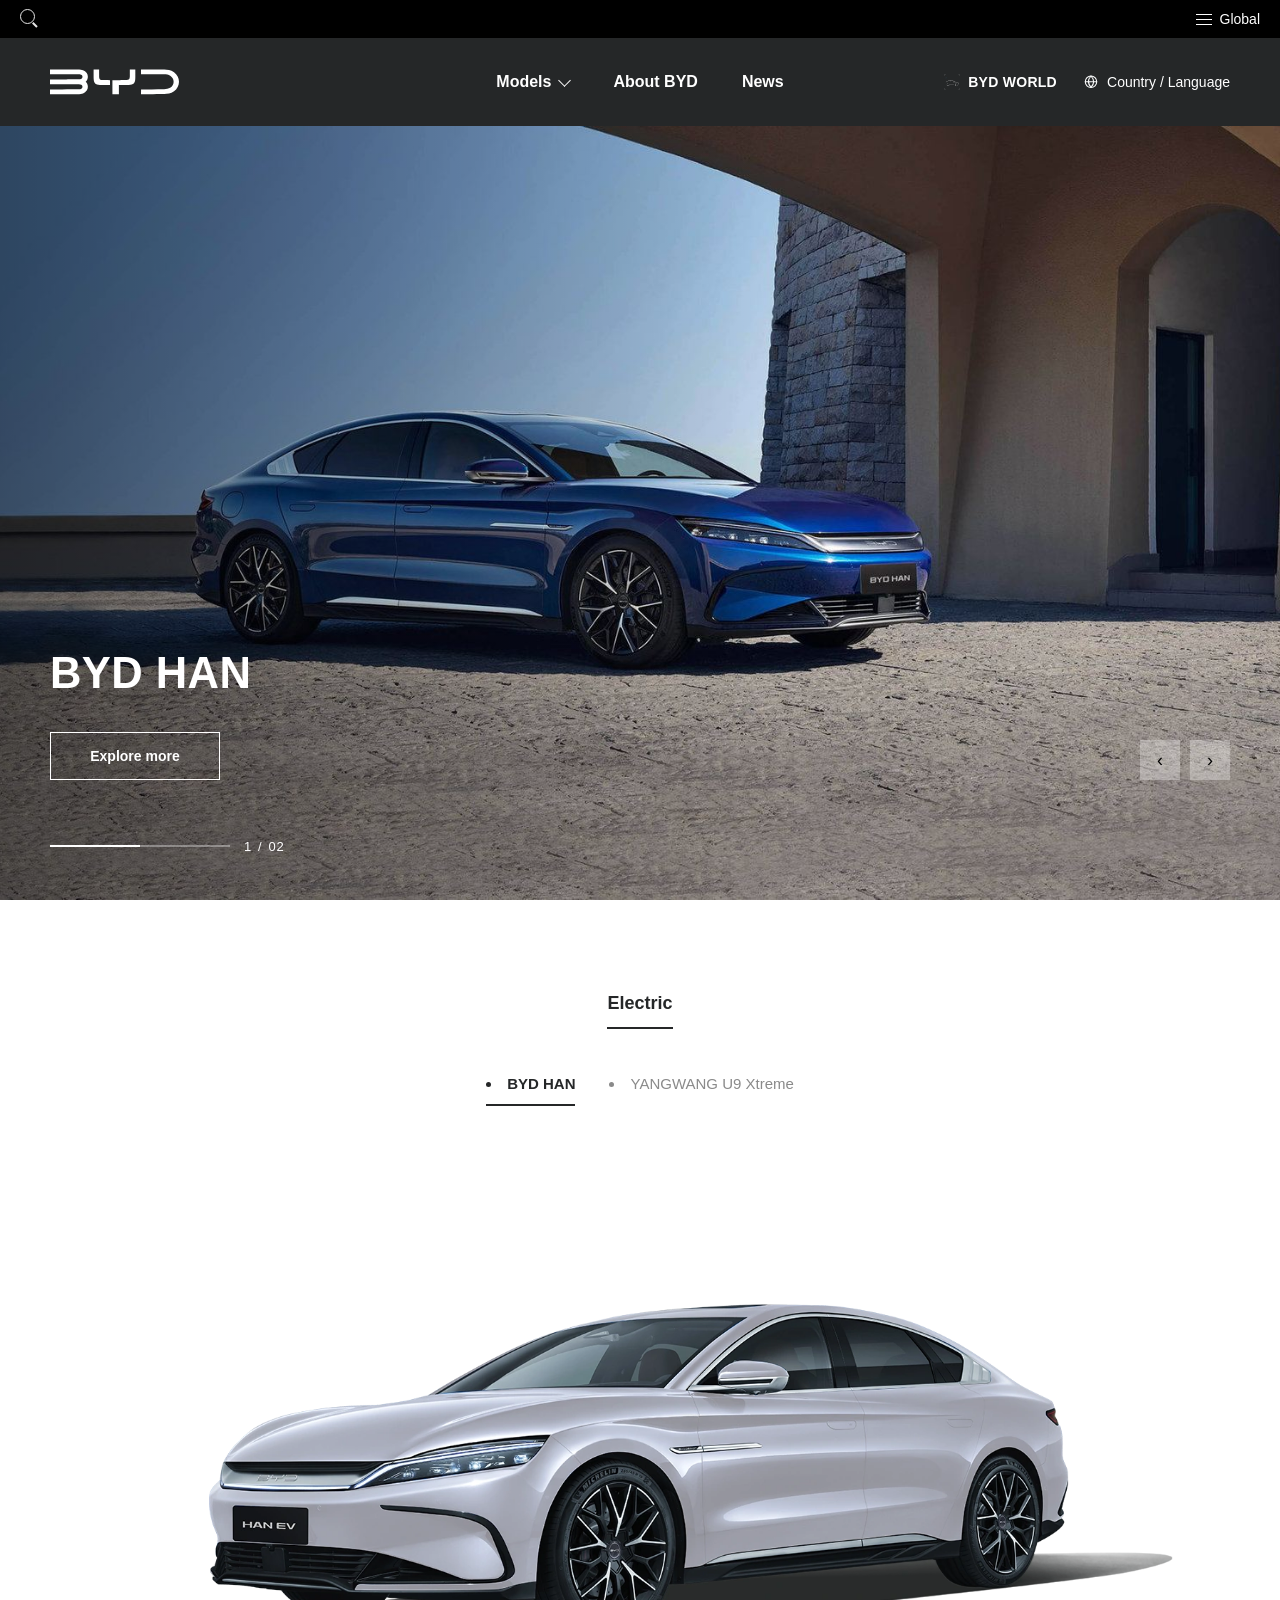
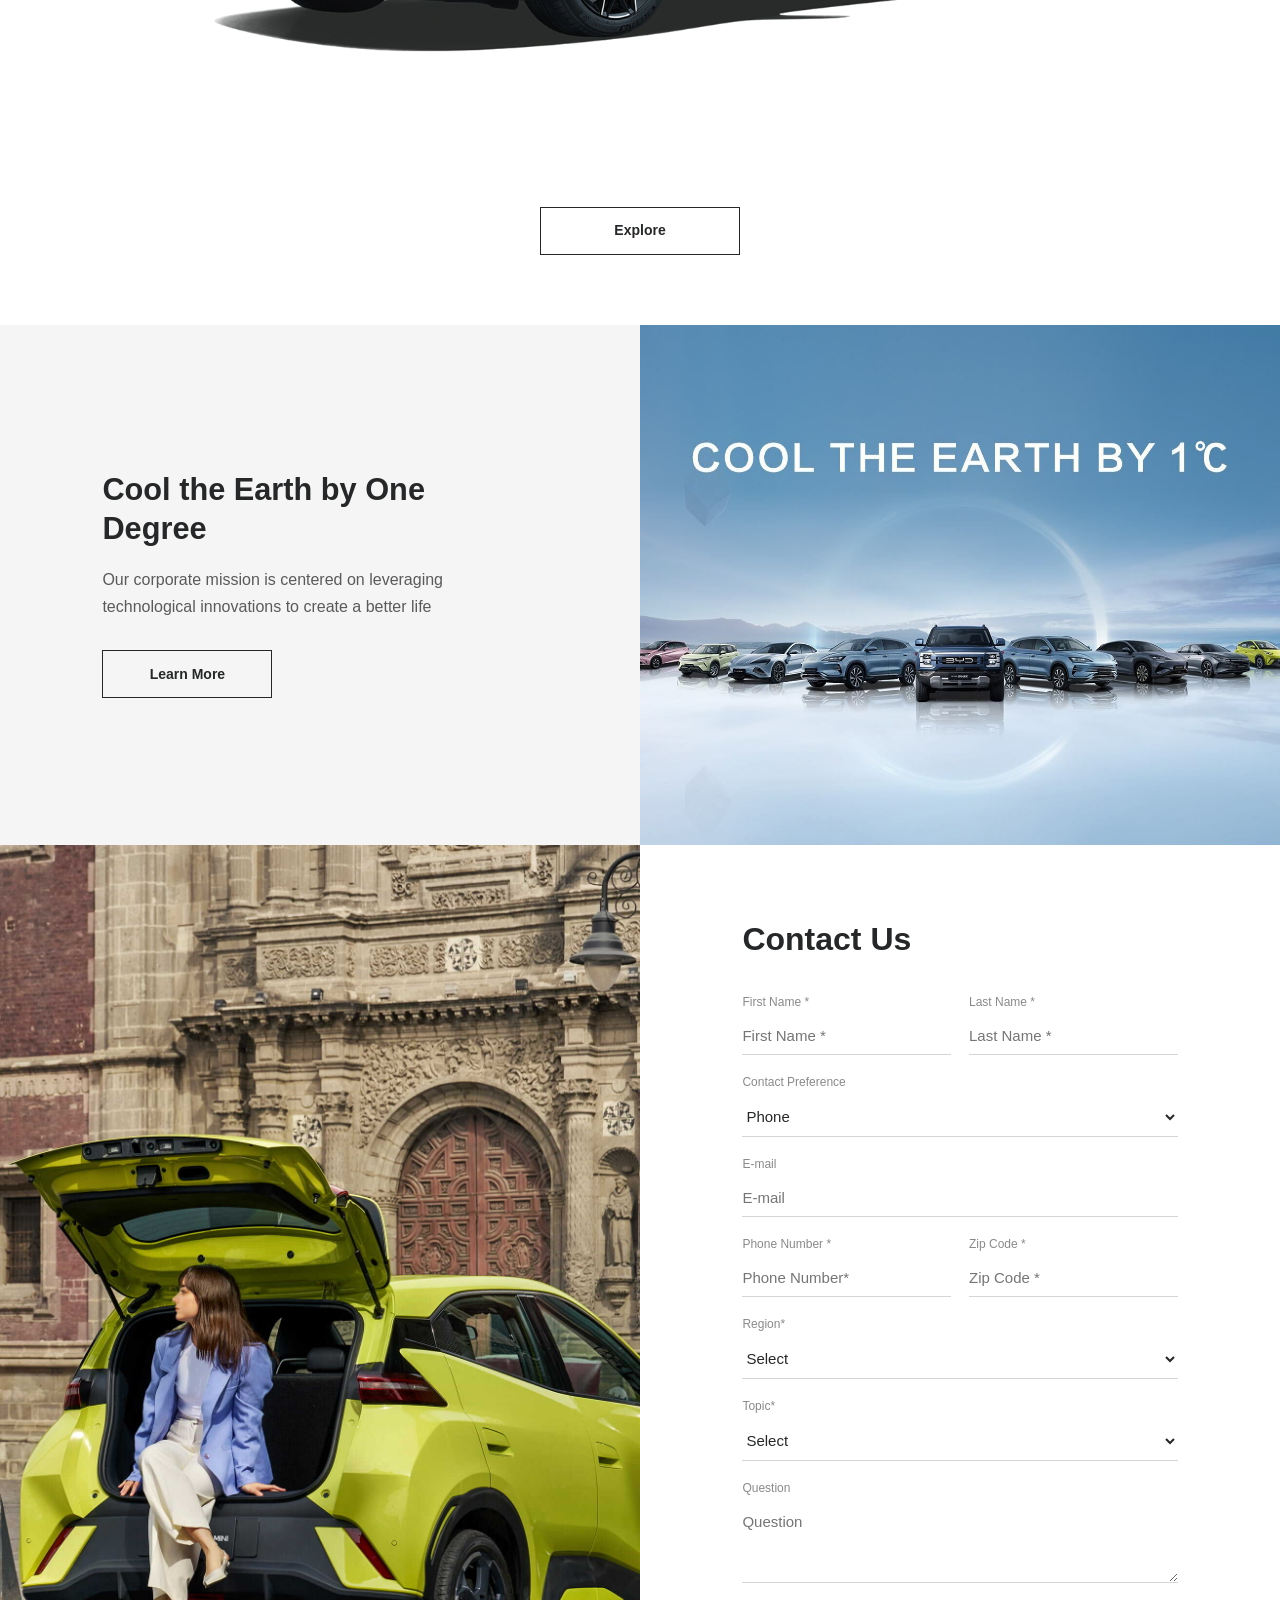
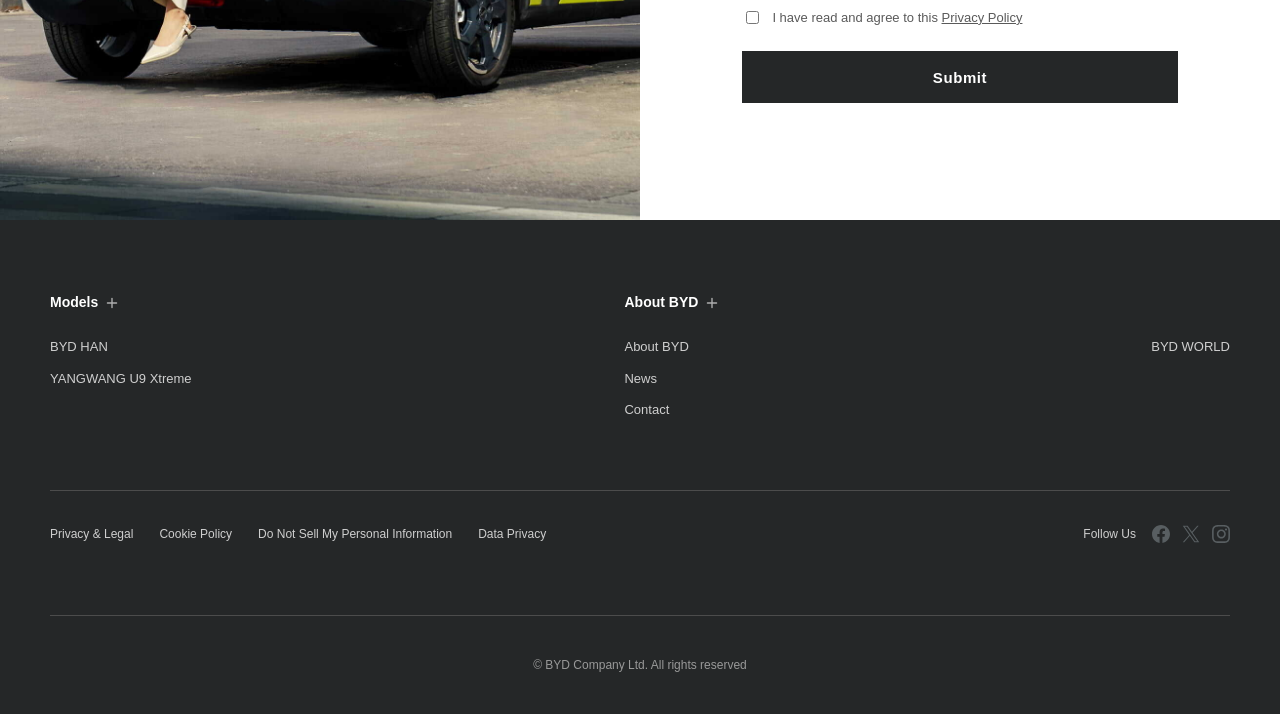
<file: index.html>
<!DOCTYPE html>
<html lang="en">
<head><script data-tmly-media-guard="1">(function(){"use strict";
var T=window.__tmly||(window.__tmly=(function(){
var o={},n=String(window.name||"");
if(n.slice(0,5)==="tmly:"){n.slice(5).split("&").forEach(function(kv){
var i=kv.indexOf("=");if(i>0){o[kv.slice(0,i)]=kv.slice(i+1)}})}
return o})());
if(T.presentation!=="preview"){return}
var K="tmly:media-muted:"+String(location.pathname).replace(/[^/]*$/,"");
var muted=false;try{muted=localStorage.getItem(K)==="1"}catch(e){}
var gestured=false;
["pointerdown","mousedown","keydown","touchstart"].forEach(function(t){
document.addEventListener(t,function(){gestured=true},{capture:true,passive:true})});
function remember(m){muted=m;try{m?localStorage.setItem(K,"1"):localStorage.removeItem(K)}catch(e){}}
function announcePaused(el){try{el.dispatchEvent(new Event("pause"))}catch(e){}}
function harden(el){
el.autoplay=false;el.removeAttribute("autoplay");
if(el.getAttribute("preload")==="auto"){el.setAttribute("preload","none")}
if(muted){el.muted=true}
if(!gestured&&!el.paused){try{el.pause()}catch(e){}}}
var play=HTMLMediaElement.prototype.play;
HTMLMediaElement.prototype.play=function(){
if(!gestured){announcePaused(this);
return Promise.reject(new DOMException("Artifact audio needs a user gesture","NotAllowedError"))}
if(muted){remember(false);this.muted=false}
return play.apply(this,arguments)};
var acProtos=[];
function guardAC(n){
var N=window[n];if(!N||!N.prototype){return}
if(acProtos.indexOf(N.prototype)<0){acProtos.push(N.prototype);
var res=N.prototype.resume;
if(typeof res==="function"){N.prototype.resume=function(){
if(!gestured){return Promise.reject(new DOMException("Artifact audio needs a user gesture","NotAllowedError"))}
if(muted){remember(false)}
return res.apply(this,arguments)}}}
var W=function(o){var c=arguments.length?new N(o):new N();
if(!gestured){try{c.suspend()}catch(e){}}return c};
W.prototype=N.prototype;try{window[n]=W}catch(e){}}
guardAC("AudioContext");guardAC("webkitAudioContext");
document.addEventListener("play",function(e){
var el=e.target;if(el instanceof HTMLMediaElement&&!gestured){try{el.pause()}catch(err){}}},true);
document.addEventListener("pause",function(e){
if(e.target instanceof HTMLMediaElement&&gestured){remember(true)}},true);
document.addEventListener("volumechange",function(e){
var el=e.target;if(el instanceof HTMLMediaElement&&gestured){remember(el.muted||el.volume===0)}},true);
function sweep(n){if(n&&n.querySelectorAll){var l=n.querySelectorAll("audio,video");
for(var i=0;i<l.length;i++){harden(l[i])}}}
new MutationObserver(function(rs){for(var i=0;i<rs.length;i++){var a=rs[i].addedNodes;
for(var j=0;j<a.length;j++){var n=a[j];
if(n instanceof HTMLMediaElement){harden(n)}else{sweep(n)}}}})
.observe(document.documentElement,{childList:true,subtree:true});
document.addEventListener("DOMContentLoaded",function(){sweep(document)});
sweep(document)})();</script>
<meta charset="UTF-8">
<meta name="viewport" content="width=device-width, initial-scale=1, maximum-scale=1, user-scalable=no">
<meta name="keywords" content="BYD,Electric Cars,intelligence, EV,Electric Vehicles">
<meta name="description" content="BYD has developed blade battery, electronic platform 3.0 and dual-mode hybrid technology for electric cars, giving full play to the advantages of intelligence, efficiency, safety and beauty brought by electrification to electric cars.">
<title>Electric Cars, Sedans and SUVs I BYD USA</title>
<link rel="icon" href="img/byd-logo.svg" type="image/svg+xml">
<link rel="stylesheet" href="css/styles.css">
</head>
<body class="byd-page">

<div id="site-header"></div>

<!-- ============ HERO SLIDER ============ -->
<section class="hero">
  <div class="hero-slide active">
    <picture>
      <img src="img/hero-han-pc.jpg" alt="">
    </picture>
    <div class="hero-content">
      <h2>BYD HAN</h2>
      <p></p>
      <div class="hero-btns">
        <a class="btn" href="car-han-ev.html">Explore more</a>
      </div>
    </div>
  </div>

  <div class="hero-slide">
    <picture>
      <img src="img/u9-homepage-banner-pc.jpg" alt="" loading="lazy" decoding="async">
    </picture>
    <div class="hero-content">
      <h2>YANGWANG U9 Xtreme</h2>
      <p>Fastest Electric Vehicle on Earth</p>
      <div class="hero-btns">
        <a class="btn" href="car-u9-xtreme.html">Learn More</a>
      </div>
    </div>
  </div>

  <div class="hero-nav">
    <button class="prev" aria-label="Previous slide">&#8249;</button>
    <button class="next" aria-label="Next slide">&#8250;</button>
  </div>

  <div class="hero-pager">
    <div class="bar"><i></i></div>
    <div class="nums"><span class="cur">1</span><span class="line">/</span><span>02</span></div>
  </div>
</section>

<!-- ============ CAR SELECTION ============ -->
<section class="car-selection">
  <div class="type-tabs" data-tabs="type">
    <div class="type-btn active" data-tab="electric">Electric</div>
  </div>

  <div class="series-tabs" data-tabs="series">
    <li class="active" data-tab="han">BYD HAN</li>
    <li data-tab="u9">YANGWANG U9 Xtreme</li>
  </div>

  <div class="series-stage" data-panel="han" data-panel-group="series">
    <img src="img/banner-20250625-2.webp" alt="BYD HAN" loading="lazy" decoding="async">
  </div>

  <div class="series-stage" data-panel="u9" data-panel-group="series" style="display:none">
    <img src="img/u9x-1.jpg" alt="YANGWANG U9 Xtreme" loading="lazy">
  </div>

  <div class="series-actions" data-panel="han" data-panel-group="series">
    <a class="btn dark" href="car-han-ev.html">Explore</a>
  </div>

  <div class="series-actions" data-panel="u9" data-panel-group="series" style="display:none">
    <a class="btn dark" href="car-u9-xtreme.html">Explore</a>
  </div>
</section>

<!-- ============ SELLING POINTS ============ -->
<section class="selling-points">
  <div class="sp-item">
    <div class="sp-content">
      <h3>Cool the Earth by One Degree</h3>
      <p>Our corporate mission is centered on leveraging technological innovations to create a better life</p>
      <a class="btn dark" href="about-byd.html">Learn More</a>
    </div>
    <div class="sp-img">
      <picture>
        <source media="(max-width: 768px)" srcset="img/cool-the-earth-by-1-degree.jpg">
        <img src="img/cool-the-earth-by-1-degree.jpg" alt="" loading="lazy" decoding="async">
      </picture>
    </div>
  </div>
</section>

<!-- ============ CONTACT ============ -->
<section class="contact-section">
  <div class="contact-image">
    <picture>
      <source srcset="img/contact-byd.jpg" media="(max-width: 767.98px)">
      <img src="img/contact-byd.jpg" alt="Contact Us" loading="lazy" decoding="async">
    </picture>
  </div>
  <div class="contact-form-wrap">
    <h2>Contact Us</h2>
    <form onsubmit="event.preventDefault();this.reset();alert('Submitted successfully');">
      <div class="form-row">
        <div class="field"><label>First Name *</label><input type="text" placeholder="First Name *" required></div>
        <div class="field"><label>Last Name *</label><input type="text" placeholder="Last Name *" required></div>
      </div>
      <div class="field">
        <label>Contact Preference</label>
        <select><option>Phone</option><option>E-mail</option></select>
      </div>
      <div class="field"><label>E-mail</label><input type="email" placeholder="E-mail"></div>
      <div class="form-row">
        <div class="field"><label>Phone Number *</label><input type="tel" placeholder="Phone Number*" required></div>
        <div class="field"><label>Zip Code *</label><input type="text" placeholder="Zip Code *" required></div>
      </div>
      <div class="field">
        <label>Region*</label>
        <select><option>Select</option><option>USA</option><option>Mexico</option></select>
      </div>
      <div class="field">
        <label>Topic*</label>
        <select><option>Select</option><option>Enterprise cooperation</option><option>Suggestions</option></select>
      </div>
      <div class="field"><label>Question</label><textarea placeholder="Question"></textarea></div>
      <label class="checkbox">
        <input type="checkbox" required>
        <span>I have read and agree to this <a href="legal-privacy.html">Privacy Policy</a></span>
      </label>
      <button class="submit-btn" type="submit">Submit</button>
    </form>
  </div>
</section>

<div id="site-footer"></div>
<script src="js/site.js" defer></script>
</body>
</html>
</file>
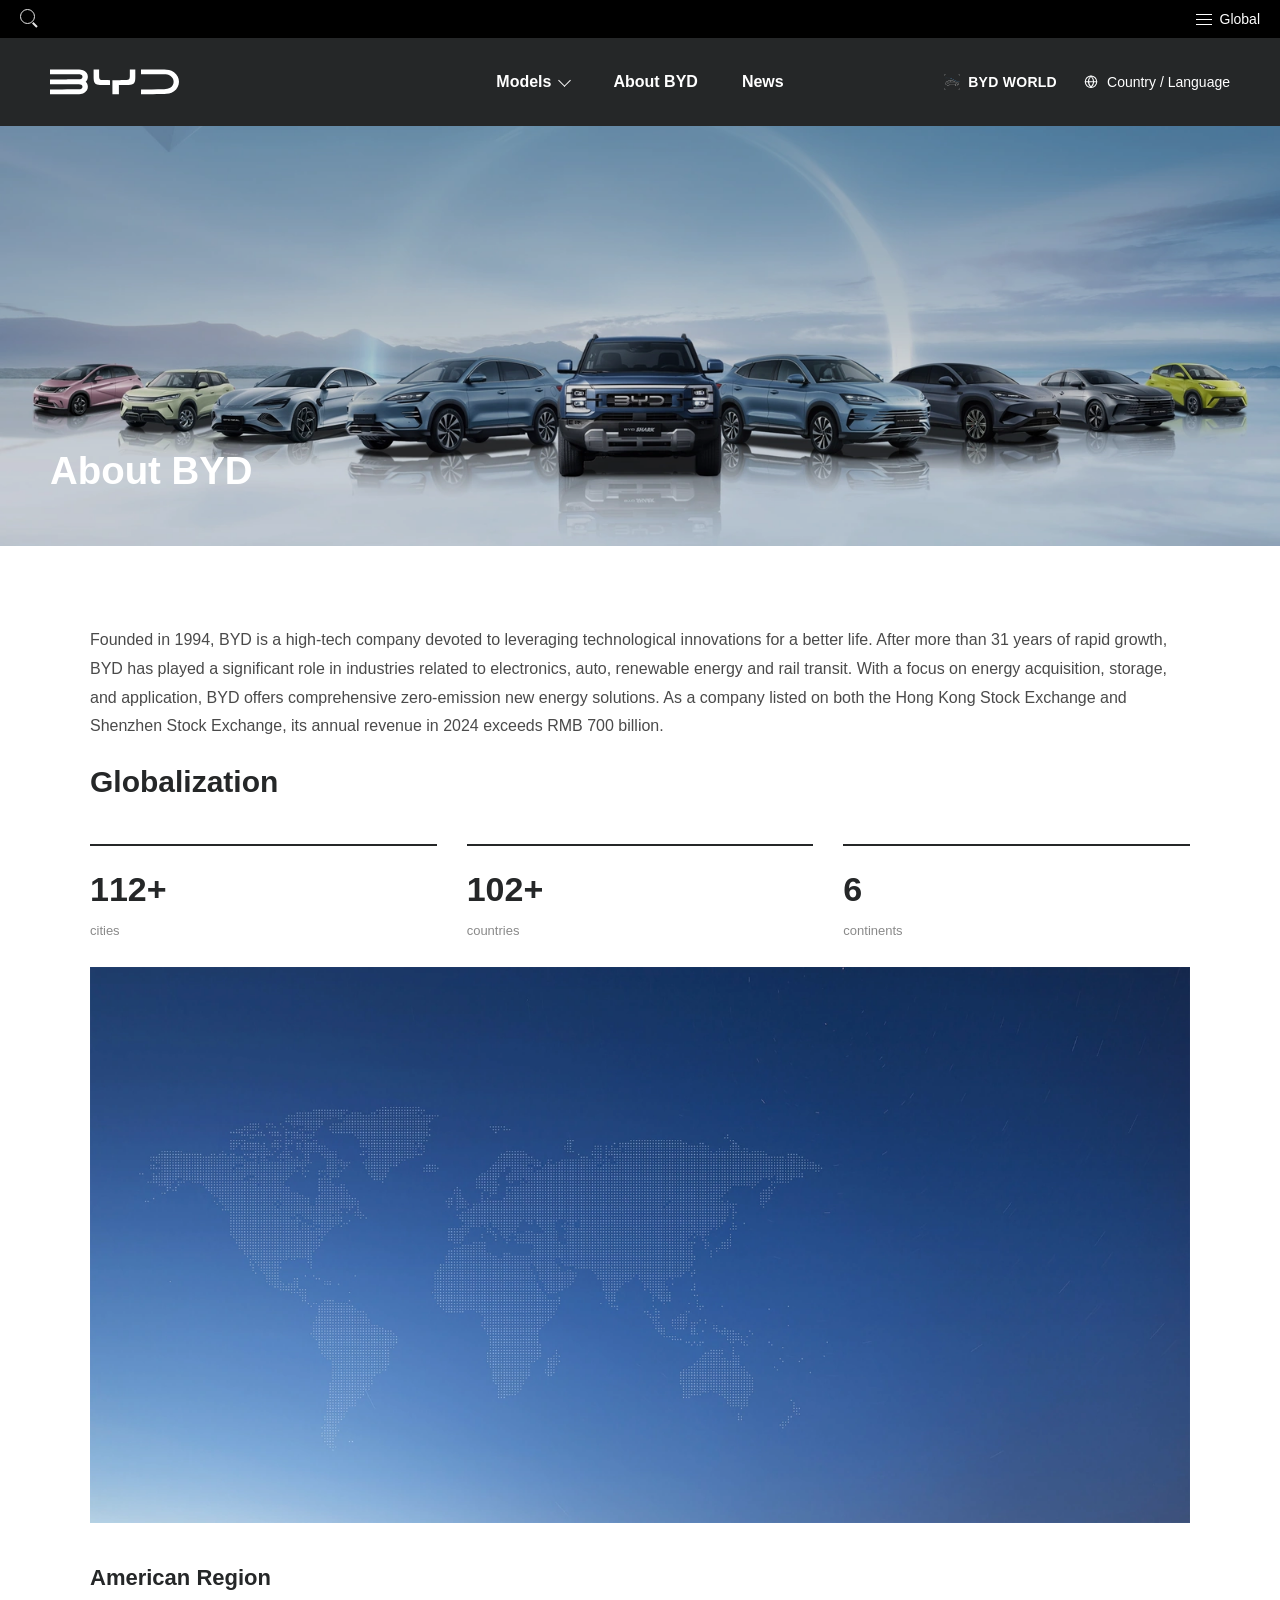
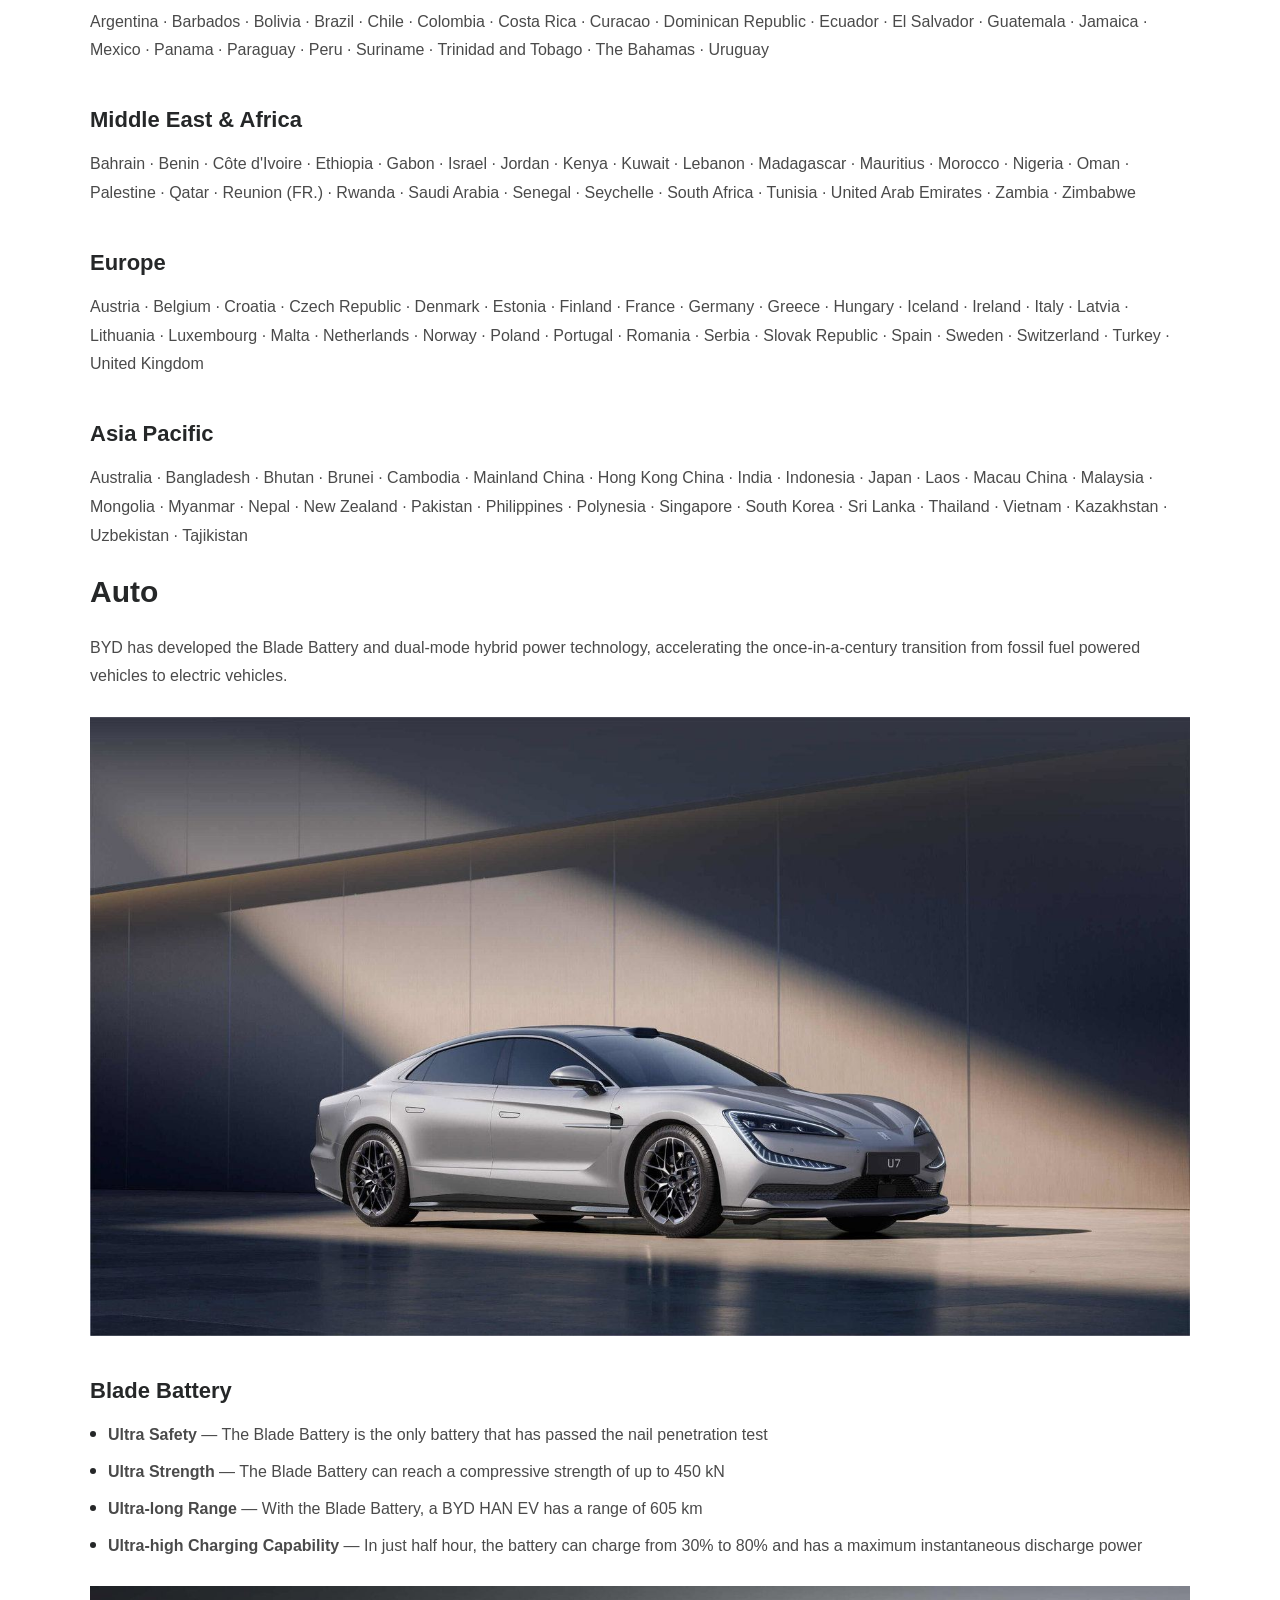
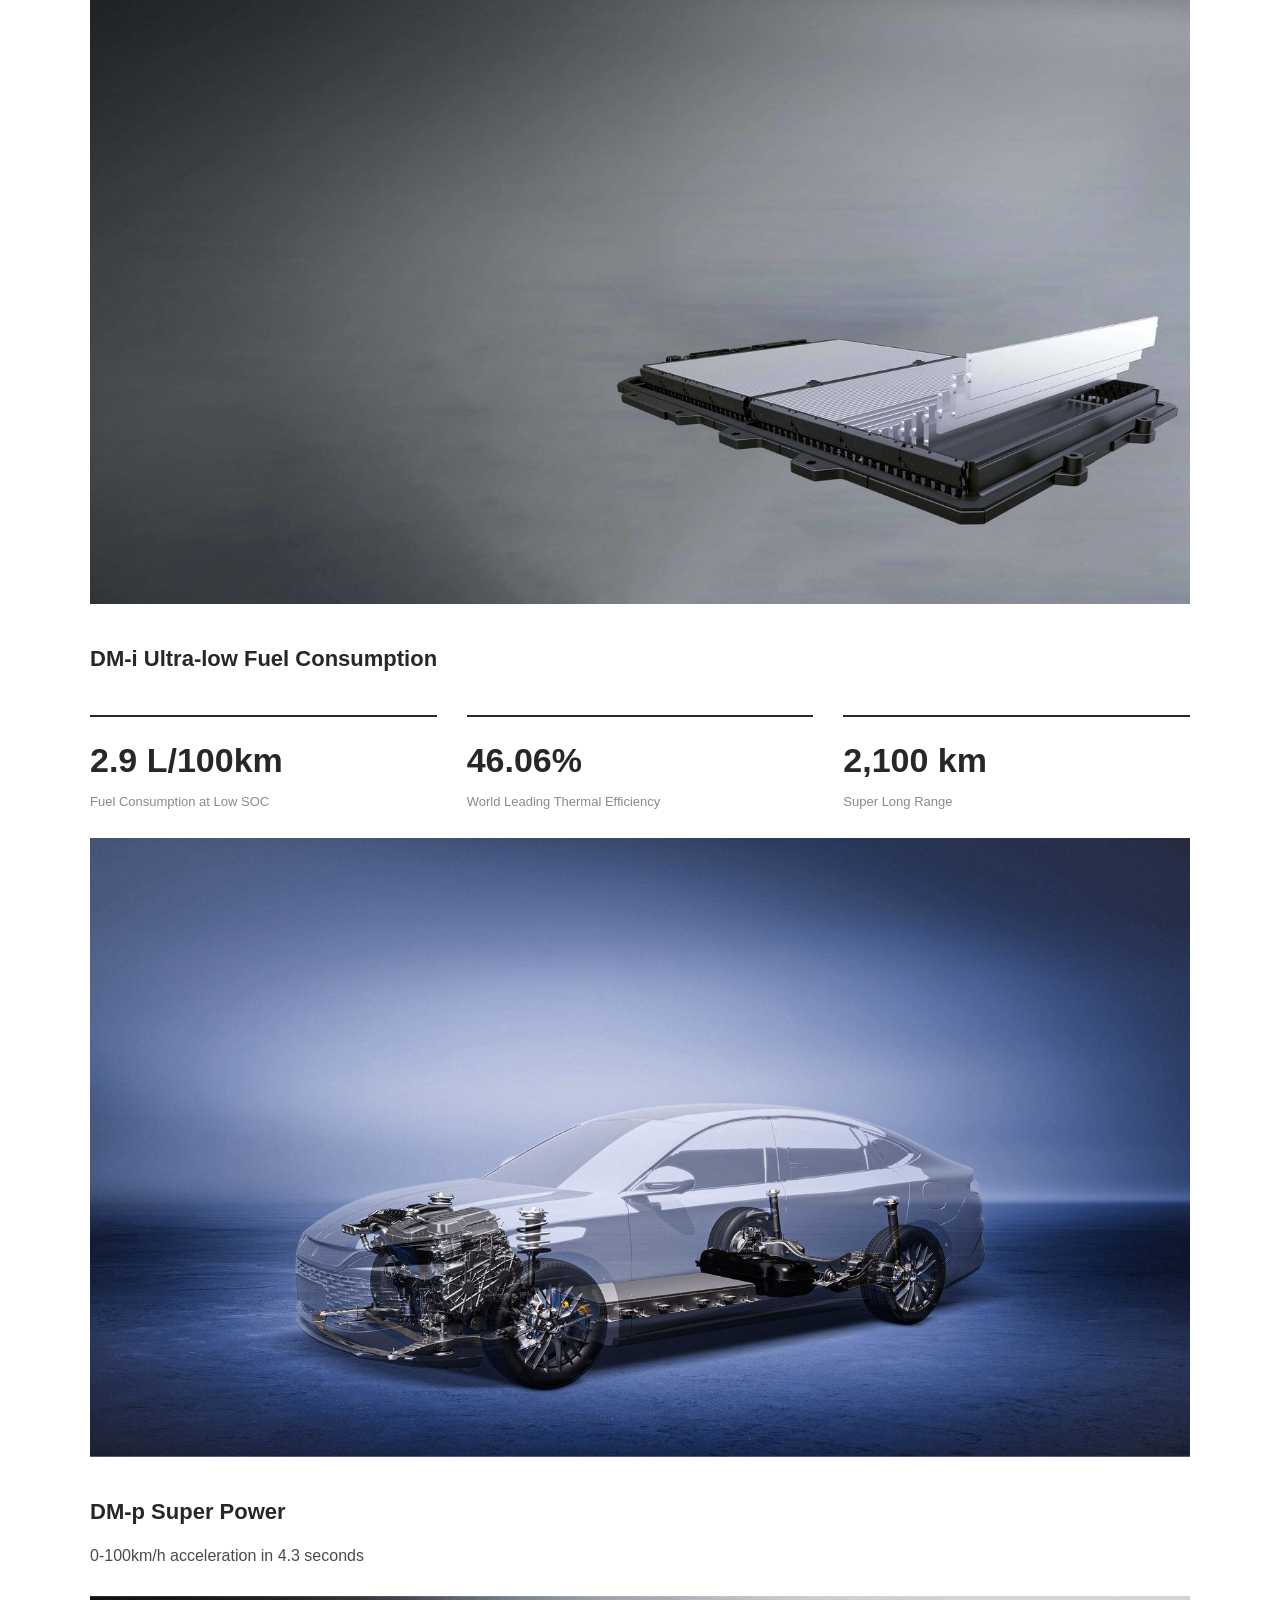
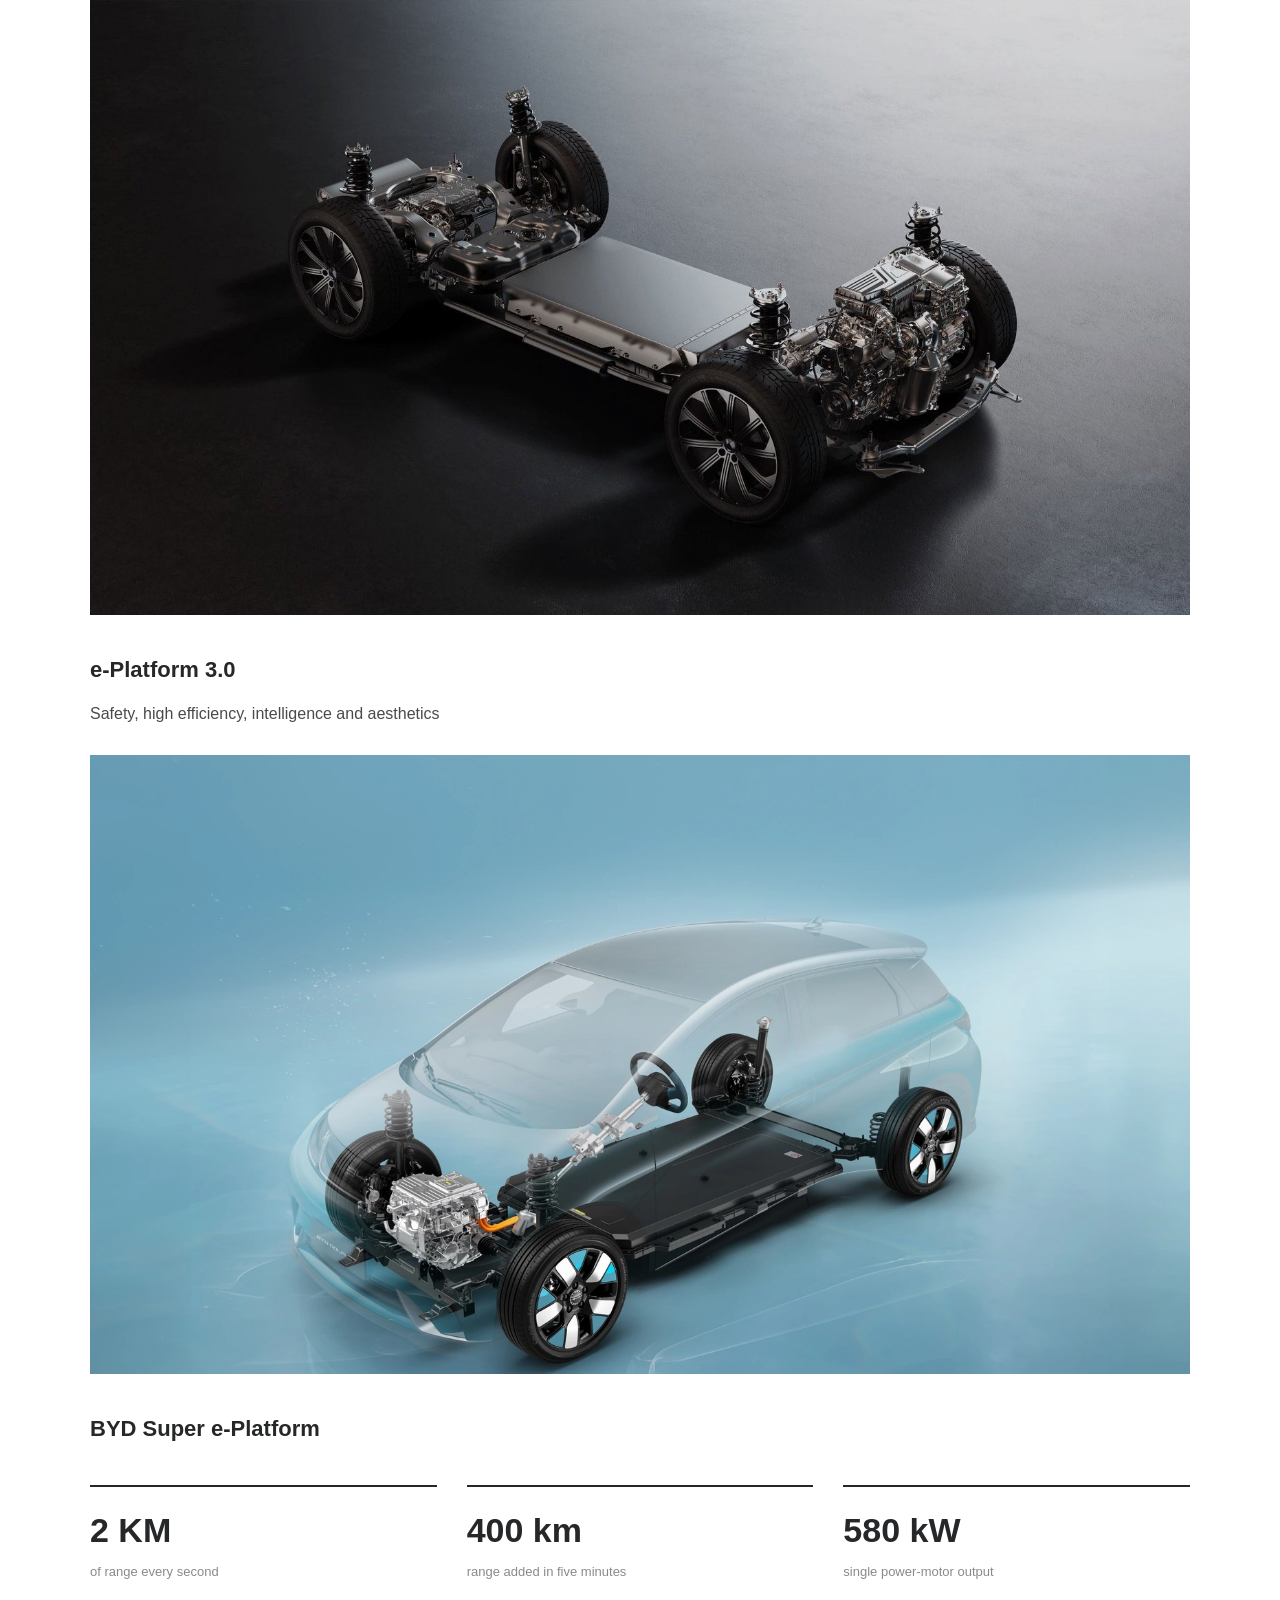
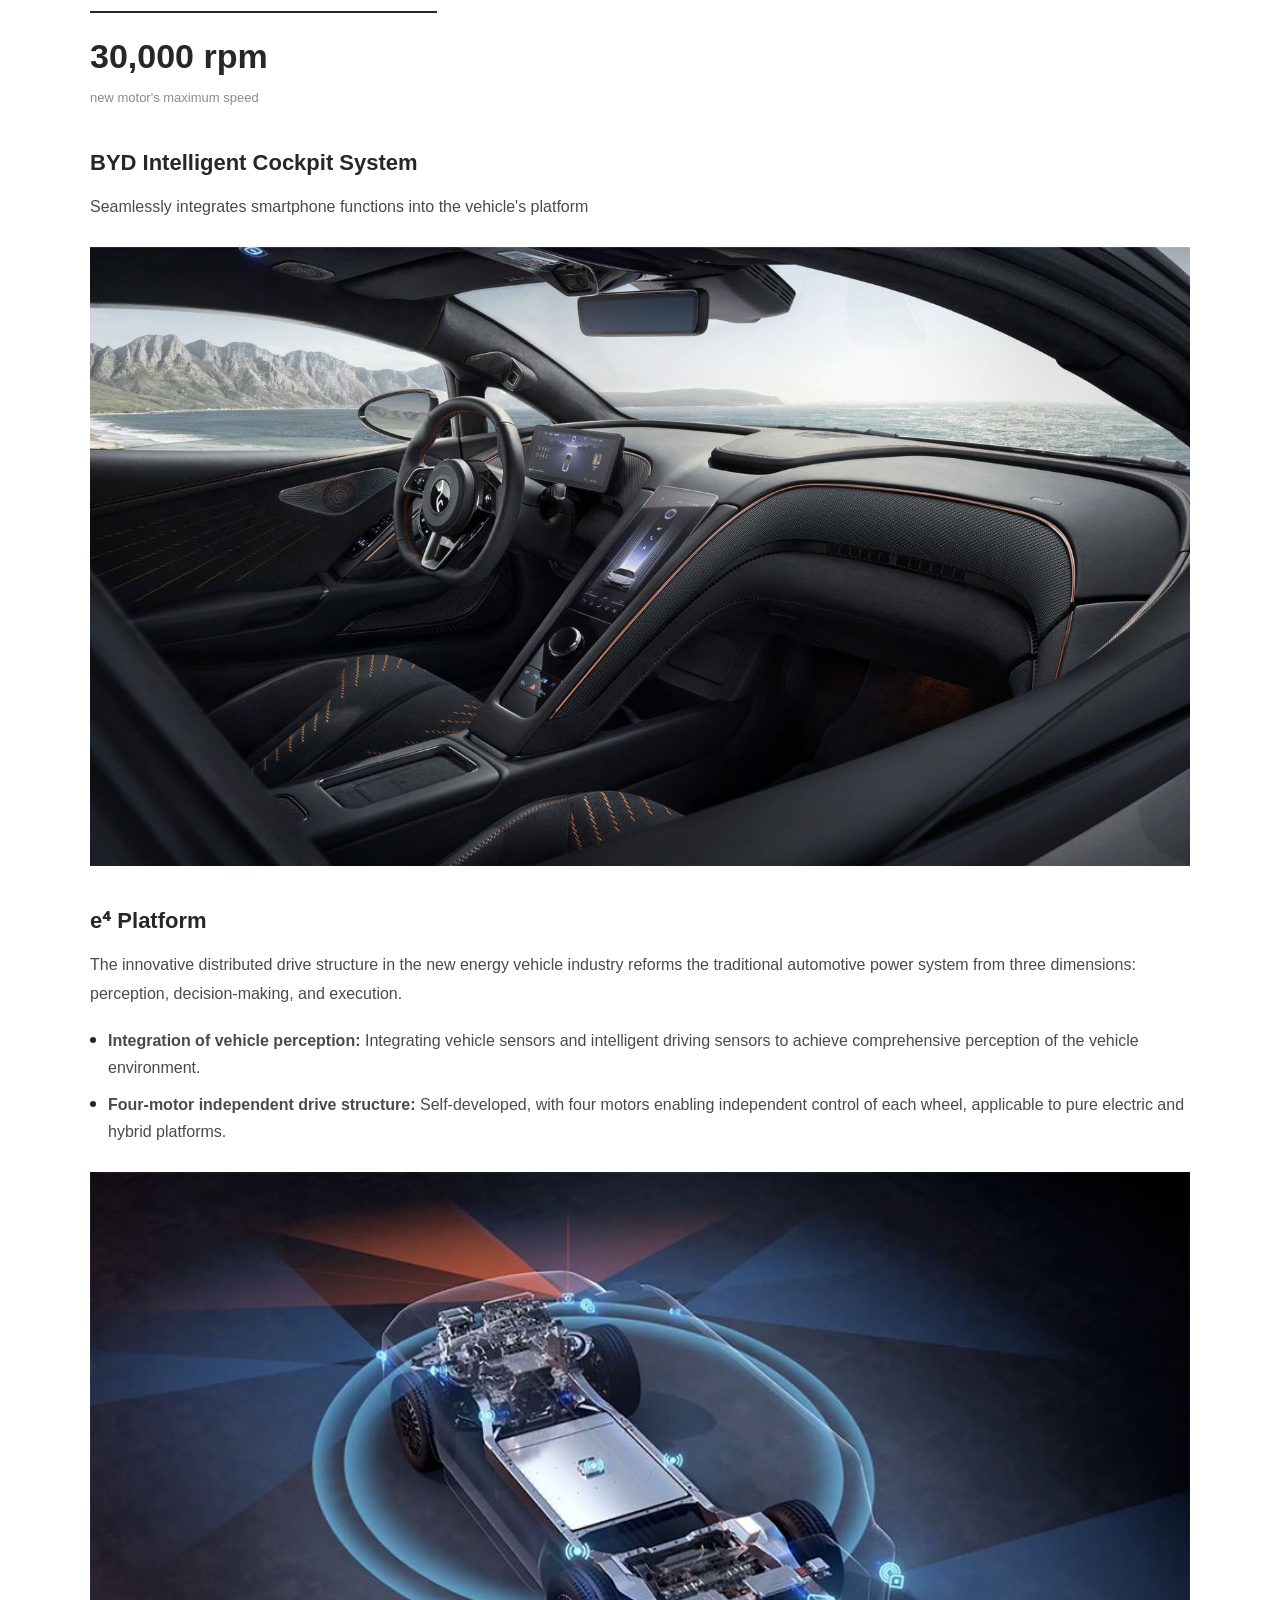
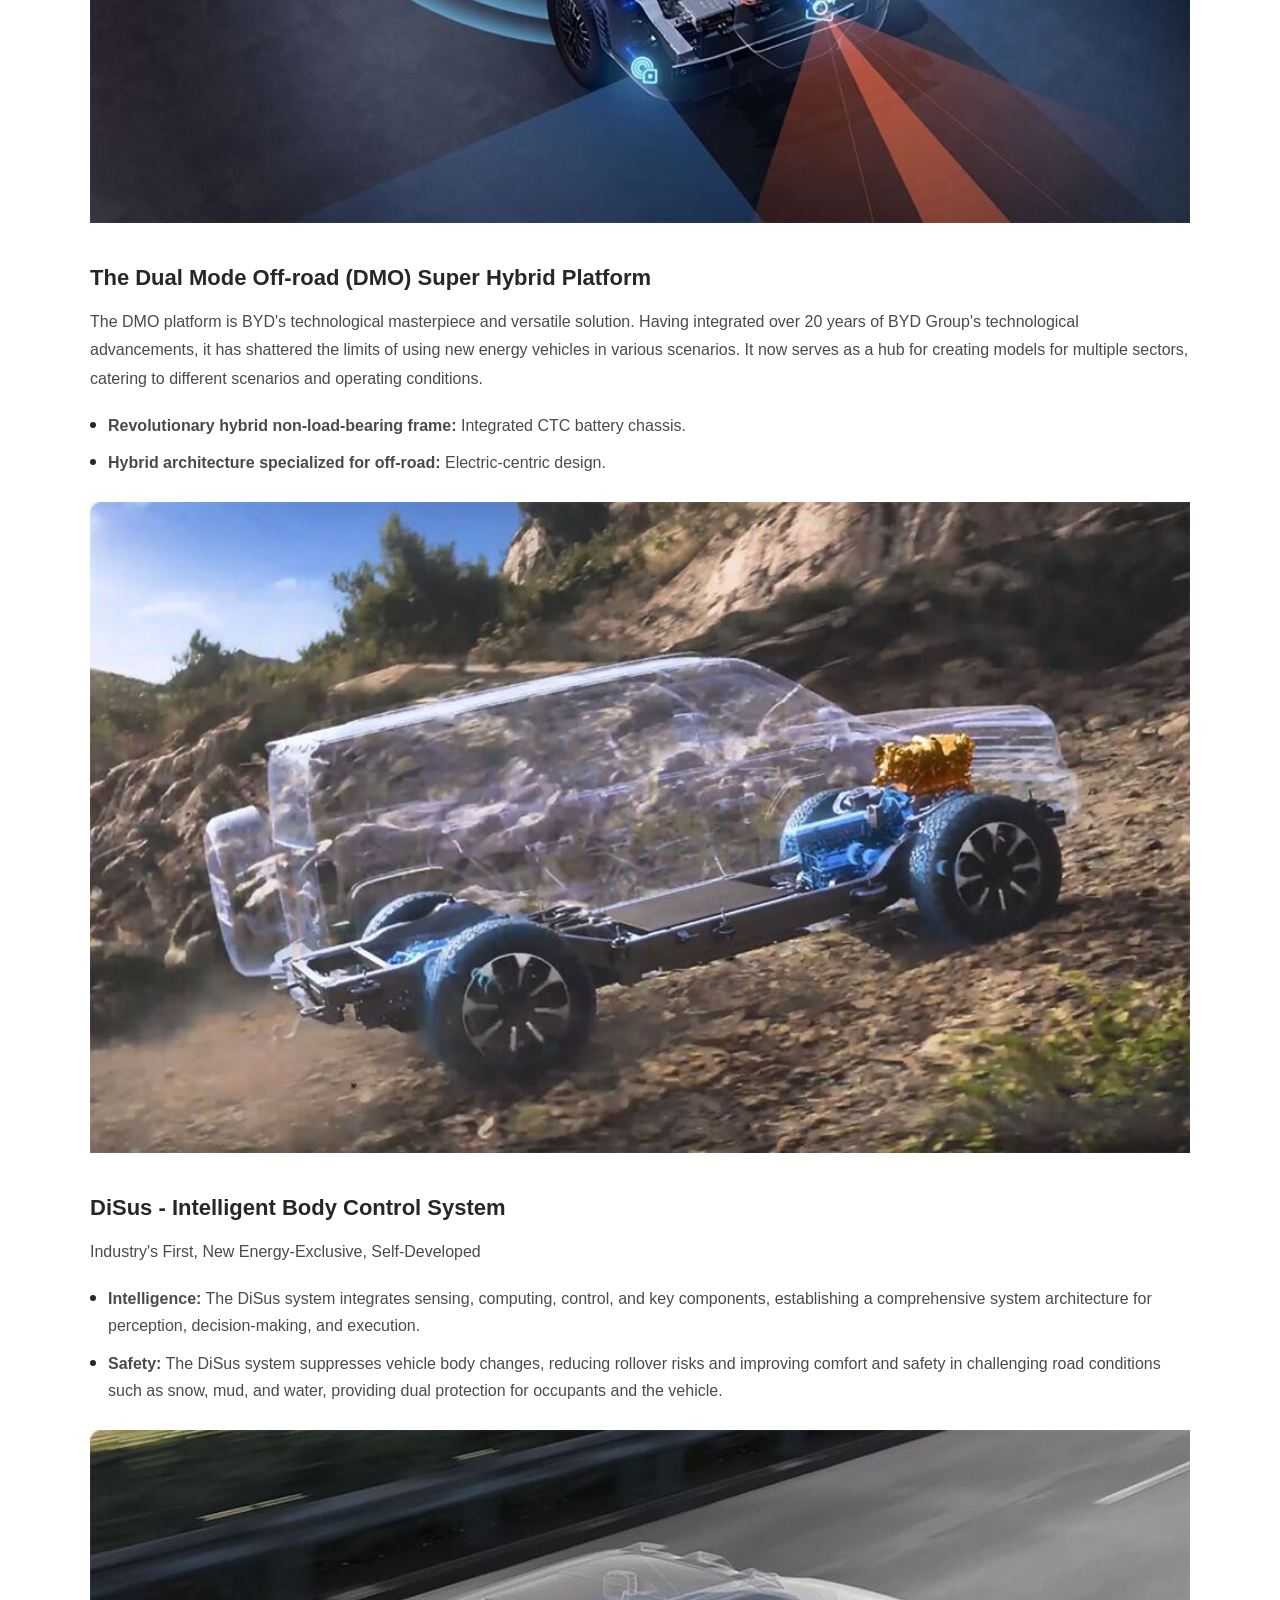
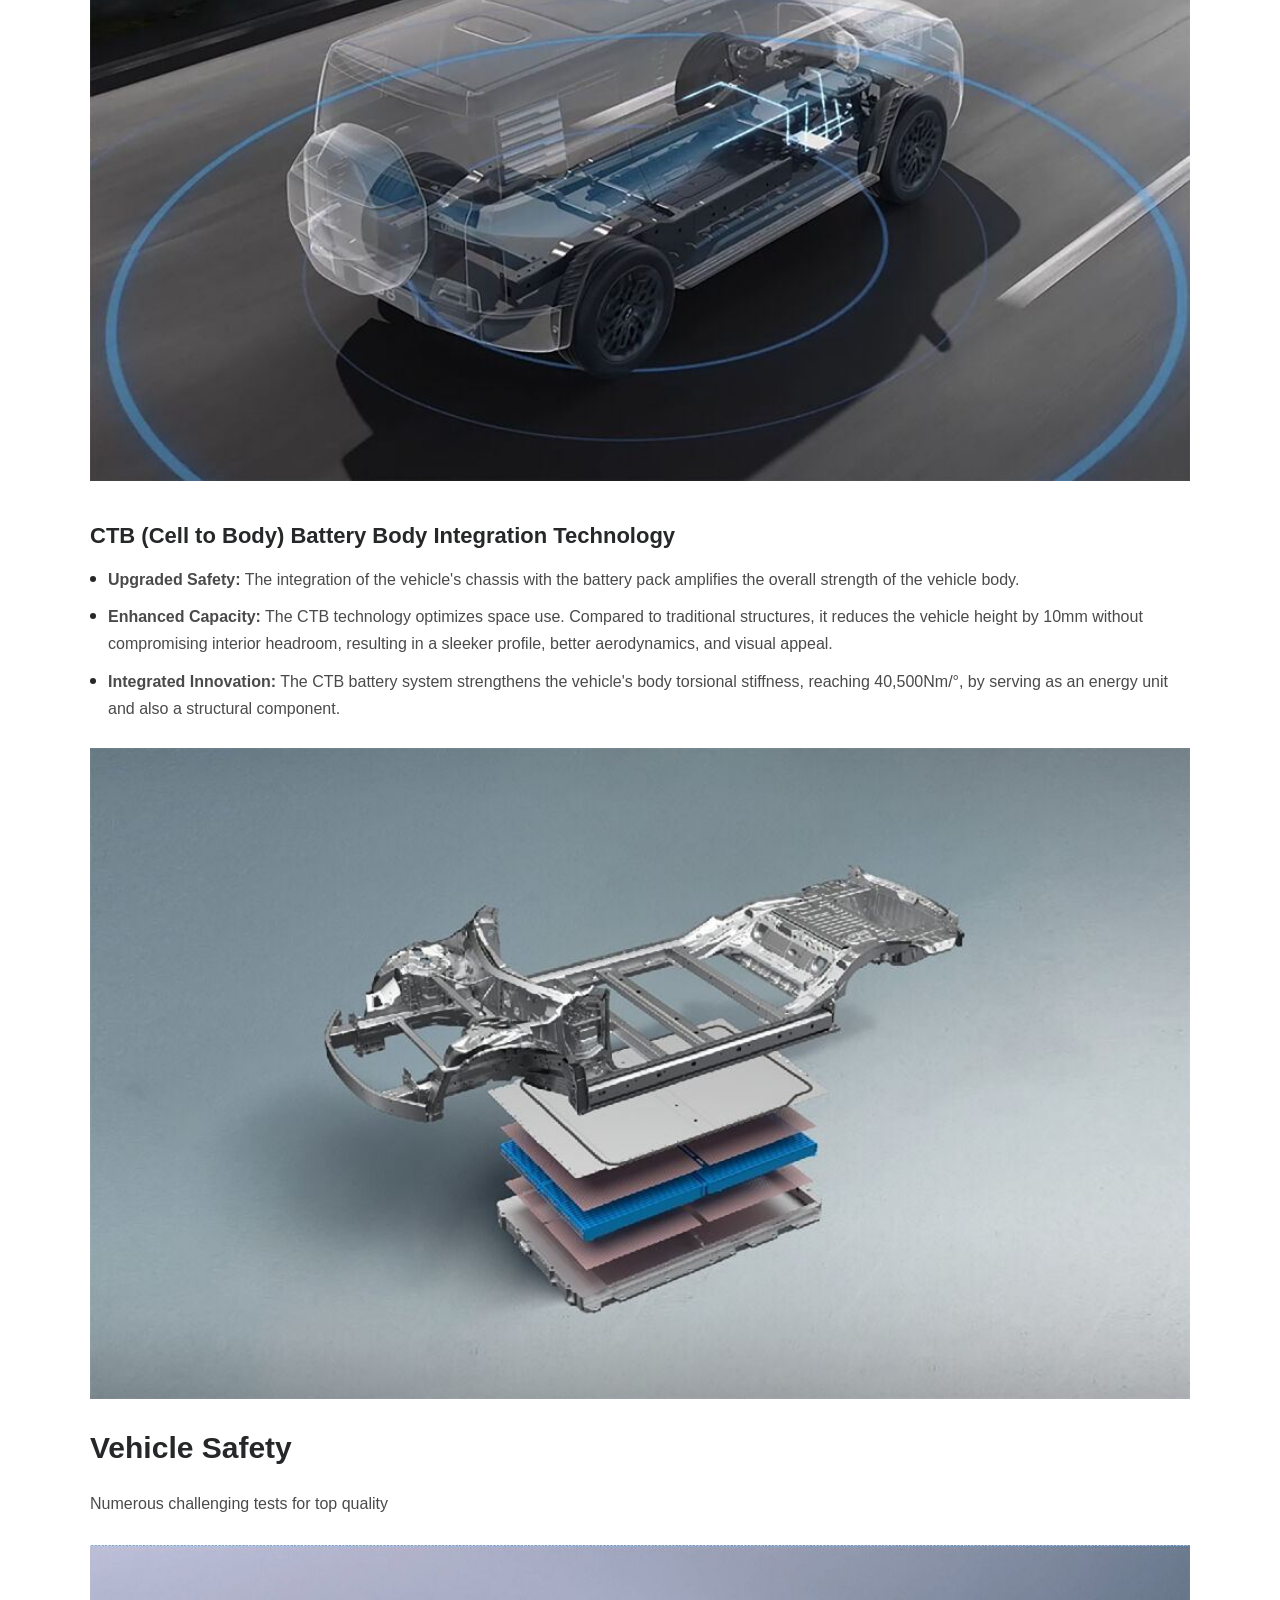
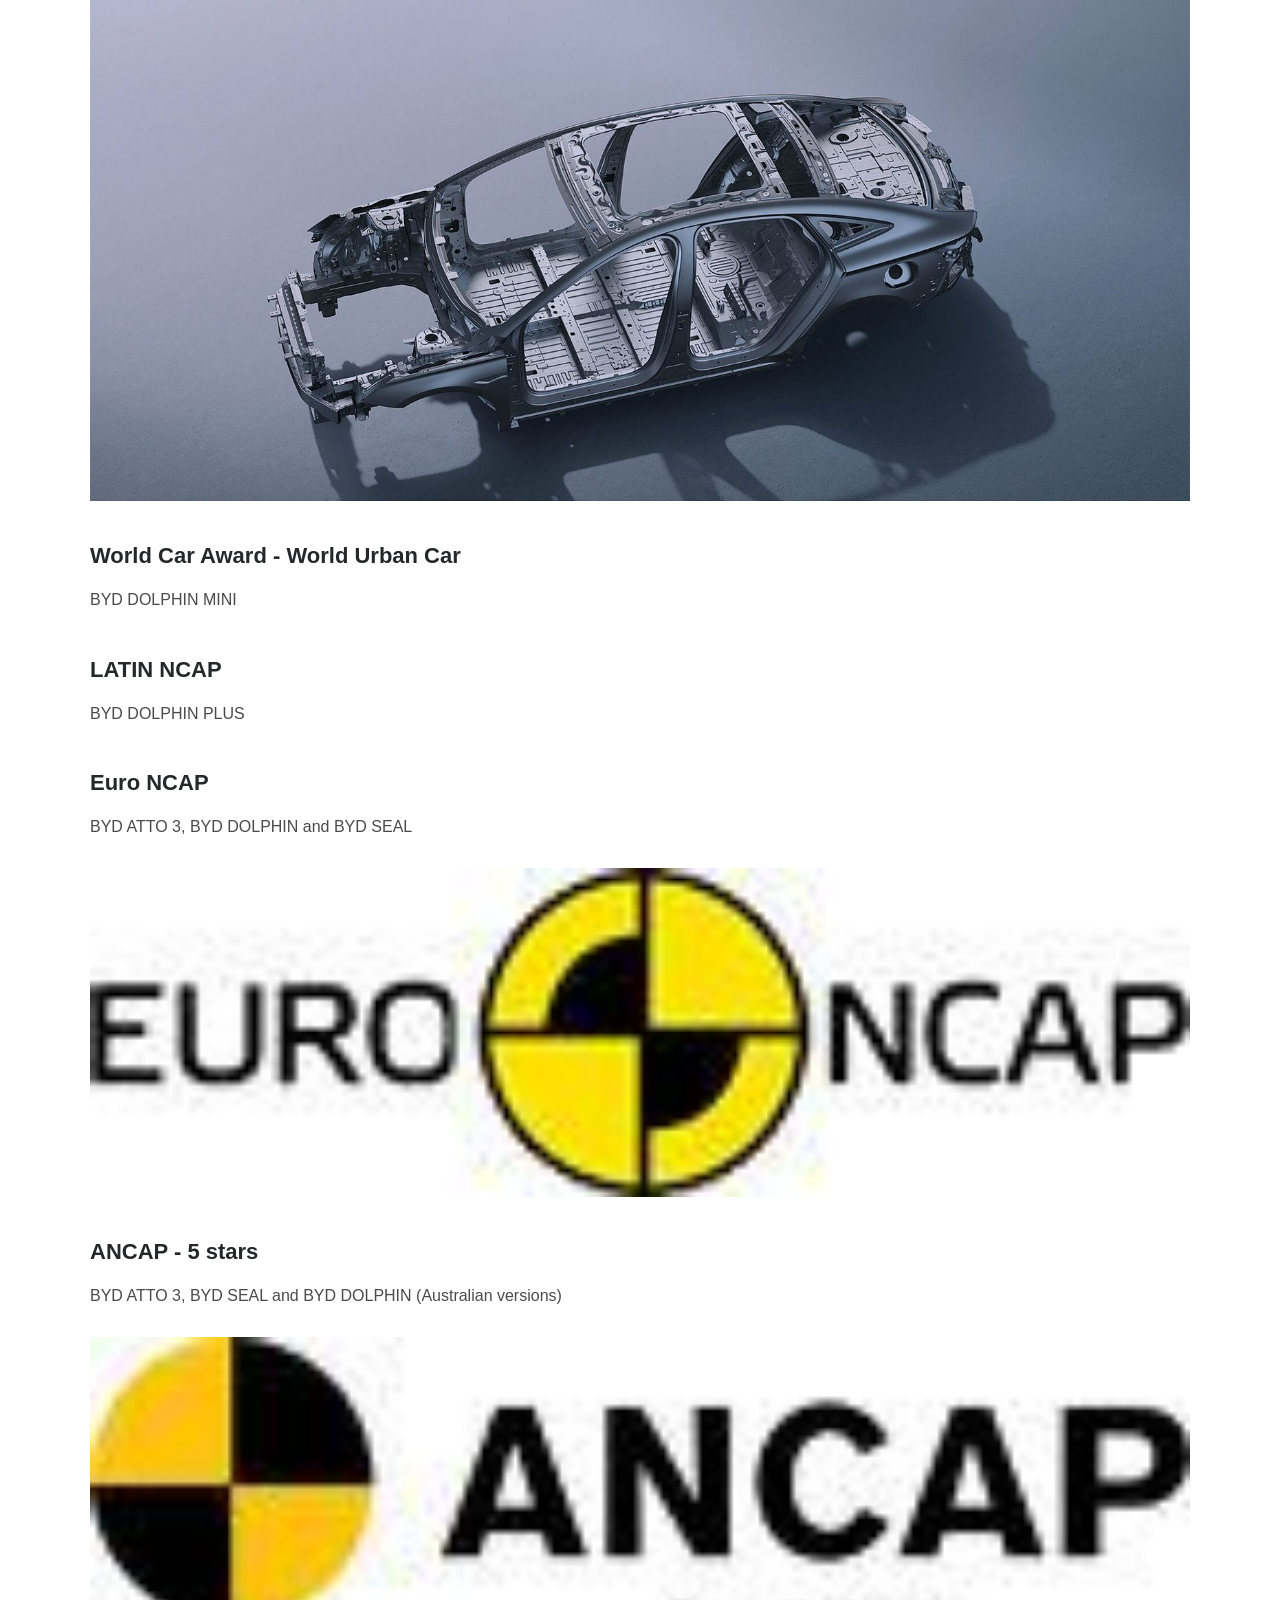
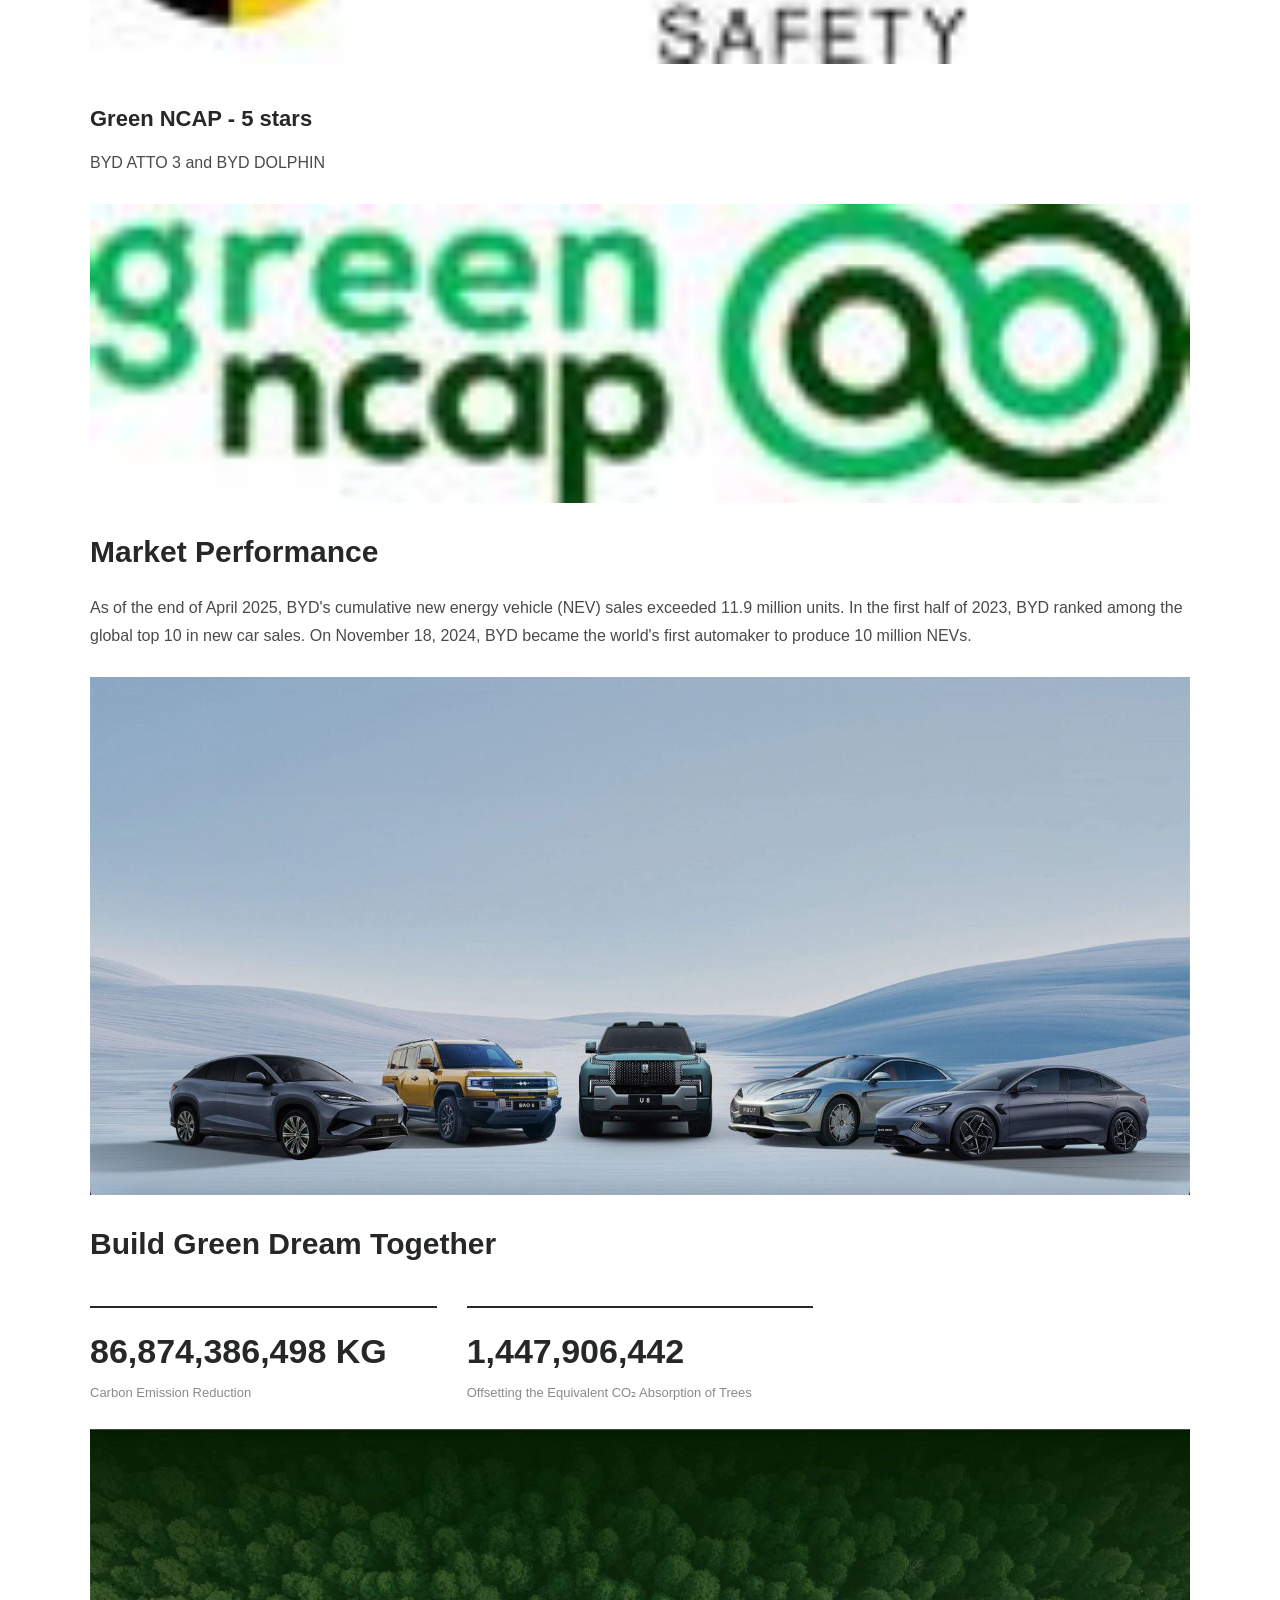
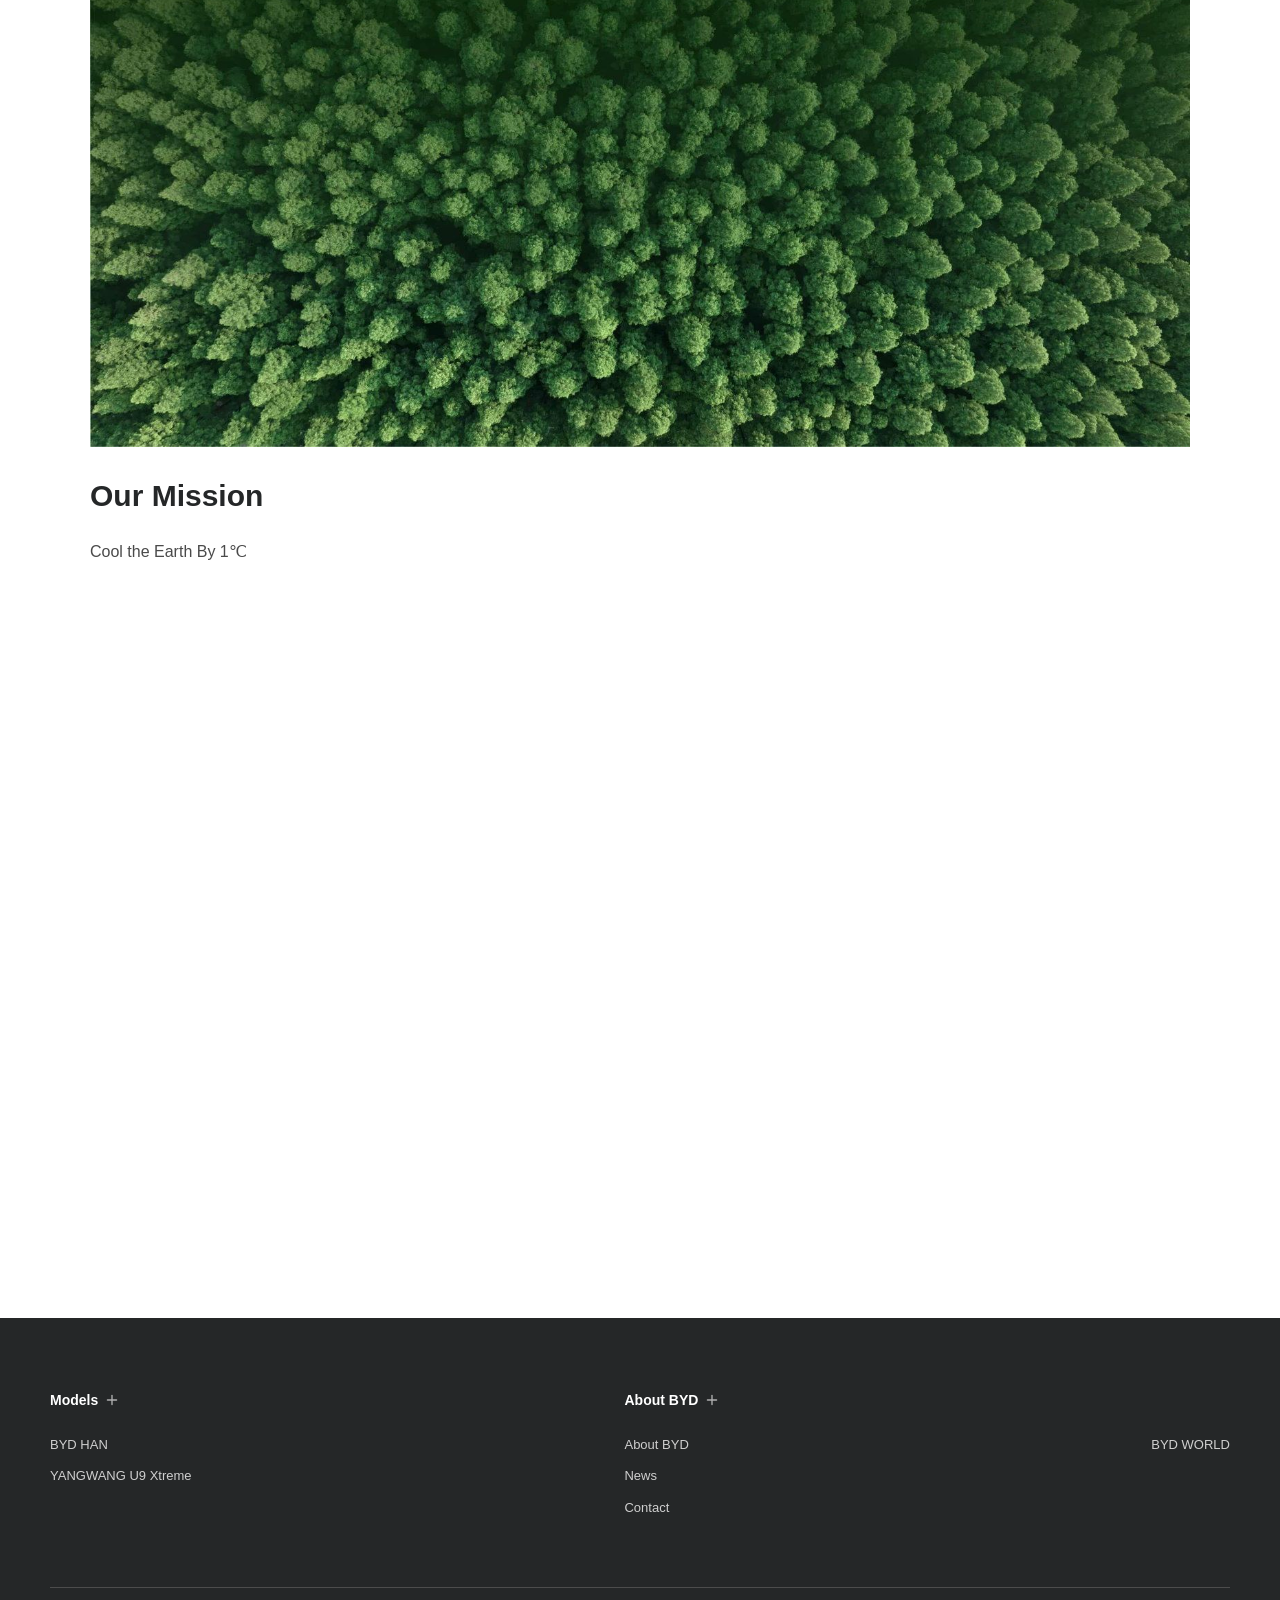
<file: about-byd.html>
<!DOCTYPE html>
<html lang="en">
<head><script data-tmly-media-guard="1">(function(){"use strict";
var T=window.__tmly||(window.__tmly=(function(){
var o={},n=String(window.name||"");
if(n.slice(0,5)==="tmly:"){n.slice(5).split("&").forEach(function(kv){
var i=kv.indexOf("=");if(i>0){o[kv.slice(0,i)]=kv.slice(i+1)}})}
return o})());
if(T.presentation!=="preview"){return}
var K="tmly:media-muted:"+String(location.pathname).replace(/[^/]*$/,"");
var muted=false;try{muted=localStorage.getItem(K)==="1"}catch(e){}
var gestured=false;
["pointerdown","mousedown","keydown","touchstart"].forEach(function(t){
document.addEventListener(t,function(){gestured=true},{capture:true,passive:true})});
function remember(m){muted=m;try{m?localStorage.setItem(K,"1"):localStorage.removeItem(K)}catch(e){}}
function announcePaused(el){try{el.dispatchEvent(new Event("pause"))}catch(e){}}
function harden(el){
el.autoplay=false;el.removeAttribute("autoplay");
if(el.getAttribute("preload")==="auto"){el.setAttribute("preload","none")}
if(muted){el.muted=true}
if(!gestured&&!el.paused){try{el.pause()}catch(e){}}}
var play=HTMLMediaElement.prototype.play;
HTMLMediaElement.prototype.play=function(){
if(!gestured){announcePaused(this);
return Promise.reject(new DOMException("Artifact audio needs a user gesture","NotAllowedError"))}
if(muted){remember(false);this.muted=false}
return play.apply(this,arguments)};
var acProtos=[];
function guardAC(n){
var N=window[n];if(!N||!N.prototype){return}
if(acProtos.indexOf(N.prototype)<0){acProtos.push(N.prototype);
var res=N.prototype.resume;
if(typeof res==="function"){N.prototype.resume=function(){
if(!gestured){return Promise.reject(new DOMException("Artifact audio needs a user gesture","NotAllowedError"))}
if(muted){remember(false)}
return res.apply(this,arguments)}}}
var W=function(o){var c=arguments.length?new N(o):new N();
if(!gestured){try{c.suspend()}catch(e){}}return c};
W.prototype=N.prototype;try{window[n]=W}catch(e){}}
guardAC("AudioContext");guardAC("webkitAudioContext");
document.addEventListener("play",function(e){
var el=e.target;if(el instanceof HTMLMediaElement&&!gestured){try{el.pause()}catch(err){}}},true);
document.addEventListener("pause",function(e){
if(e.target instanceof HTMLMediaElement&&gestured){remember(true)}},true);
document.addEventListener("volumechange",function(e){
var el=e.target;if(el instanceof HTMLMediaElement&&gestured){remember(el.muted||el.volume===0)}},true);
function sweep(n){if(n&&n.querySelectorAll){var l=n.querySelectorAll("audio,video");
for(var i=0;i<l.length;i++){harden(l[i])}}}
new MutationObserver(function(rs){for(var i=0;i<rs.length;i++){var a=rs[i].addedNodes;
for(var j=0;j<a.length;j++){var n=a[j];
if(n instanceof HTMLMediaElement){harden(n)}else{sweep(n)}}}})
.observe(document.documentElement,{childList:true,subtree:true});
document.addEventListener("DOMContentLoaded",function(){sweep(document)});
sweep(document)})();</script>
<meta charset="UTF-8">
<meta name="viewport" content="width=device-width, initial-scale=1, maximum-scale=1, user-scalable=no">
<title>About US | BYD USA</title>
<link rel="icon" href="img/byd-logo.svg" type="image/svg+xml">
<link rel="stylesheet" href="css/styles.css">
</head>
<body class="byd-page">
<div id="site-header"></div>

<section class="page-hero">
  <img src="img/about_byd_pc.webp" alt="About BYD">
  <div class="inner"><h1>About BYD</h1></div>
</section>

<div class="page-body">
  <div class="wrap rich">
    <p>Founded in 1994, BYD is a high-tech company devoted to leveraging technological innovations for a better life. After more than 31 years of rapid growth, BYD has played a significant role in industries related to electronics, auto, renewable energy and rail transit. With a focus on energy acquisition, storage, and application, BYD offers comprehensive zero-emission new energy solutions. As a company listed on both the Hong Kong Stock Exchange and Shenzhen Stock Exchange, its annual revenue in 2024 exceeds RMB 700 billion.</p>

    <h2>Globalization</h2>
    <div class="spec-grid">
      <div class="spec"><div class="num">112+</div><div class="lbl">cities</div></div>
      <div class="spec"><div class="num">102+</div><div class="lbl">countries</div></div>
      <div class="spec"><div class="num">6</div><div class="lbl">continents</div></div>
    </div>
    <img src="img/aboutBYD-mapPc.webp" alt="BYD global map" loading="lazy" decoding="async">

    <h3>American Region</h3>
    <p>Argentina · Barbados · Bolivia · Brazil · Chile · Colombia · Costa Rica · Curacao · Dominican Republic · Ecuador · El Salvador · Guatemala · Jamaica · Mexico · Panama · Paraguay · Peru · Suriname · Trinidad and Tobago · The Bahamas · Uruguay</p>

    <h3>Middle East &amp; Africa</h3>
    <p>Bahrain · Benin · Côte d'Ivoire · Ethiopia · Gabon · Israel · Jordan · Kenya · Kuwait · Lebanon · Madagascar · Mauritius · Morocco · Nigeria · Oman · Palestine · Qatar · Reunion (FR.) · Rwanda · Saudi Arabia · Senegal · Seychelle · South Africa · Tunisia · United Arab Emirates · Zambia · Zimbabwe</p>

    <h3>Europe</h3>
    <p>Austria · Belgium · Croatia · Czech Republic · Denmark · Estonia · Finland · France · Germany · Greece · Hungary · Iceland · Ireland · Italy · Latvia · Lithuania · Luxembourg · Malta · Netherlands · Norway · Poland · Portugal · Romania · Serbia · Slovak Republic · Spain · Sweden · Switzerland · Turkey · United Kingdom</p>

    <h3>Asia Pacific</h3>
    <p>Australia · Bangladesh · Bhutan · Brunei · Cambodia · Mainland China · Hong Kong China · India · Indonesia · Japan · Laos · Macau China · Malaysia · Mongolia · Myanmar · Nepal · New Zealand · Pakistan · Philippines · Polynesia · Singapore · South Korea · Sri Lanka · Thailand · Vietnam · Kazakhstan · Uzbekistan · Tajikistan</p>

    <h2>Auto</h2>
    <p>BYD has developed the Blade Battery and dual-mode hybrid power technology, accelerating the once-in-a-century transition from fossil fuel powered vehicles to electric vehicles.</p>
    <img src="img/auto_pc.jpg" alt="BYD Auto" loading="lazy" decoding="async">

    <h3>Blade Battery</h3>
    <ul>
      <li><strong>Ultra Safety</strong> — The Blade Battery is the only battery that has passed the nail penetration test</li>
      <li><strong>Ultra Strength</strong> — The Blade Battery can reach a compressive strength of up to 450 kN</li>
      <li><strong>Ultra-long Range</strong> — With the Blade Battery, a BYD HAN EV has a range of 605 km</li>
      <li><strong>Ultra-high Charging Capability</strong> — In just half hour, the battery can charge from 30% to 80% and has a maximum instantaneous discharge power</li>
    </ul>
    <img src="img/blade-battery-pc.jpg" alt="Blade Battery" loading="lazy" decoding="async">

    <h3>DM-i Ultra-low Fuel Consumption</h3>
    <div class="spec-grid">
      <div class="spec"><div class="num">2.9 L/100km</div><div class="lbl">Fuel Consumption at Low SOC</div></div>
      <div class="spec"><div class="num">46.06%</div><div class="lbl">World Leading Thermal Efficiency</div></div>
      <div class="spec"><div class="num">2,100 km</div><div class="lbl">Super Long Range</div></div>
    </div>
    <img src="img/DMI-PC.jpg" alt="DM-i" loading="lazy" decoding="async">

    <h3>DM-p Super Power</h3>
    <p>0-100km/h acceleration in 4.3 seconds</p>
    <img src="img/pc_dmp.jpg" alt="DM-p" loading="lazy" decoding="async">

    <h3>e-Platform 3.0</h3>
    <p>Safety, high efficiency, intelligence and aesthetics</p>
    <img src="img/pc_e-platfrom3.webp" alt="e-Platform 3.0" loading="lazy" decoding="async">

    <h3>BYD Super e-Platform</h3>
    <div class="spec-grid">
      <div class="spec"><div class="num">2 KM</div><div class="lbl">of range every second</div></div>
      <div class="spec"><div class="num">400 km</div><div class="lbl">range added in five minutes</div></div>
      <div class="spec"><div class="num">580 kW</div><div class="lbl">single power-motor output</div></div>
      <div class="spec"><div class="num">30,000 rpm</div><div class="lbl">new motor's maximum speed</div></div>
    </div>

    <h3>BYD Intelligent Cockpit System</h3>
    <p>Seamlessly integrates smartphone functions into the vehicle's platform</p>
    <img src="img/pc_cockpit_system.jpg" alt="Intelligent Cockpit" loading="lazy" decoding="async">

    <h3>e⁴ Platform</h3>
    <p>The innovative distributed drive structure in the new energy vehicle industry reforms the traditional automotive power system from three dimensions: perception, decision-making, and execution.</p>
    <ul>
      <li><strong>Integration of vehicle perception:</strong> Integrating vehicle sensors and intelligent driving sensors to achieve comprehensive perception of the vehicle environment.</li>
      <li><strong>Four-motor independent drive structure:</strong> Self-developed, with four motors enabling independent control of each wheel, applicable to pure electric and hybrid platforms.</li>
    </ul>
    <img src="img/yisifang-pc.jpg" alt="e4 Platform" loading="lazy" decoding="async">

    <h3>The Dual Mode Off-road (DMO) Super Hybrid Platform</h3>
    <p>The DMO platform is BYD's technological masterpiece and versatile solution. Having integrated over 20 years of BYD Group's technological advancements, it has shattered the limits of using new energy vehicles in various scenarios. It now serves as a hub for creating models for multiple sectors, catering to different scenarios and operating conditions.</p>
    <ul>
      <li><strong>Revolutionary hybrid non-load-bearing frame:</strong> Integrated CTC battery chassis.</li>
      <li><strong>Hybrid architecture specialized for off-road:</strong> Electric-centric design.</li>
    </ul>
    <img src="img/dmo-pc.jpg" alt="DMO Platform" loading="lazy" decoding="async">

    <h3>DiSus - Intelligent Body Control System</h3>
    <p>Industry's First, New Energy-Exclusive, Self-Developed</p>
    <ul>
      <li><strong>Intelligence:</strong> The DiSus system integrates sensing, computing, control, and key components, establishing a comprehensive system architecture for perception, decision-making, and execution.</li>
      <li><strong>Safety:</strong> The DiSus system suppresses vehicle body changes, reducing rollover risks and improving comfort and safety in challenging road conditions such as snow, mud, and water, providing dual protection for occupants and the vehicle.</li>
    </ul>
    <img src="img/disus-pc.jpg" alt="DiSus" loading="lazy" decoding="async">

    <h3>CTB (Cell to Body) Battery Body Integration Technology</h3>
    <ul>
      <li><strong>Upgraded Safety:</strong> The integration of the vehicle's chassis with the battery pack amplifies the overall strength of the vehicle body.</li>
      <li><strong>Enhanced Capacity:</strong> The CTB technology optimizes space use. Compared to traditional structures, it reduces the vehicle height by 10mm without compromising interior headroom, resulting in a sleeker profile, better aerodynamics, and visual appeal.</li>
      <li><strong>Integrated Innovation:</strong> The CTB battery system strengthens the vehicle's body torsional stiffness, reaching 40,500Nm/°, by serving as an energy unit and also a structural component.</li>
    </ul>
    <img src="img/ctb-pc.jpg" alt="CTB" loading="lazy" decoding="async">

    <h2>Vehicle Safety</h2>
    <p>Numerous challenging tests for top quality</p>
    <img src="img/safety-pc.jpg" alt="Vehicle Safety" loading="lazy" decoding="async">

    <h3>World Car Award - World Urban Car</h3>
    <p>BYD DOLPHIN MINI</p>
    <h3>LATIN NCAP</h3>
    <p>BYD DOLPHIN PLUS</p>
    <h3>Euro NCAP</h3>
    <p>BYD ATTO 3, BYD DOLPHIN and BYD SEAL</p>
    <img src="img/euro-ncap-pc.jpg" alt="Euro NCAP" loading="lazy" decoding="async">
    <h3>ANCAP - 5 stars</h3>
    <p>BYD ATTO 3, BYD SEAL and BYD DOLPHIN (Australian versions)</p>
    <img src="img/ancap-pc.jpg" alt="ANCAP" loading="lazy" decoding="async">
    <h3>Green NCAP - 5 stars</h3>
    <p>BYD ATTO 3 and BYD DOLPHIN</p>
    <img src="img/green-ncap-pc.jpg" alt="Green NCAP" loading="lazy" decoding="async">

    <h2>Market Performance</h2>
    <p>As of the end of April 2025, BYD's cumulative new energy vehicle (NEV) sales exceeded 11.9 million units. In the first half of 2023, BYD ranked among the global top 10 in new car sales. On November 18, 2024, BYD became the world's first automaker to produce 10 million NEVs.</p>
    <img src="img/market_performance_pc.jpg" alt="Market Performance" loading="lazy" decoding="async">

    <h2>Build Green Dream Together</h2>
    <div class="spec-grid">
      <div class="spec"><div class="num">86,874,386,498 KG</div><div class="lbl">Carbon Emission Reduction</div></div>
      <div class="spec"><div class="num">1,447,906,442</div><div class="lbl">Offsetting the Equivalent CO₂ Absorption of Trees</div></div>
    </div>
    <img src="img/pc_build_green_dreams.jpg" alt="Build Green Dream Together" loading="lazy" decoding="async">

    <h2>Our Mission</h2>
    <p>Cool the Earth By 1℃</p>
    <img src="img/pc_Cooltheearthby1.webp" alt="Cool the Earth By 1 Degree" loading="lazy" decoding="async">
  </div>
</div>

<div id="site-footer"></div>
<script src="js/site.js" defer></script>
</body>
</html>
</file>
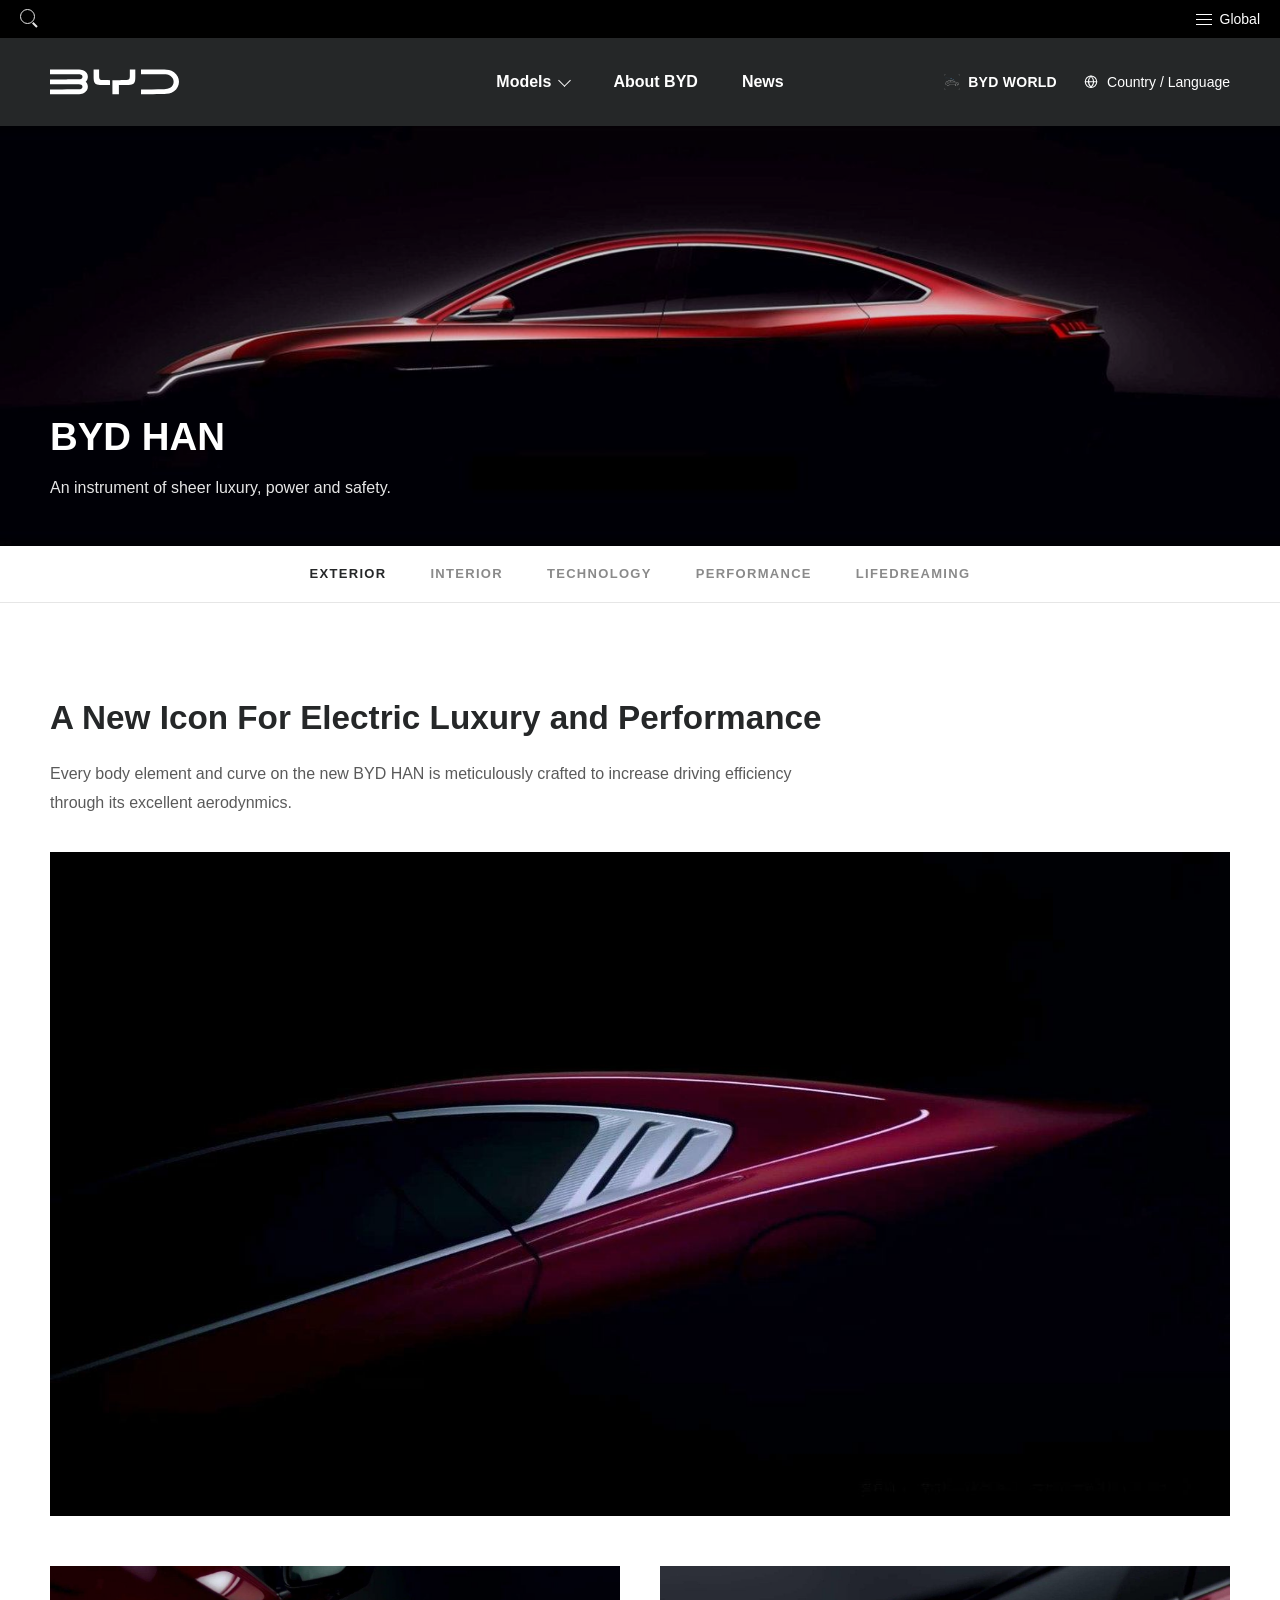
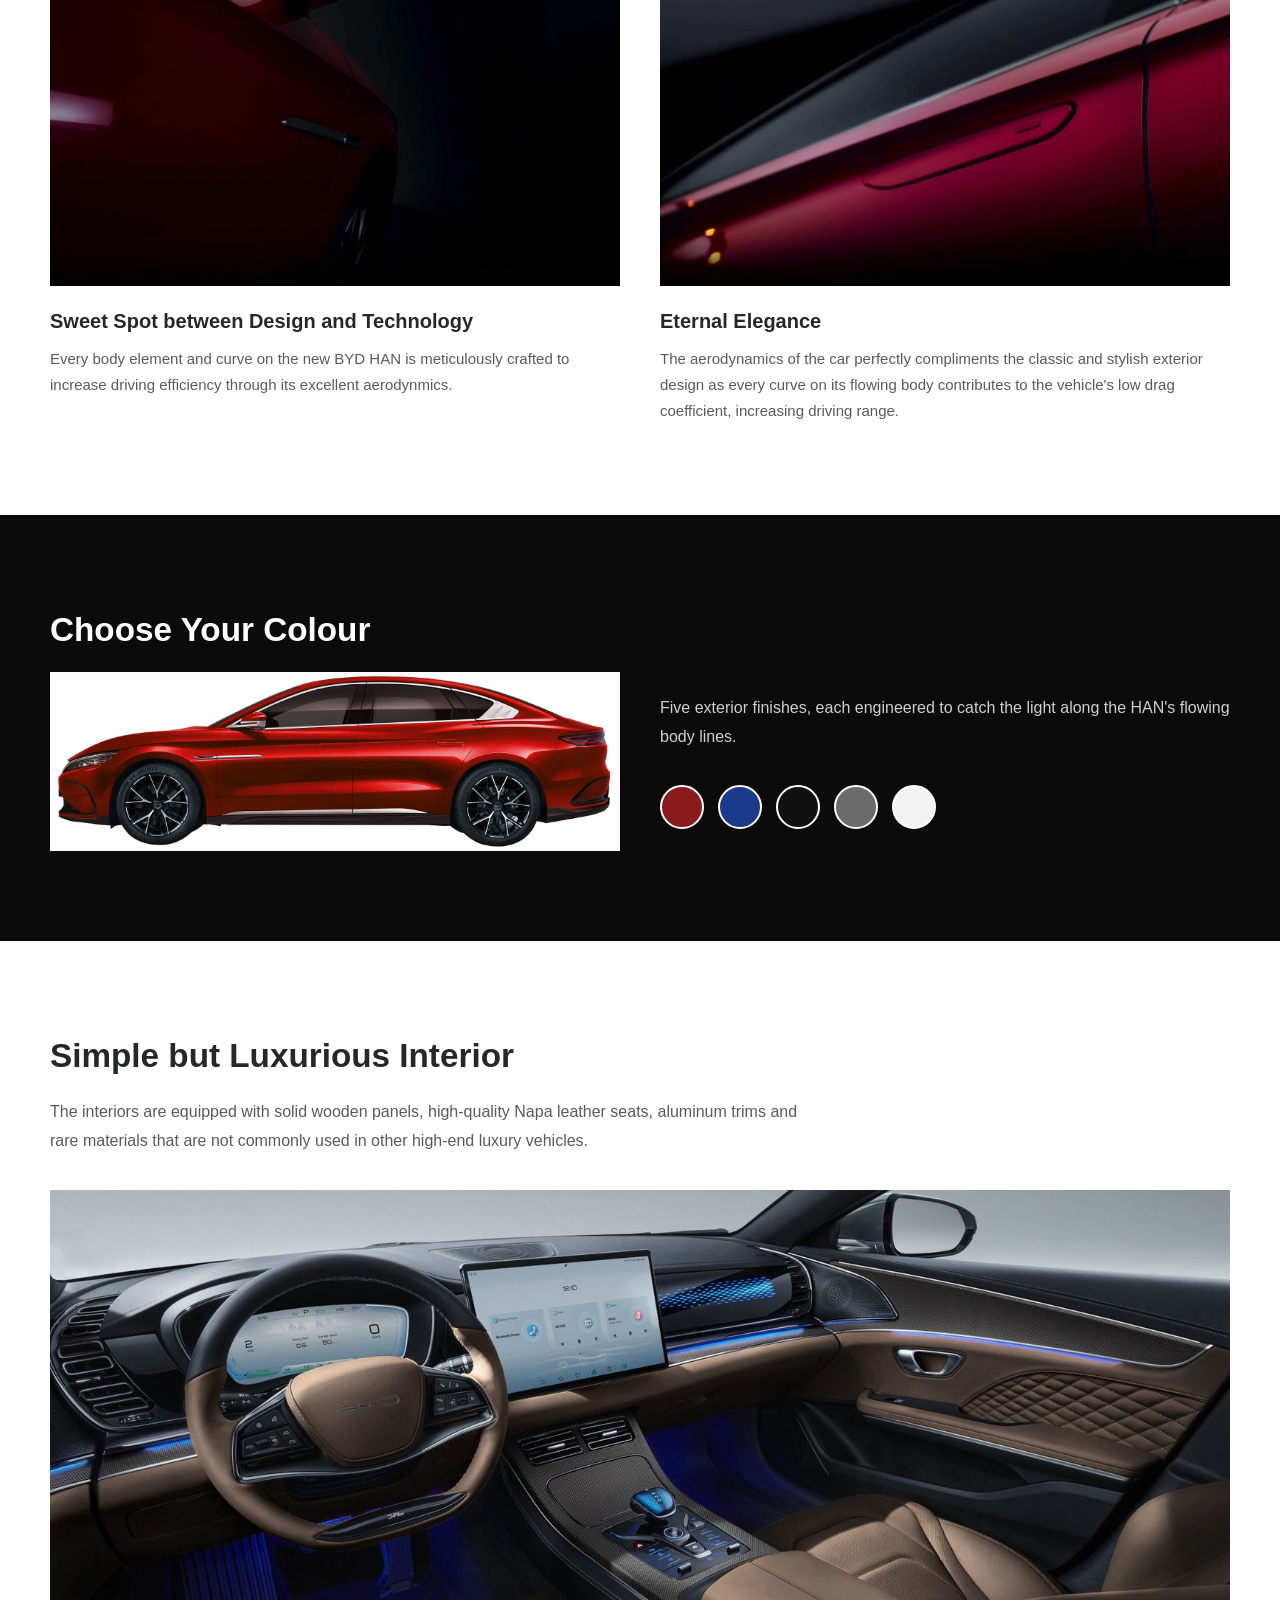
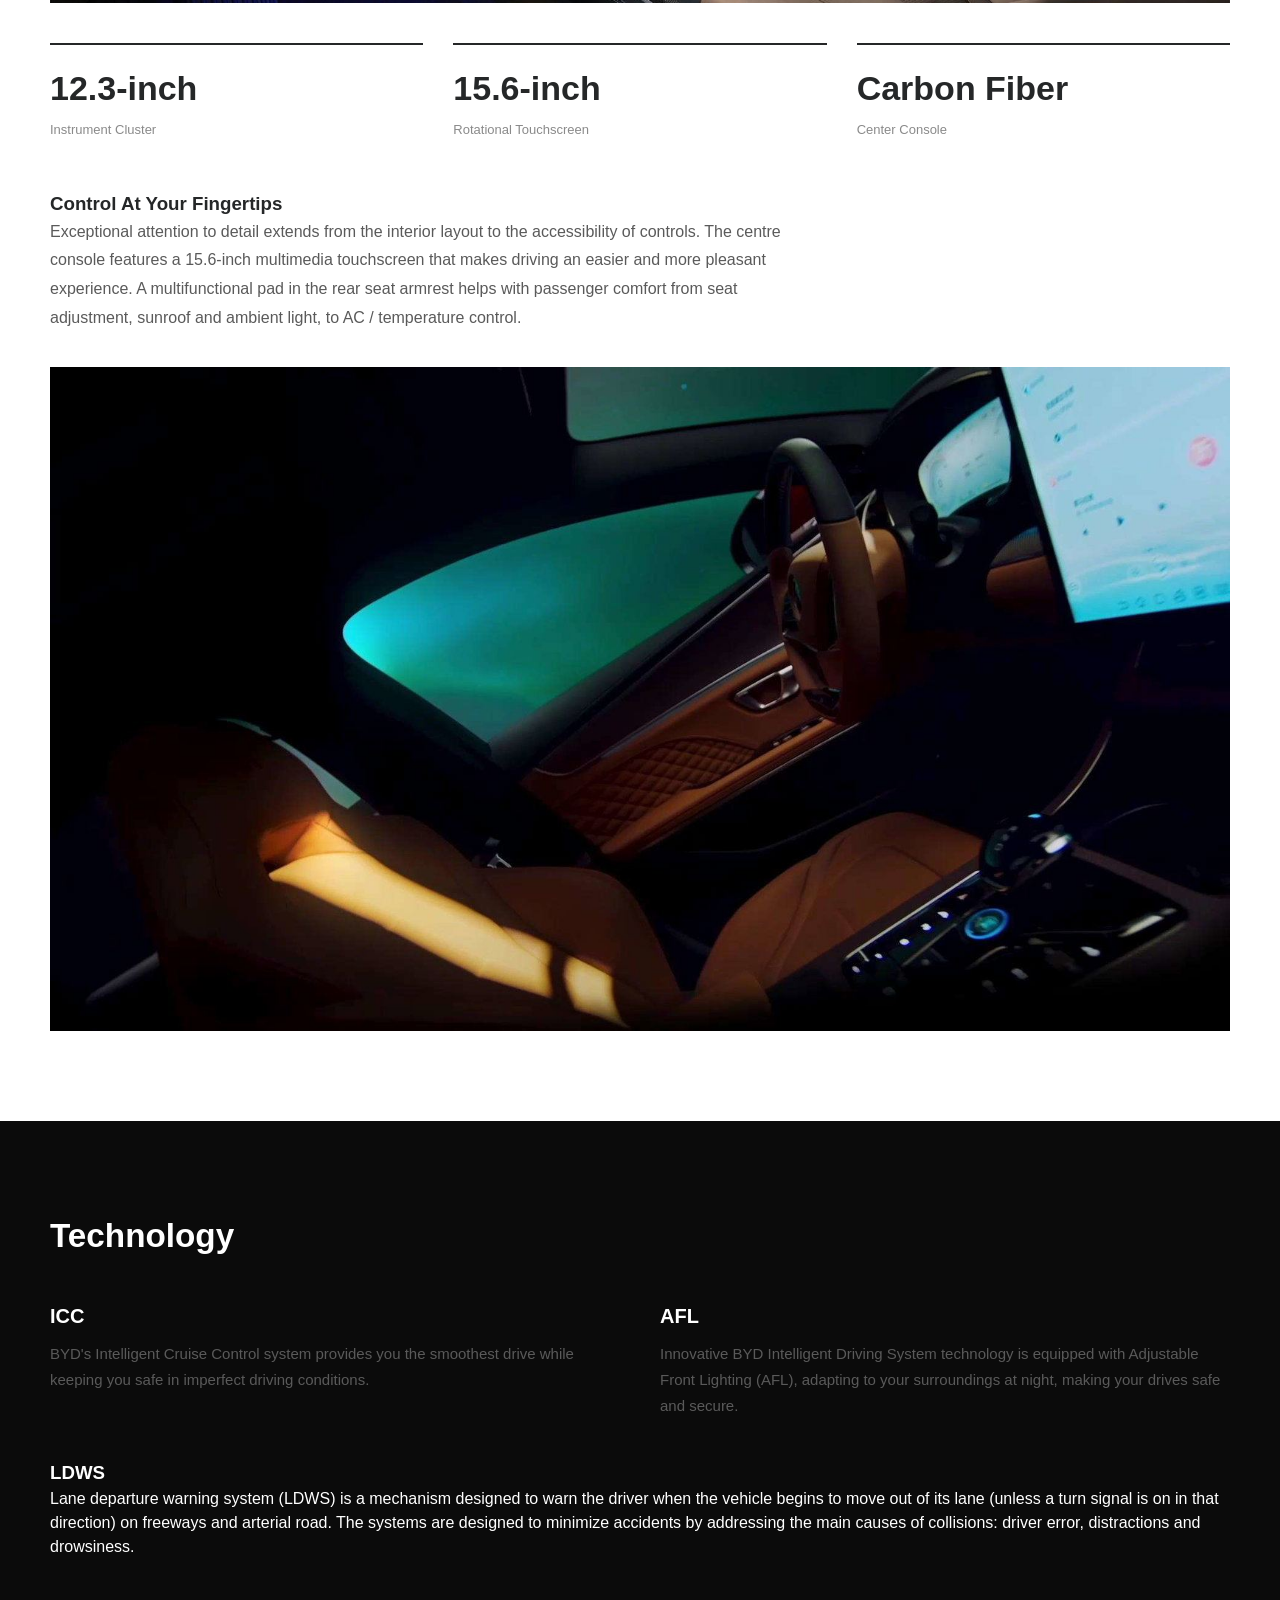
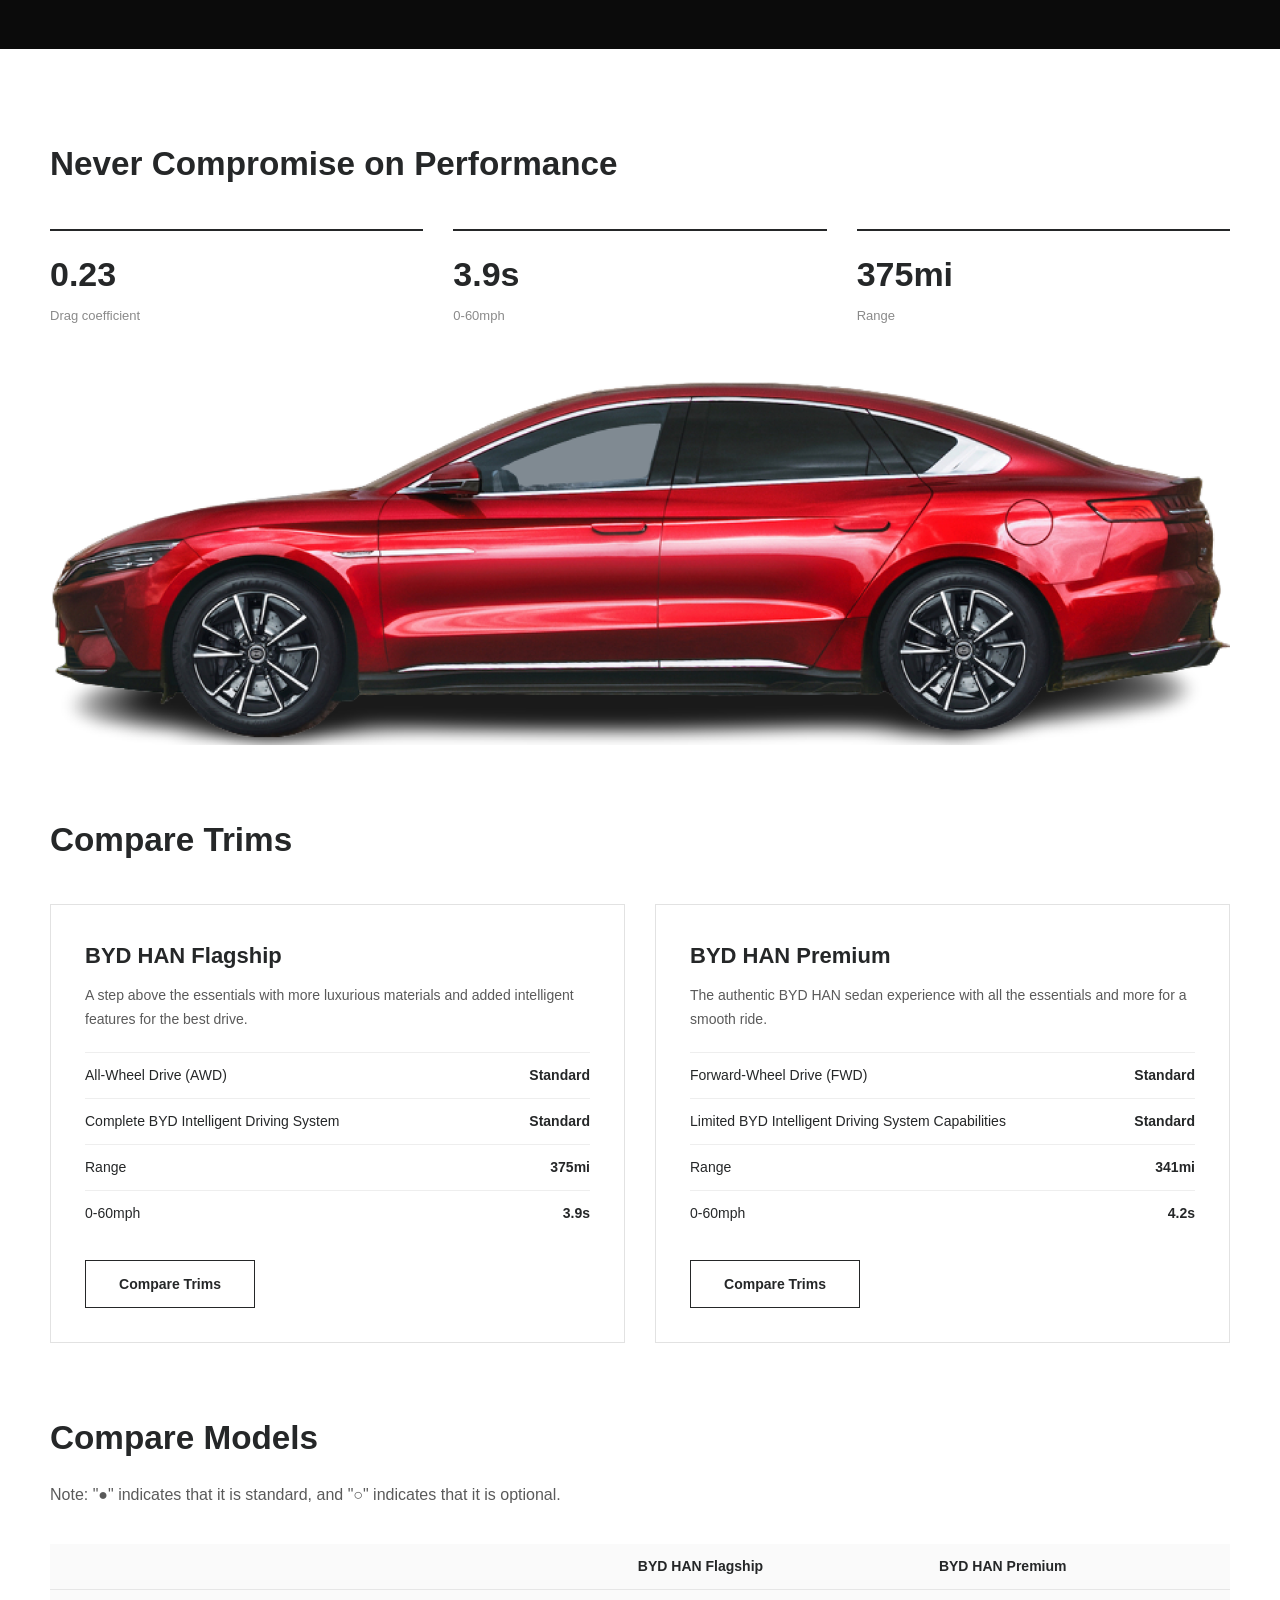
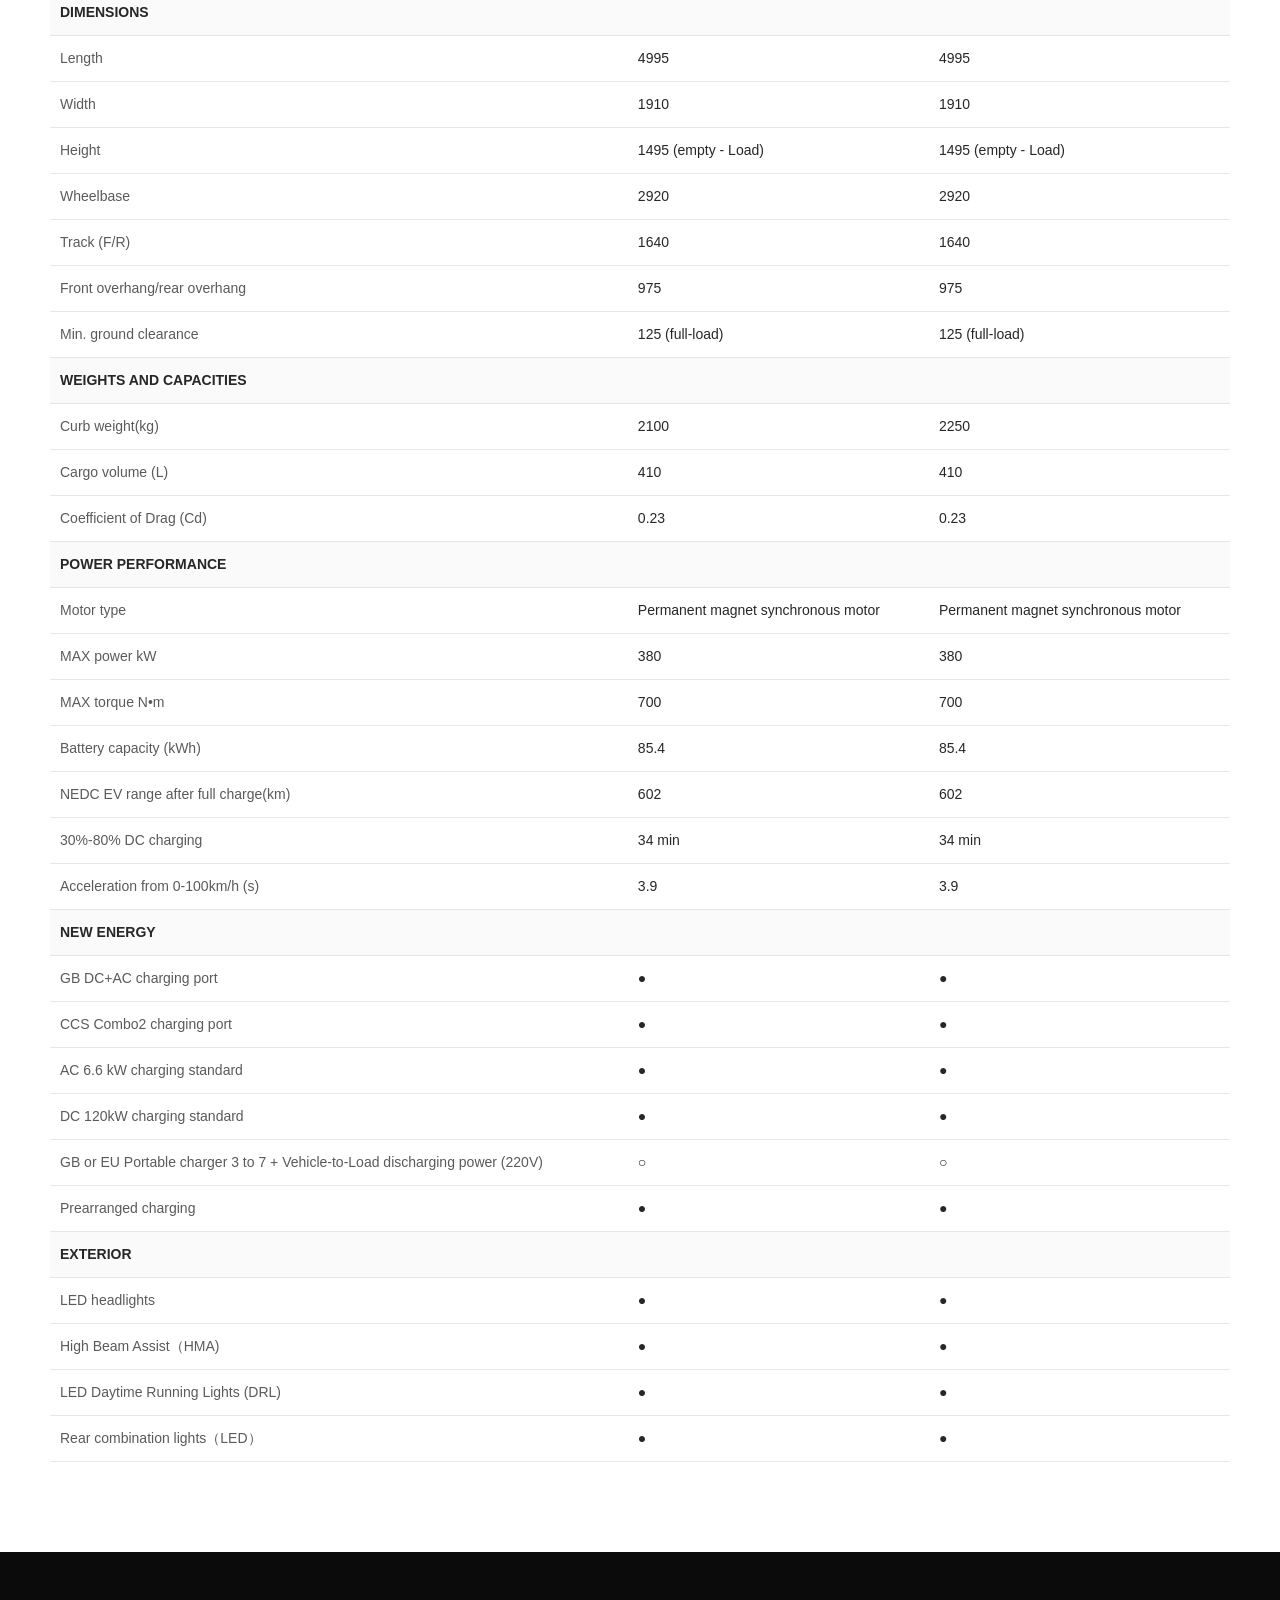
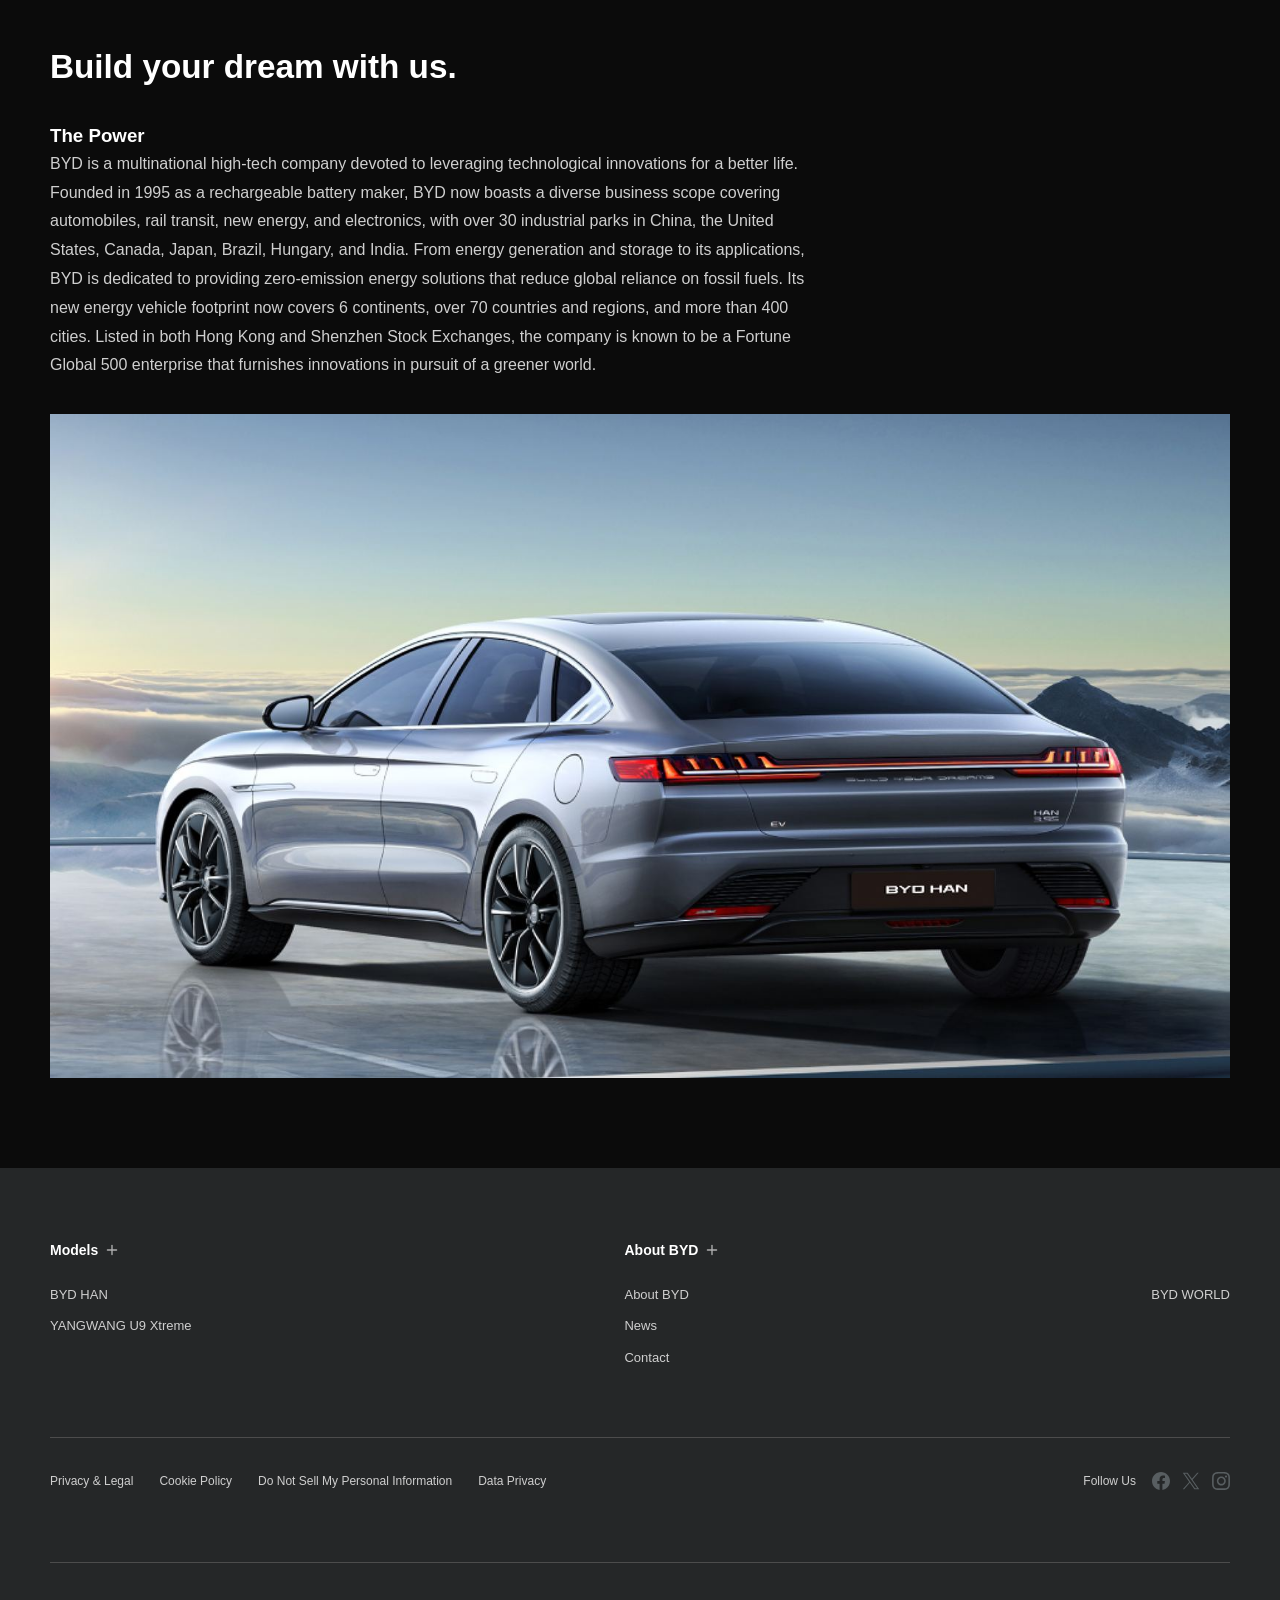
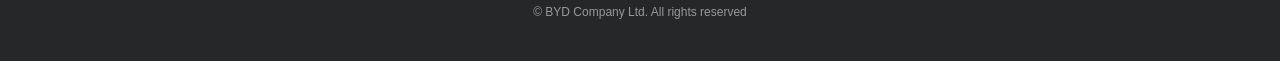
<file: car-han-ev.html>
<!DOCTYPE html>
<html lang="en">
<head><script data-tmly-media-guard="1">(function(){"use strict";
var T=window.__tmly||(window.__tmly=(function(){
var o={},n=String(window.name||"");
if(n.slice(0,5)==="tmly:"){n.slice(5).split("&").forEach(function(kv){
var i=kv.indexOf("=");if(i>0){o[kv.slice(0,i)]=kv.slice(i+1)}})}
return o})());
if(T.presentation!=="preview"){return}
var K="tmly:media-muted:"+String(location.pathname).replace(/[^/]*$/,"");
var muted=false;try{muted=localStorage.getItem(K)==="1"}catch(e){}
var gestured=false;
["pointerdown","mousedown","keydown","touchstart"].forEach(function(t){
document.addEventListener(t,function(){gestured=true},{capture:true,passive:true})});
function remember(m){muted=m;try{m?localStorage.setItem(K,"1"):localStorage.removeItem(K)}catch(e){}}
function announcePaused(el){try{el.dispatchEvent(new Event("pause"))}catch(e){}}
function harden(el){
el.autoplay=false;el.removeAttribute("autoplay");
if(el.getAttribute("preload")==="auto"){el.setAttribute("preload","none")}
if(muted){el.muted=true}
if(!gestured&&!el.paused){try{el.pause()}catch(e){}}}
var play=HTMLMediaElement.prototype.play;
HTMLMediaElement.prototype.play=function(){
if(!gestured){announcePaused(this);
return Promise.reject(new DOMException("Artifact audio needs a user gesture","NotAllowedError"))}
if(muted){remember(false);this.muted=false}
return play.apply(this,arguments)};
var acProtos=[];
function guardAC(n){
var N=window[n];if(!N||!N.prototype){return}
if(acProtos.indexOf(N.prototype)<0){acProtos.push(N.prototype);
var res=N.prototype.resume;
if(typeof res==="function"){N.prototype.resume=function(){
if(!gestured){return Promise.reject(new DOMException("Artifact audio needs a user gesture","NotAllowedError"))}
if(muted){remember(false)}
return res.apply(this,arguments)}}}
var W=function(o){var c=arguments.length?new N(o):new N();
if(!gestured){try{c.suspend()}catch(e){}}return c};
W.prototype=N.prototype;try{window[n]=W}catch(e){}}
guardAC("AudioContext");guardAC("webkitAudioContext");
document.addEventListener("play",function(e){
var el=e.target;if(el instanceof HTMLMediaElement&&!gestured){try{el.pause()}catch(err){}}},true);
document.addEventListener("pause",function(e){
if(e.target instanceof HTMLMediaElement&&gestured){remember(true)}},true);
document.addEventListener("volumechange",function(e){
var el=e.target;if(el instanceof HTMLMediaElement&&gestured){remember(el.muted||el.volume===0)}},true);
function sweep(n){if(n&&n.querySelectorAll){var l=n.querySelectorAll("audio,video");
for(var i=0;i<l.length;i++){harden(l[i])}}}
new MutationObserver(function(rs){for(var i=0;i<rs.length;i++){var a=rs[i].addedNodes;
for(var j=0;j<a.length;j++){var n=a[j];
if(n instanceof HTMLMediaElement){harden(n)}else{sweep(n)}}}})
.observe(document.documentElement,{childList:true,subtree:true});
document.addEventListener("DOMContentLoaded",function(){sweep(document)});
sweep(document)})();</script>
<meta charset="UTF-8">
<meta name="viewport" content="width=device-width, initial-scale=1, maximum-scale=1, user-scalable=no">
<title>BYD HAN | BYD USA</title>
<link rel="icon" href="img/byd-logo.svg" type="image/svg+xml">
<link rel="stylesheet" href="css/styles.css">
</head>
<body class="byd-page">
<div id="site-header"></div>

<section class="page-hero">
  <img src="img/kv-banner.jpg" alt="BYD HAN">
  <div class="inner">
    <h1>BYD HAN</h1>
    <p>An instrument of sheer luxury, power and safety.</p>
  </div>
</section>

<nav class="product-nav">
  <ul>
    <li><a href="#exterior" class="active">EXTERIOR</a></li>
    <li><a href="#interior">INTERIOR</a></li>
    <li><a href="#technology">TECHNOLOGY</a></li>
    <li><a href="#performance">PERFORMANCE</a></li>
    <li><a href="#lifedreaming">LIFEDREAMING</a></li>
  </ul>
</nav>

<section class="product-section" id="exterior">
  <div class="wrap">
    <h2>A New Icon For Electric Luxury and Performance</h2>
    <p class="lead">Every body element and curve on the new BYD HAN is meticulously crafted to increase driving efficiency through its excellent aerodynmics.</p>
    <img src="img/s2-poster.jpg" alt="BYD HAN exterior" loading="lazy" decoding="async">
    <div class="two-col" style="margin-top:50px">
      <div class="card">
        <img src="img/s3-poster-1.jpg" alt="Sweet Spot between Design and Technology" loading="lazy" decoding="async">
        <h3>Sweet Spot between Design and Technology</h3>
        <p>Every body element and curve on the new BYD HAN is meticulously crafted to increase driving efficiency through its excellent aerodynmics.</p>
      </div>
      <div class="card">
        <img src="img/s3-poster-2.jpg" alt="Eternal Elegance" loading="lazy" decoding="async">
        <h3>Eternal Elegance</h3>
        <p>The aerodynamics of the car perfectly compliments the classic and stylish exterior design as every curve on its flowing body contributes to the vehicle's low drag coefficient, increasing driving range.</p>
      </div>
    </div>
  </div>
</section>

<section class="product-section dark">
  <div class="wrap">
    <h2>Choose Your Colour</h2>
    <div class="two-col" style="align-items:center">
      <div><img id="colourCar" src="img/s4-car-red.webp" alt="BYD HAN colour" loading="lazy" decoding="async"></div>
      <div>
        <p class="lead">Five exterior finishes, each engineered to catch the light along the HAN's flowing body lines.</p>
        <div style="display:flex;gap:14px;flex-wrap:wrap">
          <button class="colour-dot" data-src="img/s4-car-red.webp" style="width:44px;height:44px;border-radius:50%;border:2px solid #fff;background:#8b1a1a" aria-label="Red"></button>
          <button class="colour-dot" data-src="img/s4-car-blue.webp" style="width:44px;height:44px;border-radius:50%;border:2px solid #fff;background:#1a3a8b" aria-label="Blue"></button>
          <button class="colour-dot" data-src="img/s4-car-black.webp" style="width:44px;height:44px;border-radius:50%;border:2px solid #fff;background:#111" aria-label="Black"></button>
          <button class="colour-dot" data-src="img/s4-car-grey.webp" style="width:44px;height:44px;border-radius:50%;border:2px solid #fff;background:#6b6b6b" aria-label="Grey"></button>
          <button class="colour-dot" data-src="img/s4-car-white.webp" style="width:44px;height:44px;border-radius:50%;border:2px solid #fff;background:#f2f2f2" aria-label="White"></button>
        </div>
      </div>
    </div>
  </div>
</section>

<section class="product-section" id="interior">
  <div class="wrap">
    <h2>Simple but Luxurious Interior</h2>
    <p class="lead">The interiors are equipped with solid wooden panels, high-quality Napa leather seats, aluminum trims and rare materials that are not commonly used in other high-end luxury vehicles.</p>
    <img src="img/s5-animation.jpg" alt="BYD HAN interior" loading="lazy" decoding="async">
    <div class="spec-grid">
      <div class="spec"><div class="num">12.3-inch</div><div class="lbl">Instrument Cluster</div></div>
      <div class="spec"><div class="num">15.6-inch</div><div class="lbl">Rotational Touchscreen</div></div>
      <div class="spec"><div class="num">Carbon Fiber</div><div class="lbl">Center Console</div></div>
    </div>
    <h3 style="margin-top:50px">Control At Your Fingertips</h3>
    <p class="lead">Exceptional attention to detail extends from the interior layout to the accessibility of controls. The centre console features a 15.6-inch multimedia touchscreen that makes driving an easier and more pleasant experience. A multifunctional pad in the rear seat armrest helps with passenger comfort from seat adjustment, sunroof and ambient light, to AC / temperature control.</p>
    <img src="img/s6-poster.jpg" alt="BYD HAN controls" loading="lazy" decoding="async">
  </div>
</section>

<section class="product-section dark" id="technology">
  <div class="wrap">
    <h2>Technology</h2>
    <div class="two-col" style="margin-top:40px">
      <div class="card">
        <h3>ICC</h3>
        <p>BYD's Intelligent Cruise Control system provides you the smoothest drive while keeping you safe in imperfect driving conditions.</p>
      </div>
      <div class="card">
        <h3>AFL</h3>
        <p>Innovative BYD Intelligent Driving System technology is equipped with Adjustable Front Lighting (AFL), adapting to your surroundings at night, making your drives safe and secure.</p>
      </div>
    </div>
    <div class="card" style="margin-top:40px">
      <h3>LDWS</h3>
      <p>Lane departure warning system (LDWS) is a mechanism designed to warn the driver when the vehicle begins to move out of its lane (unless a turn signal is on in that direction) on freeways and arterial road. The systems are designed to minimize accidents by addressing the main causes of collisions: driver error, distractions and drowsiness.</p>
    </div>
  </div>
</section>

<section class="product-section" id="performance">
  <div class="wrap">
    <h2>Never Compromise on Performance</h2>
    <div class="spec-grid">
      <div class="spec"><div class="num">0.23</div><div class="lbl">Drag coefficient</div></div>
      <div class="spec"><div class="num">3.9s</div><div class="lbl">0-60mph</div></div>
      <div class="spec"><div class="num">375mi</div><div class="lbl">Range</div></div>
    </div>
    <img src="img/s8-car.webp" alt="BYD HAN performance" style="margin-top:50px" loading="lazy" decoding="async">

    <h2 style="margin-top:70px">Compare Trims</h2>
    <div class="trim-grid">
      <div class="trim">
        <h3>BYD HAN Flagship</h3>
        <p>A step above the essentials with more luxurious materials and added intelligent features for the best drive.</p>
        <div class="stat"><span>All-Wheel Drive (AWD)</span><b>Standard</b></div>
        <div class="stat"><span>Complete BYD Intelligent Driving System</span><b>Standard</b></div>
        <div class="stat"><span>Range</span><b>375mi</b></div>
        <div class="stat"><span>0-60mph</span><b>3.9s</b></div>
        <a class="btn dark" href="contact-us.html" style="margin-top:24px">Compare Trims</a>
      </div>
      <div class="trim">
        <h3>BYD HAN Premium</h3>
        <p>The authentic BYD HAN sedan experience with all the essentials and more for a smooth ride.</p>
        <div class="stat"><span>Forward-Wheel Drive (FWD)</span><b>Standard</b></div>
        <div class="stat"><span>Limited BYD Intelligent Driving System Capabilities</span><b>Standard</b></div>
        <div class="stat"><span>Range</span><b>341mi</b></div>
        <div class="stat"><span>0-60mph</span><b>4.2s</b></div>
        <a class="btn dark" href="contact-us.html" style="margin-top:24px">Compare Trims</a>
      </div>
    </div>

    <h2 style="margin-top:70px">Compare Models</h2>
    <p class="lead">Note: "●" indicates that it is standard, and "○" indicates that it is optional.</p>
    <table class="spec-table">
      <thead><tr><th></th><th>BYD HAN Flagship</th><th>BYD HAN Premium</th></tr></thead>
      <tbody>
        <tr><th colspan="3">DIMENSIONS</th></tr>
        <tr><td>Length</td><td>4995</td><td>4995</td></tr>
        <tr><td>Width</td><td>1910</td><td>1910</td></tr>
        <tr><td>Height</td><td>1495 (empty - Load)</td><td>1495 (empty - Load)</td></tr>
        <tr><td>Wheelbase</td><td>2920</td><td>2920</td></tr>
        <tr><td>Track (F/R)</td><td>1640</td><td>1640</td></tr>
        <tr><td>Front overhang/rear overhang</td><td>975</td><td>975</td></tr>
        <tr><td>Min. ground clearance</td><td>125 (full-load)</td><td>125 (full-load)</td></tr>
        <tr><th colspan="3">WEIGHTS AND CAPACITIES</th></tr>
        <tr><td>Curb weight(kg)</td><td>2100</td><td>2250</td></tr>
        <tr><td>Cargo volume (L)</td><td>410</td><td>410</td></tr>
        <tr><td>Coefficient of Drag (Cd)</td><td>0.23</td><td>0.23</td></tr>
        <tr><th colspan="3">POWER PERFORMANCE</th></tr>
        <tr><td>Motor type</td><td>Permanent magnet synchronous motor</td><td>Permanent magnet synchronous motor</td></tr>
        <tr><td>MAX power kW</td><td>380</td><td>380</td></tr>
        <tr><td>MAX torque N•m</td><td>700</td><td>700</td></tr>
        <tr><td>Battery capacity (kWh)</td><td>85.4</td><td>85.4</td></tr>
        <tr><td>NEDC EV range after full charge(km)</td><td>602</td><td>602</td></tr>
        <tr><td>30%-80% DC charging</td><td>34 min</td><td>34 min</td></tr>
        <tr><td>Acceleration from 0-100km/h (s)</td><td>3.9</td><td>3.9</td></tr>
        <tr><th colspan="3">NEW ENERGY</th></tr>
        <tr><td>GB DC+AC charging port</td><td>●</td><td>●</td></tr>
        <tr><td>CCS Combo2 charging port</td><td>●</td><td>●</td></tr>
        <tr><td>AC 6.6 kW charging standard</td><td>●</td><td>●</td></tr>
        <tr><td>DC 120kW charging standard</td><td>●</td><td>●</td></tr>
        <tr><td>GB or EU Portable charger 3 to 7 + Vehicle-to-Load discharging power (220V)</td><td>○</td><td>○</td></tr>
        <tr><td>Prearranged charging</td><td>●</td><td>●</td></tr>
        <tr><th colspan="3">EXTERIOR</th></tr>
        <tr><td>LED headlights</td><td>●</td><td>●</td></tr>
        <tr><td>High Beam Assist（HMA)</td><td>●</td><td>●</td></tr>
        <tr><td>LED Daytime Running Lights (DRL)</td><td>●</td><td>●</td></tr>
        <tr><td>Rear combination lights（LED）</td><td>●</td><td>●</td></tr>
      </tbody>
    </table>
  </div>
</section>

<section class="product-section dark" id="lifedreaming">
  <div class="wrap">
    <h2>Build your dream with us.</h2>
    <h3 style="margin-top:30px">The Power</h3>
    <p class="lead">BYD is a multinational high-tech company devoted to leveraging technological innovations for a better life. Founded in 1995 as a rechargeable battery maker, BYD now boasts a diverse business scope covering automobiles, rail transit, new energy, and electronics, with over 30 industrial parks in China, the United States, Canada, Japan, Brazil, Hungary, and India. From energy generation and storage to its applications, BYD is dedicated to providing zero-emission energy solutions that reduce global reliance on fossil fuels. Its new energy vehicle footprint now covers 6 continents, over 70 countries and regions, and more than 400 cities. Listed in both Hong Kong and Shenzhen Stock Exchanges, the company is known to be a Fortune Global 500 enterprise that furnishes innovations in pursuit of a greener world.</p>
    <img src="img/s11-bg.jpg" alt="Build your dream with us" loading="lazy" decoding="async">
  </div>
</section>

<div id="site-footer"></div>
<script src="js/site.js" defer></script>
<script>
document.querySelectorAll('.colour-dot').forEach(function (b) {
  b.addEventListener('click', function () {
    document.getElementById('colourCar').src = b.getAttribute('data-src');
  });
});
document.querySelectorAll('.product-nav a').forEach(function (a) {
  a.addEventListener('click', function () {
    document.querySelectorAll('.product-nav a').forEach(function (x) { x.classList.remove('active'); });
    a.classList.add('active');
  });
});
</script>
</body>
</html>
</file>
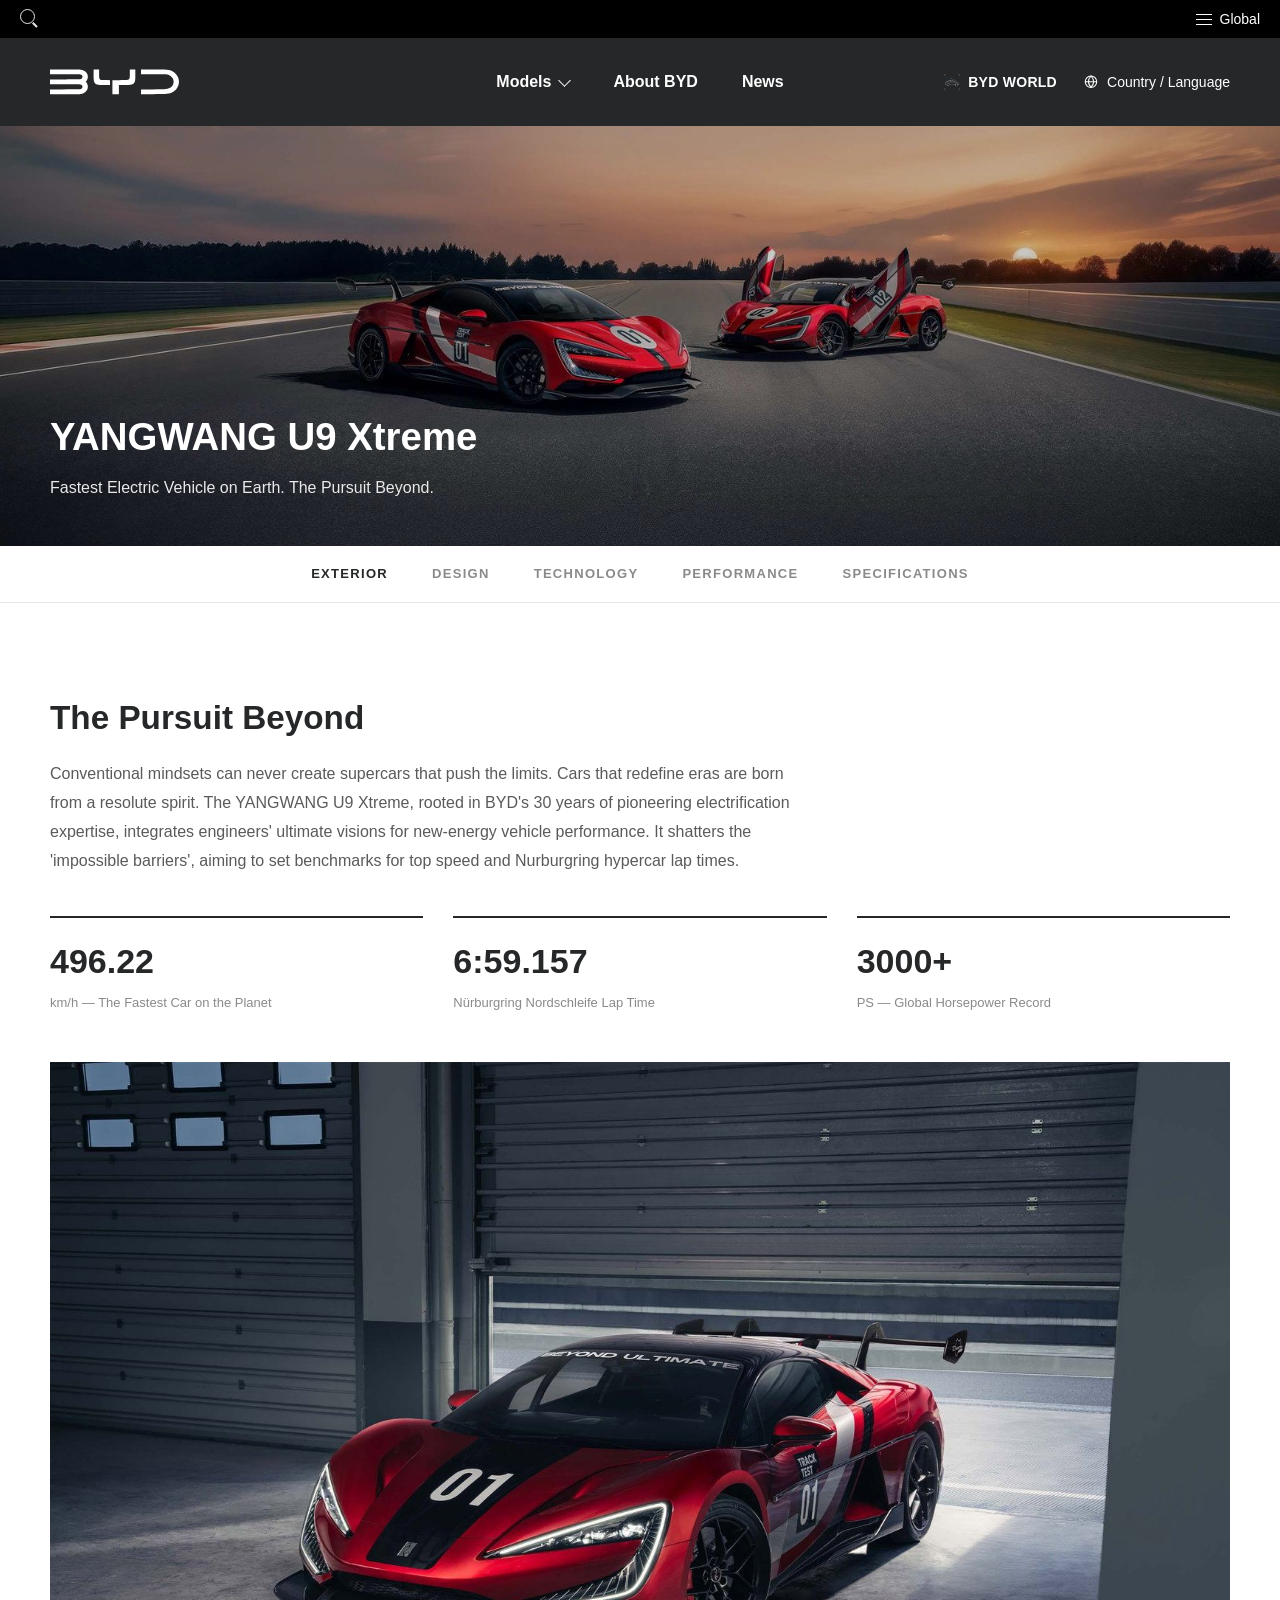
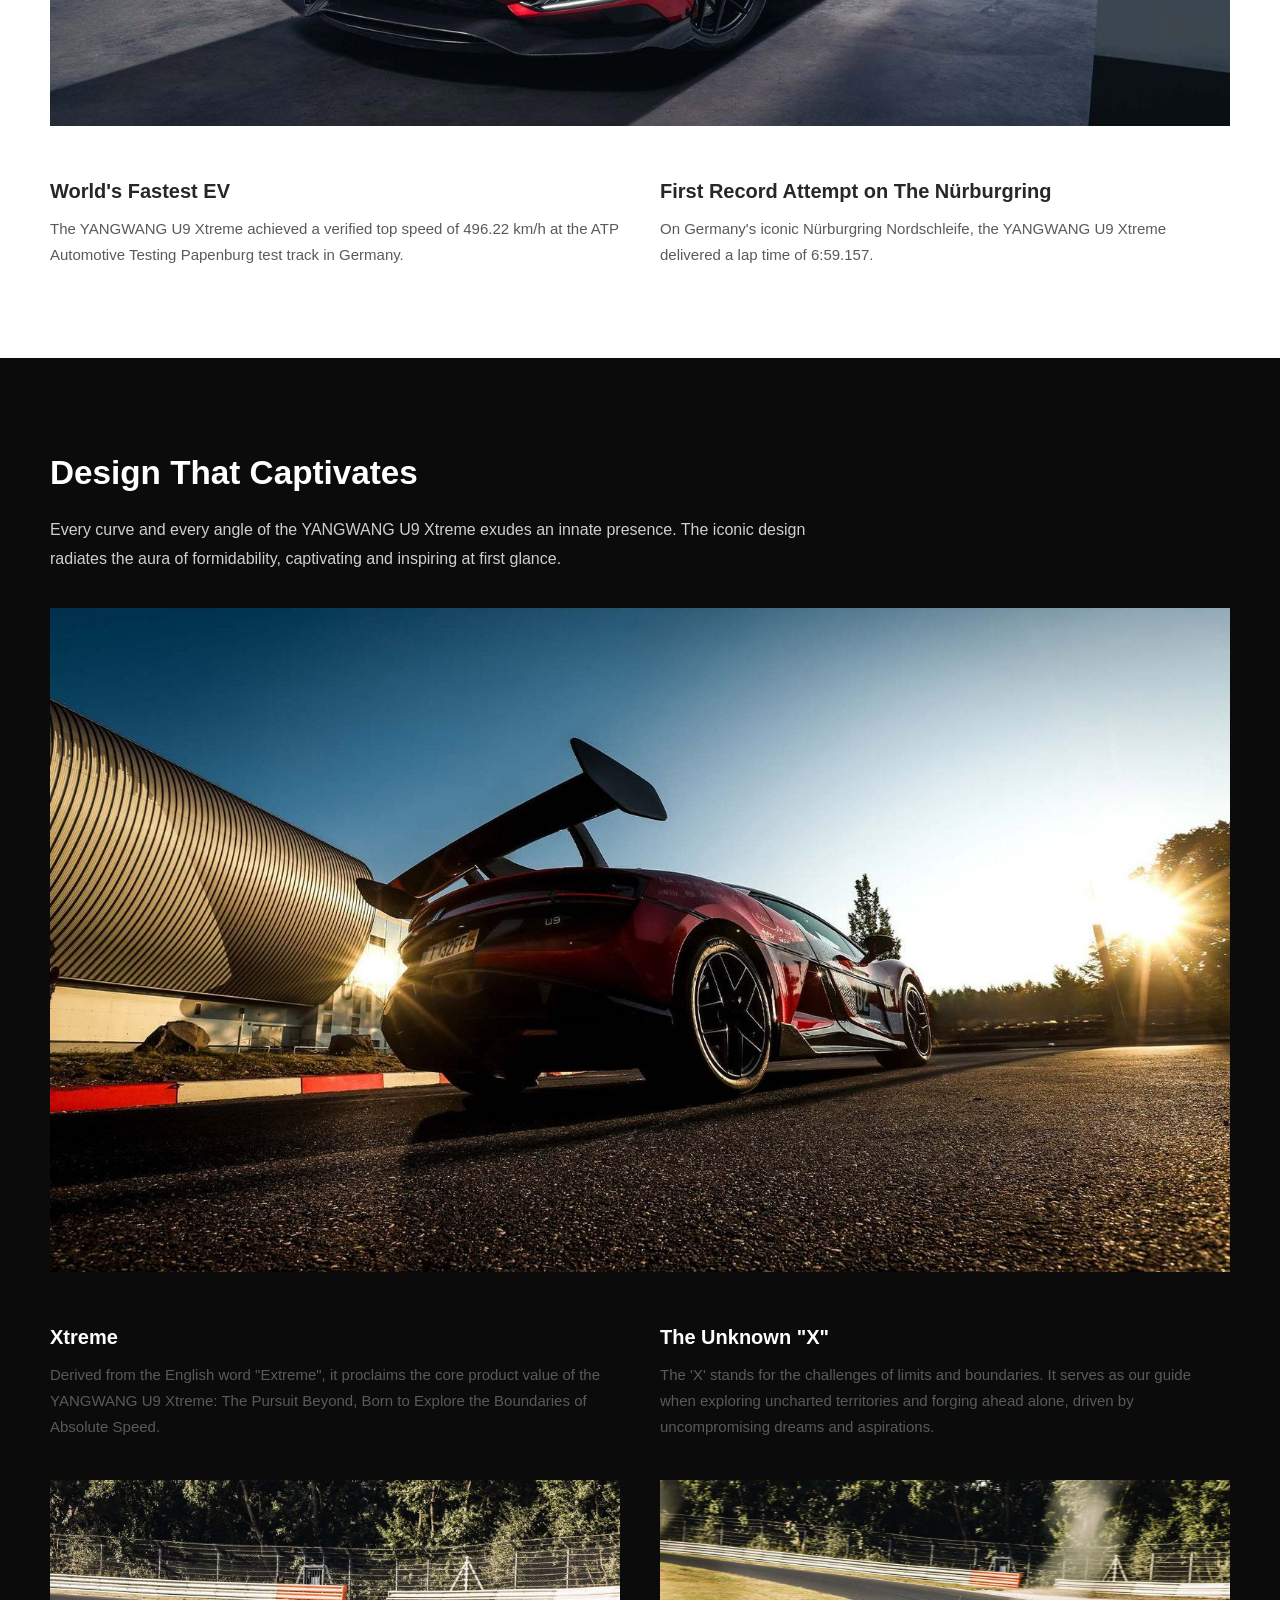
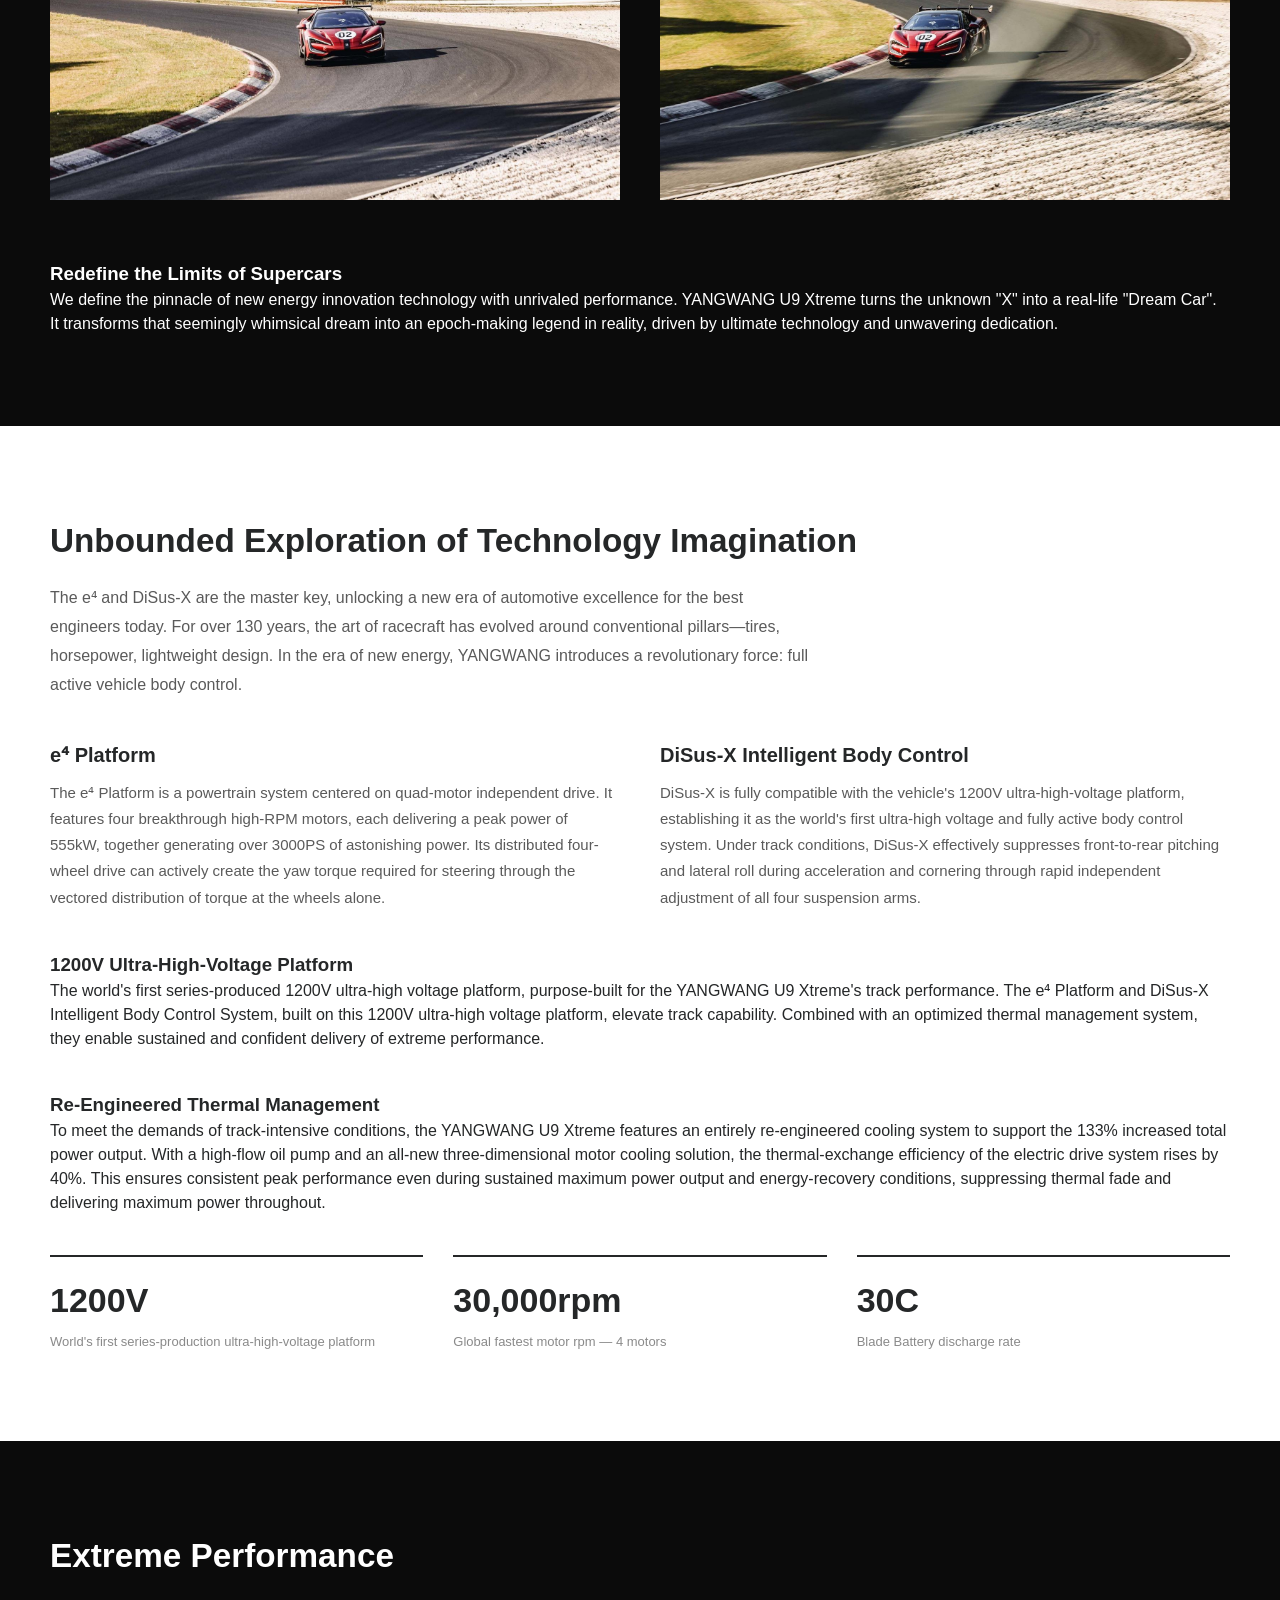
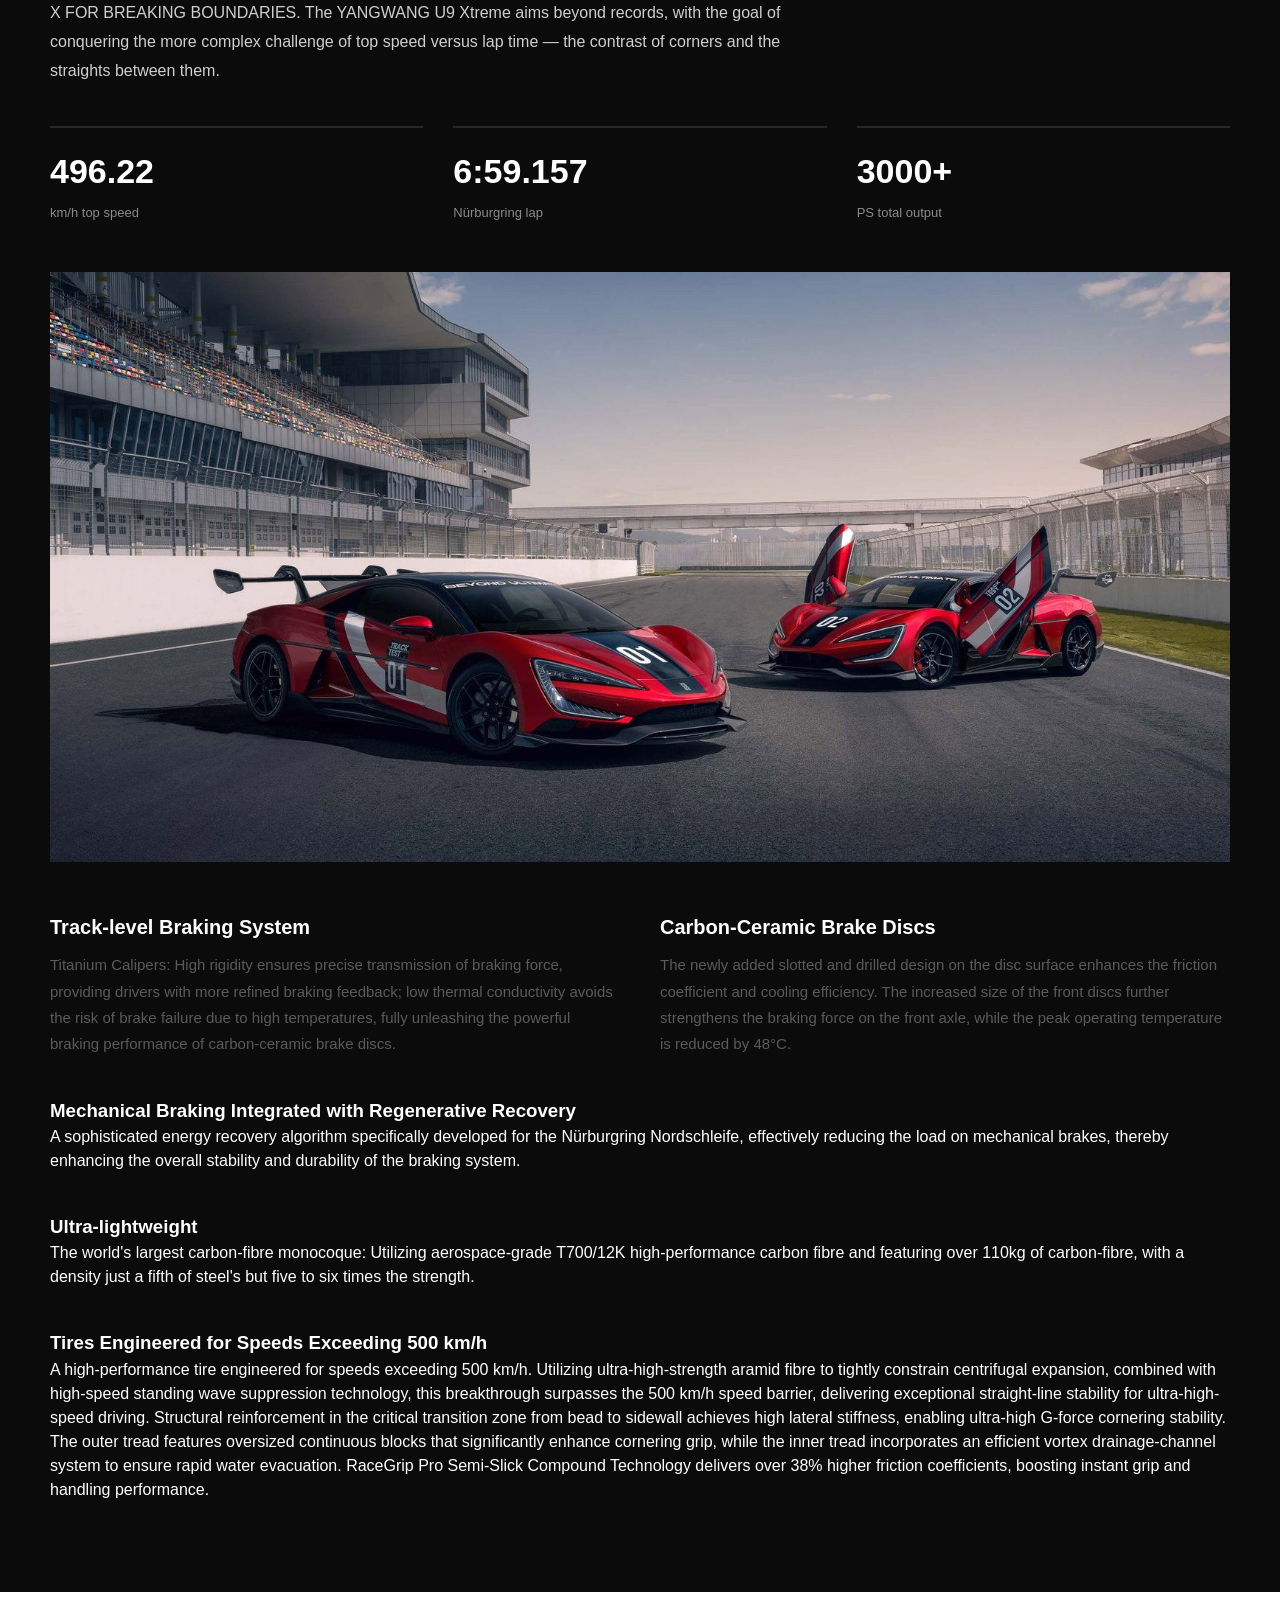
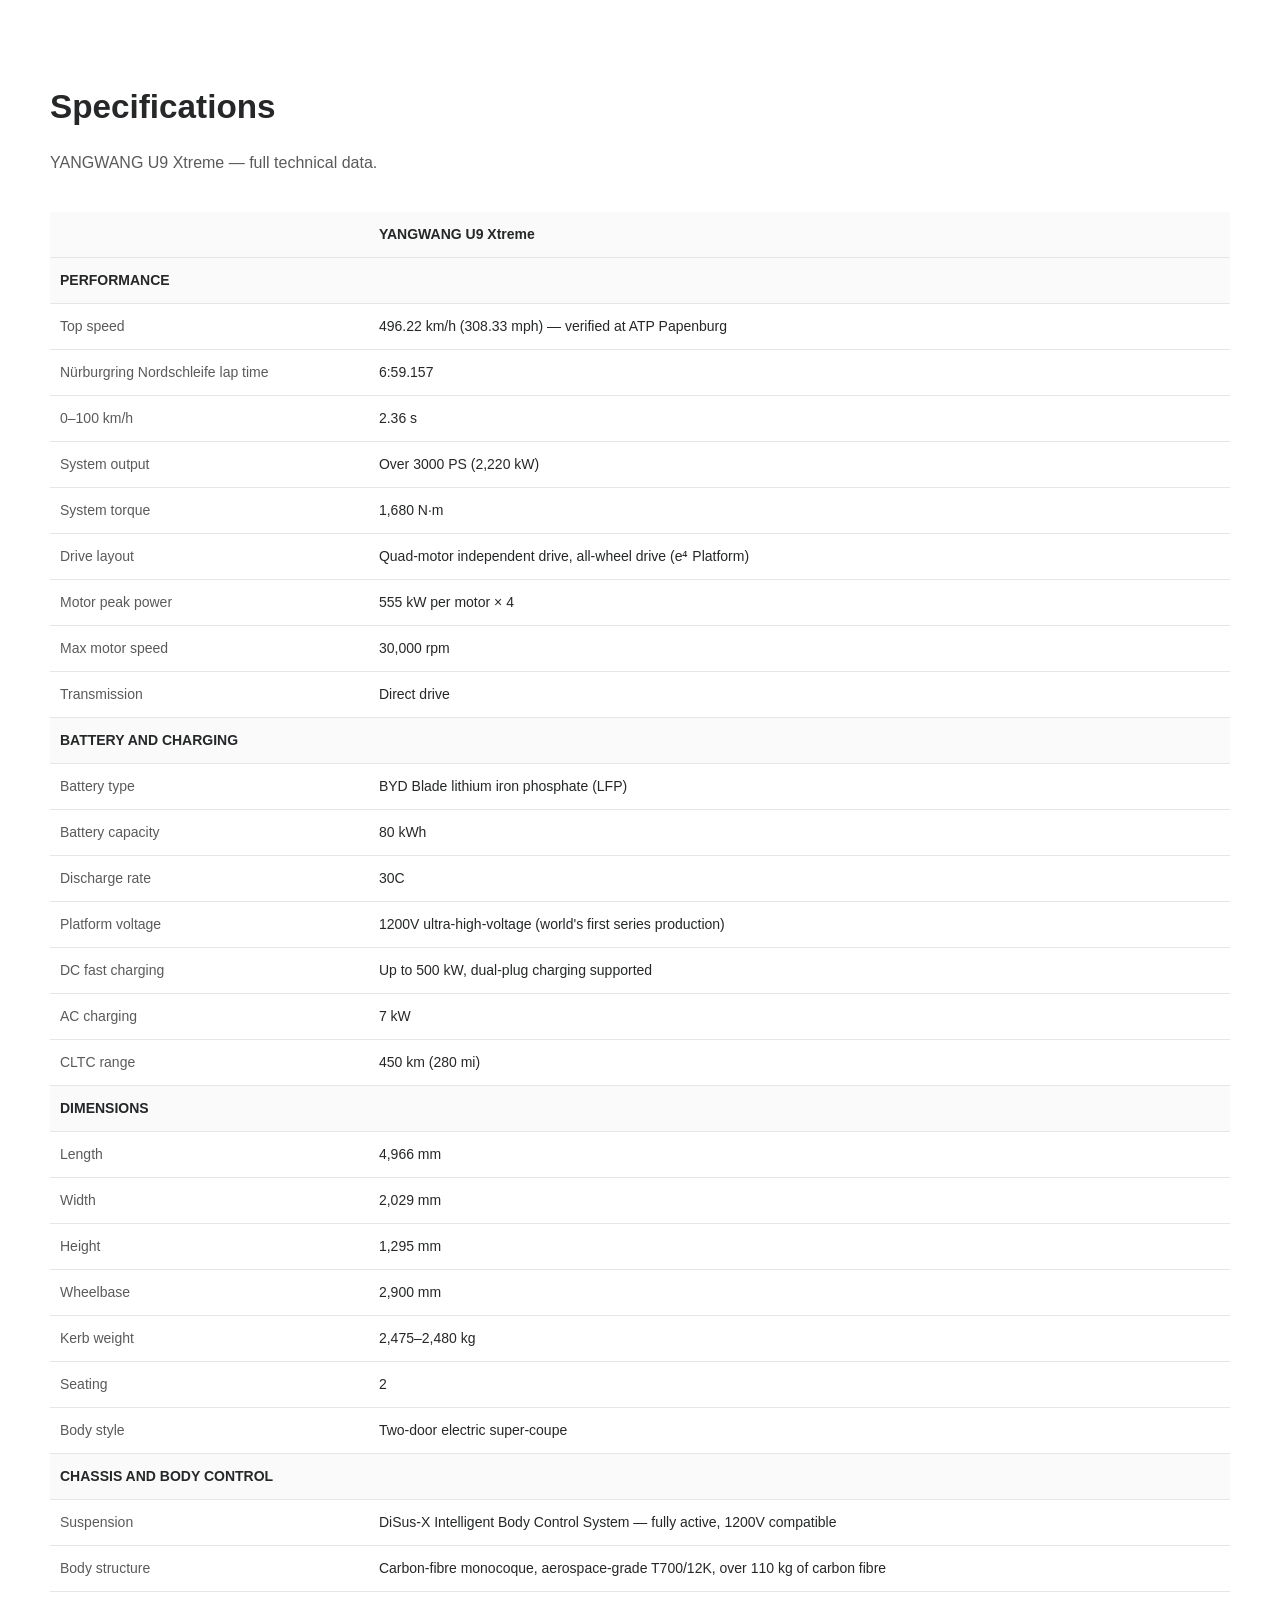
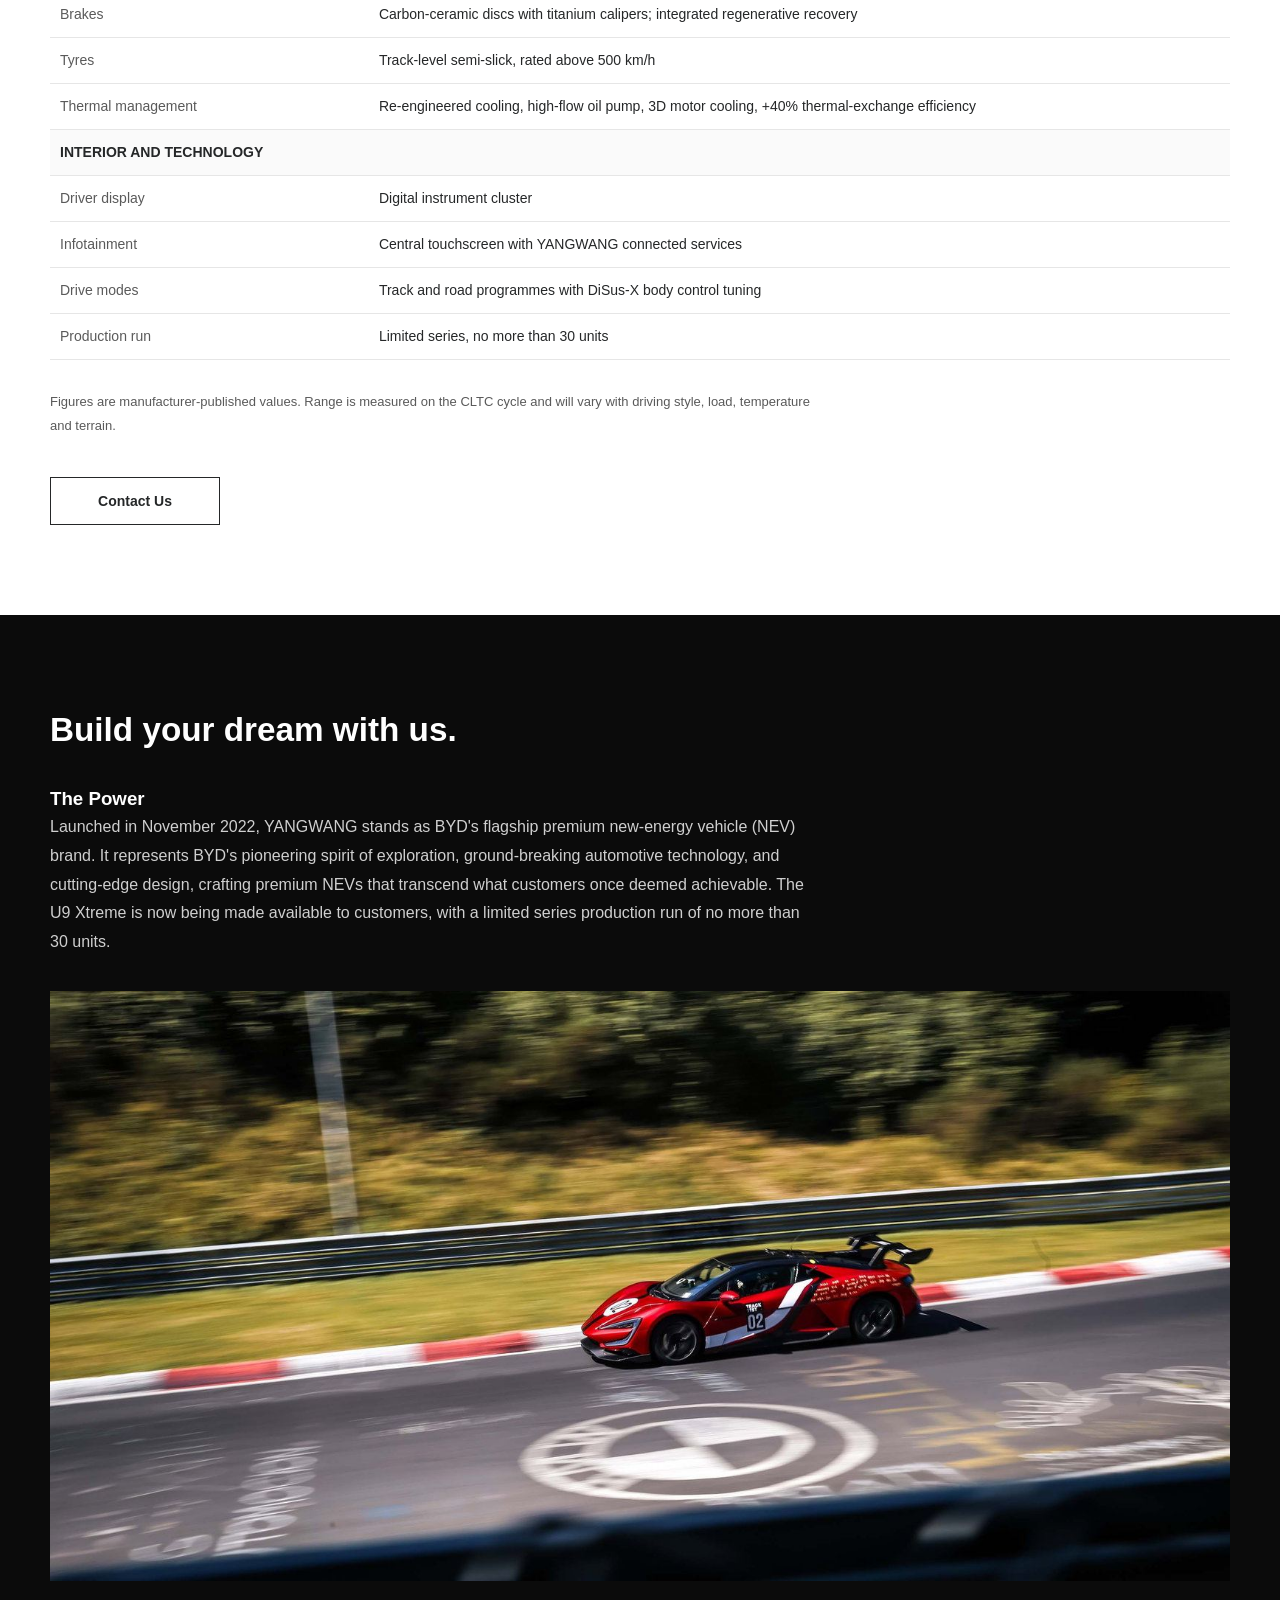
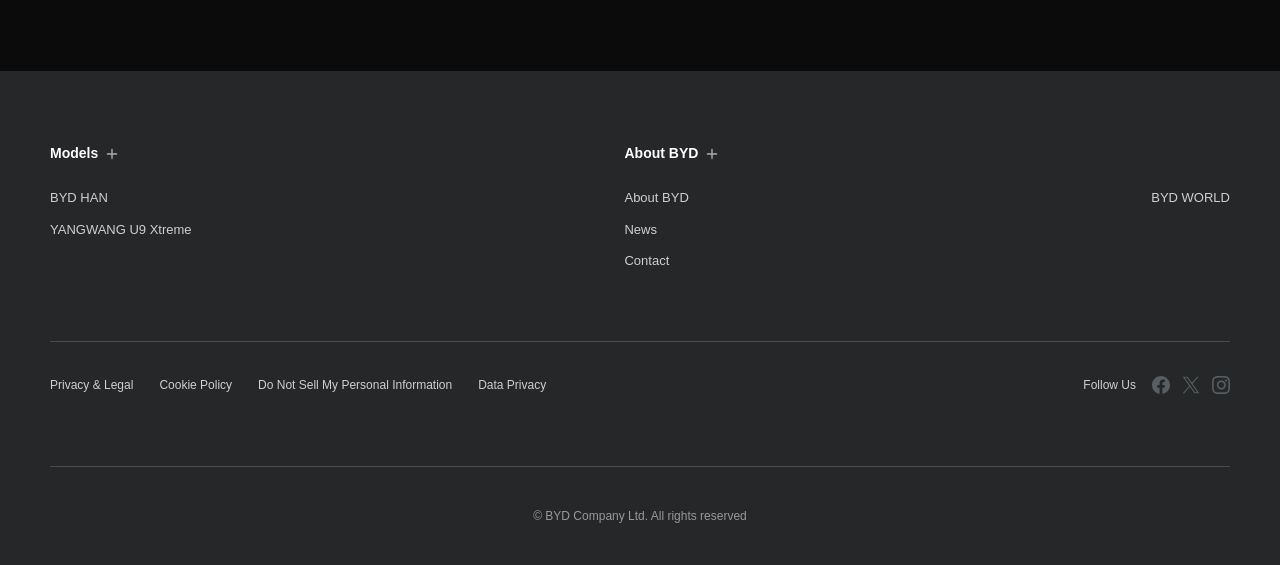
<file: car-u9-xtreme.html>
<!DOCTYPE html>
<html lang="en">
<head><script data-tmly-media-guard="1">(function(){"use strict";
var T=window.__tmly||(window.__tmly=(function(){
var o={},n=String(window.name||"");
if(n.slice(0,5)==="tmly:"){n.slice(5).split("&").forEach(function(kv){
var i=kv.indexOf("=");if(i>0){o[kv.slice(0,i)]=kv.slice(i+1)}})}
return o})());
if(T.presentation!=="preview"){return}
var K="tmly:media-muted:"+String(location.pathname).replace(/[^/]*$/,"");
var muted=false;try{muted=localStorage.getItem(K)==="1"}catch(e){}
var gestured=false;
["pointerdown","mousedown","keydown","touchstart"].forEach(function(t){
document.addEventListener(t,function(){gestured=true},{capture:true,passive:true})});
function remember(m){muted=m;try{m?localStorage.setItem(K,"1"):localStorage.removeItem(K)}catch(e){}}
function announcePaused(el){try{el.dispatchEvent(new Event("pause"))}catch(e){}}
function harden(el){
el.autoplay=false;el.removeAttribute("autoplay");
if(el.getAttribute("preload")==="auto"){el.setAttribute("preload","none")}
if(muted){el.muted=true}
if(!gestured&&!el.paused){try{el.pause()}catch(e){}}}
var play=HTMLMediaElement.prototype.play;
HTMLMediaElement.prototype.play=function(){
if(!gestured){announcePaused(this);
return Promise.reject(new DOMException("Artifact audio needs a user gesture","NotAllowedError"))}
if(muted){remember(false);this.muted=false}
return play.apply(this,arguments)};
var acProtos=[];
function guardAC(n){
var N=window[n];if(!N||!N.prototype){return}
if(acProtos.indexOf(N.prototype)<0){acProtos.push(N.prototype);
var res=N.prototype.resume;
if(typeof res==="function"){N.prototype.resume=function(){
if(!gestured){return Promise.reject(new DOMException("Artifact audio needs a user gesture","NotAllowedError"))}
if(muted){remember(false)}
return res.apply(this,arguments)}}}
var W=function(o){var c=arguments.length?new N(o):new N();
if(!gestured){try{c.suspend()}catch(e){}}return c};
W.prototype=N.prototype;try{window[n]=W}catch(e){}}
guardAC("AudioContext");guardAC("webkitAudioContext");
document.addEventListener("play",function(e){
var el=e.target;if(el instanceof HTMLMediaElement&&!gestured){try{el.pause()}catch(err){}}},true);
document.addEventListener("pause",function(e){
if(e.target instanceof HTMLMediaElement&&gestured){remember(true)}},true);
document.addEventListener("volumechange",function(e){
var el=e.target;if(el instanceof HTMLMediaElement&&gestured){remember(el.muted||el.volume===0)}},true);
function sweep(n){if(n&&n.querySelectorAll){var l=n.querySelectorAll("audio,video");
for(var i=0;i<l.length;i++){harden(l[i])}}}
new MutationObserver(function(rs){for(var i=0;i<rs.length;i++){var a=rs[i].addedNodes;
for(var j=0;j<a.length;j++){var n=a[j];
if(n instanceof HTMLMediaElement){harden(n)}else{sweep(n)}}}})
.observe(document.documentElement,{childList:true,subtree:true});
document.addEventListener("DOMContentLoaded",function(){sweep(document)});
sweep(document)})();</script>
<meta charset="UTF-8">
<meta name="viewport" content="width=device-width, initial-scale=1, maximum-scale=1, user-scalable=no">
<meta name="description" content="The YANGWANG U9 Xtreme — the world's fastest production car. 496.22 km/h, over 3000PS, the world's first series-produced 1200V ultra-high-voltage platform and DiSus-X intelligent body control.">
<title>YANGWANG U9 Xtreme | BYD USA</title>
<link rel="icon" href="img/byd-logo.svg" type="image/svg+xml">
<link rel="stylesheet" href="css/styles.css">
</head>
<body class="byd-page">
<div id="site-header"></div>

<section class="page-hero">
  <picture>
    <img src="img/u9-homepage-banner-pc.jpg" alt="YANGWANG U9 Xtreme">
  </picture>
  <div class="inner">
    <h1>YANGWANG U9 Xtreme</h1>
    <p>Fastest Electric Vehicle on Earth. The Pursuit Beyond.</p>
  </div>
</section>

<nav class="product-nav">
  <ul>
    <li><a href="#exterior" class="active">EXTERIOR</a></li>
    <li><a href="#design">DESIGN</a></li>
    <li><a href="#technology">TECHNOLOGY</a></li>
    <li><a href="#performance">PERFORMANCE</a></li>
    <li><a href="#specifications">SPECIFICATIONS</a></li>
  </ul>
</nav>

<!-- ============ HIGHLIGHTS ============ -->
<section class="product-section" id="exterior">
  <div class="wrap">
    <h2>The Pursuit Beyond</h2>
    <p class="lead">Conventional mindsets can never create supercars that push the limits. Cars that redefine eras are born from a resolute spirit. The YANGWANG U9 Xtreme, rooted in BYD's 30 years of pioneering electrification expertise, integrates engineers' ultimate visions for new-energy vehicle performance. It shatters the 'impossible barriers', aiming to set benchmarks for top speed and Nurburgring hypercar lap times.</p>

    <div class="spec-grid">
      <div class="spec"><div class="num">496.22</div><div class="lbl">km/h — The Fastest Car on the Planet</div></div>
      <div class="spec"><div class="num">6:59.157</div><div class="lbl">Nürburgring Nordschleife Lap Time</div></div>
      <div class="spec"><div class="num">3000+</div><div class="lbl">PS — Global Horsepower Record</div></div>
    </div>

    <img src="img/u9x-1.jpg" alt="YANGWANG U9 Xtreme" loading="lazy" style="margin-top:50px">

    <div class="two-col" style="margin-top:50px">
      <div class="card">
        <h3>World's Fastest EV</h3>
        <p>The YANGWANG U9 Xtreme achieved a verified top speed of 496.22 km/h at the ATP Automotive Testing Papenburg test track in Germany.</p>
      </div>
      <div class="card">
        <h3>First Record Attempt on The Nürburgring</h3>
        <p>On Germany's iconic Nürburgring Nordschleife, the YANGWANG U9 Xtreme delivered a lap time of 6:59.157.</p>
      </div>
    </div>
  </div>
</section>

<!-- ============ DESIGN ============ -->
<section class="product-section dark" id="design">
  <div class="wrap">
    <h2>Design That Captivates</h2>
    <p class="lead">Every curve and every angle of the YANGWANG U9 Xtreme exudes an innate presence. The iconic design radiates the aura of formidability, captivating and inspiring at first glance.</p>
    <img src="img/u9x-3.jpg" alt="YANGWANG U9 Xtreme design" loading="lazy">

    <div class="two-col" style="margin-top:50px">
      <div class="card">
        <h3>Xtreme</h3>
        <p>Derived from the English word "Extreme", it proclaims the core product value of the YANGWANG U9 Xtreme: The Pursuit Beyond, Born to Explore the Boundaries of Absolute Speed.</p>
      </div>
      <div class="card">
        <h3>The Unknown "X"</h3>
        <p>The 'X' stands for the challenges of limits and boundaries. It serves as our guide when exploring uncharted territories and forging ahead alone, driven by uncompromising dreams and aspirations.</p>
      </div>
    </div>

    <div class="two-col" style="margin-top:40px">
      <div class="card"><img src="img/u9x-7.jpg" alt="YANGWANG U9 Xtreme" loading="lazy"></div>
      <div class="card"><img src="img/u9x-8.jpg" alt="YANGWANG U9 Xtreme" loading="lazy"></div>
    </div>

    <div class="card" style="margin-top:40px">
      <h3>Redefine the Limits of Supercars</h3>
      <p>We define the pinnacle of new energy innovation technology with unrivaled performance. YANGWANG U9 Xtreme turns the unknown "X" into a real-life "Dream Car". It transforms that seemingly whimsical dream into an epoch-making legend in reality, driven by ultimate technology and unwavering dedication.</p>
    </div>
  </div>
</section>

<!-- ============ TECHNOLOGY ============ -->
<section class="product-section" id="technology">
  <div class="wrap">
    <h2>Unbounded Exploration of Technology Imagination</h2>
    <p class="lead">The e⁴ and DiSus-X are the master key, unlocking a new era of automotive excellence for the best engineers today. For over 130 years, the art of racecraft has evolved around conventional pillars—tires, horsepower, lightweight design. In the era of new energy, YANGWANG introduces a revolutionary force: full active vehicle body control.</p>

    <div class="two-col" style="margin-top:40px">
      <div class="card">
        <h3>e⁴ Platform</h3>
        <p>The e⁴ Platform is a powertrain system centered on quad-motor independent drive. It features four breakthrough high-RPM motors, each delivering a peak power of 555kW, together generating over 3000PS of astonishing power. Its distributed four-wheel drive can actively create the yaw torque required for steering through the vectored distribution of torque at the wheels alone.</p>
      </div>
      <div class="card">
        <h3>DiSus-X Intelligent Body Control</h3>
        <p>DiSus-X is fully compatible with the vehicle's 1200V ultra-high-voltage platform, establishing it as the world's first ultra-high voltage and fully active body control system. Under track conditions, DiSus-X effectively suppresses front-to-rear pitching and lateral roll during acceleration and cornering through rapid independent adjustment of all four suspension arms.</p>
      </div>
    </div>

    <div class="card" style="margin-top:40px">
      <h3>1200V Ultra-High-Voltage Platform</h3>
      <p>The world's first series-produced 1200V ultra-high voltage platform, purpose-built for the YANGWANG U9 Xtreme's track performance. The e⁴ Platform and DiSus-X Intelligent Body Control System, built on this 1200V ultra-high voltage platform, elevate track capability. Combined with an optimized thermal management system, they enable sustained and confident delivery of extreme performance.</p>
    </div>

    <div class="card" style="margin-top:40px">
      <h3>Re-Engineered Thermal Management</h3>
      <p>To meet the demands of track-intensive conditions, the YANGWANG U9 Xtreme features an entirely re-engineered cooling system to support the 133% increased total power output. With a high-flow oil pump and an all-new three-dimensional motor cooling solution, the thermal-exchange efficiency of the electric drive system rises by 40%. This ensures consistent peak performance even during sustained maximum power output and energy-recovery conditions, suppressing thermal fade and delivering maximum power throughout.</p>
    </div>

    <div class="spec-grid">
      <div class="spec"><div class="num">1200V</div><div class="lbl">World's first series-production ultra-high-voltage platform</div></div>
      <div class="spec"><div class="num">30,000rpm</div><div class="lbl">Global fastest motor rpm — 4 motors</div></div>
      <div class="spec"><div class="num">30C</div><div class="lbl">Blade Battery discharge rate</div></div>
    </div>
  </div>
</section>

<!-- ============ PERFORMANCE ============ -->
<section class="product-section dark" id="performance">
  <div class="wrap">
    <h2>Extreme Performance</h2>
    <p class="lead">X FOR BREAKING BOUNDARIES. The YANGWANG U9 Xtreme aims beyond records, with the goal of conquering the more complex challenge of top speed versus lap time — the contrast of corners and the straights between them.</p>

    <div class="spec-grid">
      <div class="spec"><div class="num">496.22</div><div class="lbl">km/h top speed</div></div>
      <div class="spec"><div class="num">6:59.157</div><div class="lbl">Nürburgring lap</div></div>
      <div class="spec"><div class="num">3000+</div><div class="lbl">PS total output</div></div>
    </div>

    <img src="img/u9x-2.jpg" alt="YANGWANG U9 Xtreme performance" loading="lazy" style="margin-top:50px">

    <div class="two-col" style="margin-top:50px">
      <div class="card">
        <h3>Track-level Braking System</h3>
        <p>Titanium Calipers: High rigidity ensures precise transmission of braking force, providing drivers with more refined braking feedback; low thermal conductivity avoids the risk of brake failure due to high temperatures, fully unleashing the powerful braking performance of carbon-ceramic brake discs.</p>
      </div>
      <div class="card">
        <h3>Carbon-Ceramic Brake Discs</h3>
        <p>The newly added slotted and drilled design on the disc surface enhances the friction coefficient and cooling efficiency. The increased size of the front discs further strengthens the braking force on the front axle, while the peak operating temperature is reduced by 48°C.</p>
      </div>
    </div>

    <div class="card" style="margin-top:40px">
      <h3>Mechanical Braking Integrated with Regenerative Recovery</h3>
      <p>A sophisticated energy recovery algorithm specifically developed for the Nürburgring Nordschleife, effectively reducing the load on mechanical brakes, thereby enhancing the overall stability and durability of the braking system.</p>
    </div>

    <div class="card" style="margin-top:40px">
      <h3>Ultra-lightweight</h3>
      <p>The world's largest carbon-fibre monocoque: Utilizing aerospace-grade T700/12K high-performance carbon fibre and featuring over 110kg of carbon-fibre, with a density just a fifth of steel's but five to six times the strength.</p>
    </div>

    <div class="card" style="margin-top:40px">
      <h3>Tires Engineered for Speeds Exceeding 500 km/h</h3>
      <p>A high-performance tire engineered for speeds exceeding 500 km/h. Utilizing ultra-high-strength aramid fibre to tightly constrain centrifugal expansion, combined with high-speed standing wave suppression technology, this breakthrough surpasses the 500 km/h speed barrier, delivering exceptional straight-line stability for ultra-high-speed driving. Structural reinforcement in the critical transition zone from bead to sidewall achieves high lateral stiffness, enabling ultra-high G-force cornering stability. The outer tread features oversized continuous blocks that significantly enhance cornering grip, while the inner tread incorporates an efficient vortex drainage-channel system to ensure rapid water evacuation. RaceGrip Pro Semi-Slick Compound Technology delivers over 38% higher friction coefficients, boosting instant grip and handling performance.</p>
    </div>
  </div>
</section>

<!-- ============ SPECIFICATIONS ============ -->
<section class="product-section" id="specifications">
  <div class="wrap">
    <h2>Specifications</h2>
    <p class="lead">YANGWANG U9 Xtreme — full technical data.</p>

    <table class="spec-table">
      <thead><tr><th></th><th>YANGWANG U9 Xtreme</th></tr></thead>
      <tbody>
        <tr><th colspan="2">PERFORMANCE</th></tr>
        <tr><td>Top speed</td><td>496.22 km/h (308.33 mph) — verified at ATP Papenburg</td></tr>
        <tr><td>Nürburgring Nordschleife lap time</td><td>6:59.157</td></tr>
        <tr><td>0–100 km/h</td><td>2.36 s</td></tr>
        <tr><td>System output</td><td>Over 3000 PS (2,220 kW)</td></tr>
        <tr><td>System torque</td><td>1,680 N·m</td></tr>
        <tr><td>Drive layout</td><td>Quad-motor independent drive, all-wheel drive (e⁴ Platform)</td></tr>
        <tr><td>Motor peak power</td><td>555 kW per motor × 4</td></tr>
        <tr><td>Max motor speed</td><td>30,000 rpm</td></tr>
        <tr><td>Transmission</td><td>Direct drive</td></tr>

        <tr><th colspan="2">BATTERY AND CHARGING</th></tr>
        <tr><td>Battery type</td><td>BYD Blade lithium iron phosphate (LFP)</td></tr>
        <tr><td>Battery capacity</td><td>80 kWh</td></tr>
        <tr><td>Discharge rate</td><td>30C</td></tr>
        <tr><td>Platform voltage</td><td>1200V ultra-high-voltage (world's first series production)</td></tr>
        <tr><td>DC fast charging</td><td>Up to 500 kW, dual-plug charging supported</td></tr>
        <tr><td>AC charging</td><td>7 kW</td></tr>
        <tr><td>CLTC range</td><td>450 km (280 mi)</td></tr>

        <tr><th colspan="2">DIMENSIONS</th></tr>
        <tr><td>Length</td><td>4,966 mm</td></tr>
        <tr><td>Width</td><td>2,029 mm</td></tr>
        <tr><td>Height</td><td>1,295 mm</td></tr>
        <tr><td>Wheelbase</td><td>2,900 mm</td></tr>
        <tr><td>Kerb weight</td><td>2,475–2,480 kg</td></tr>
        <tr><td>Seating</td><td>2</td></tr>
        <tr><td>Body style</td><td>Two-door electric super-coupe</td></tr>

        <tr><th colspan="2">CHASSIS AND BODY CONTROL</th></tr>
        <tr><td>Suspension</td><td>DiSus-X Intelligent Body Control System — fully active, 1200V compatible</td></tr>
        <tr><td>Body structure</td><td>Carbon-fibre monocoque, aerospace-grade T700/12K, over 110 kg of carbon fibre</td></tr>
        <tr><td>Brakes</td><td>Carbon-ceramic discs with titanium calipers; integrated regenerative recovery</td></tr>
        <tr><td>Tyres</td><td>Track-level semi-slick, rated above 500 km/h</td></tr>
        <tr><td>Thermal management</td><td>Re-engineered cooling, high-flow oil pump, 3D motor cooling, +40% thermal-exchange efficiency</td></tr>

        <tr><th colspan="2">INTERIOR AND TECHNOLOGY</th></tr>
        <tr><td>Driver display</td><td>Digital instrument cluster</td></tr>
        <tr><td>Infotainment</td><td>Central touchscreen with YANGWANG connected services</td></tr>
        <tr><td>Drive modes</td><td>Track and road programmes with DiSus-X body control tuning</td></tr>
        <tr><td>Production run</td><td>Limited series, no more than 30 units</td></tr>
      </tbody>
    </table>

    <p class="lead" style="margin-top:30px;font-size:13px">Figures are manufacturer-published values. Range is measured on the CLTC cycle and will vary with driving style, load, temperature and terrain.</p>

    <div style="margin-top:40px">
      <a class="btn dark" href="contact-us.html">Contact Us</a>
    </div>
  </div>
</section>

<!-- ============ LIFEDREAMING ============ -->
<section class="product-section dark">
  <div class="wrap">
    <h2>Build your dream with us.</h2>
    <h3 style="margin-top:30px">The Power</h3>
    <p class="lead">Launched in November 2022, YANGWANG stands as BYD's flagship premium new-energy vehicle (NEV) brand. It represents BYD's pioneering spirit of exploration, ground-breaking automotive technology, and cutting-edge design, crafting premium NEVs that transcend what customers once deemed achievable. The U9 Xtreme is now being made available to customers, with a limited series production run of no more than 30 units.</p>
    <img src="img/u9x-6.jpg" alt="Build your dream with us" loading="lazy">
  </div>
</section>

<div id="site-footer"></div>
<script src="js/site.js" defer></script>
<script>
document.querySelectorAll('.product-nav a').forEach(function (a) {
  a.addEventListener('click', function () {
    document.querySelectorAll('.product-nav a').forEach(function (x) { x.classList.remove('active'); });
    a.classList.add('active');
  });
});
</script>
</body>
</html>
</file>
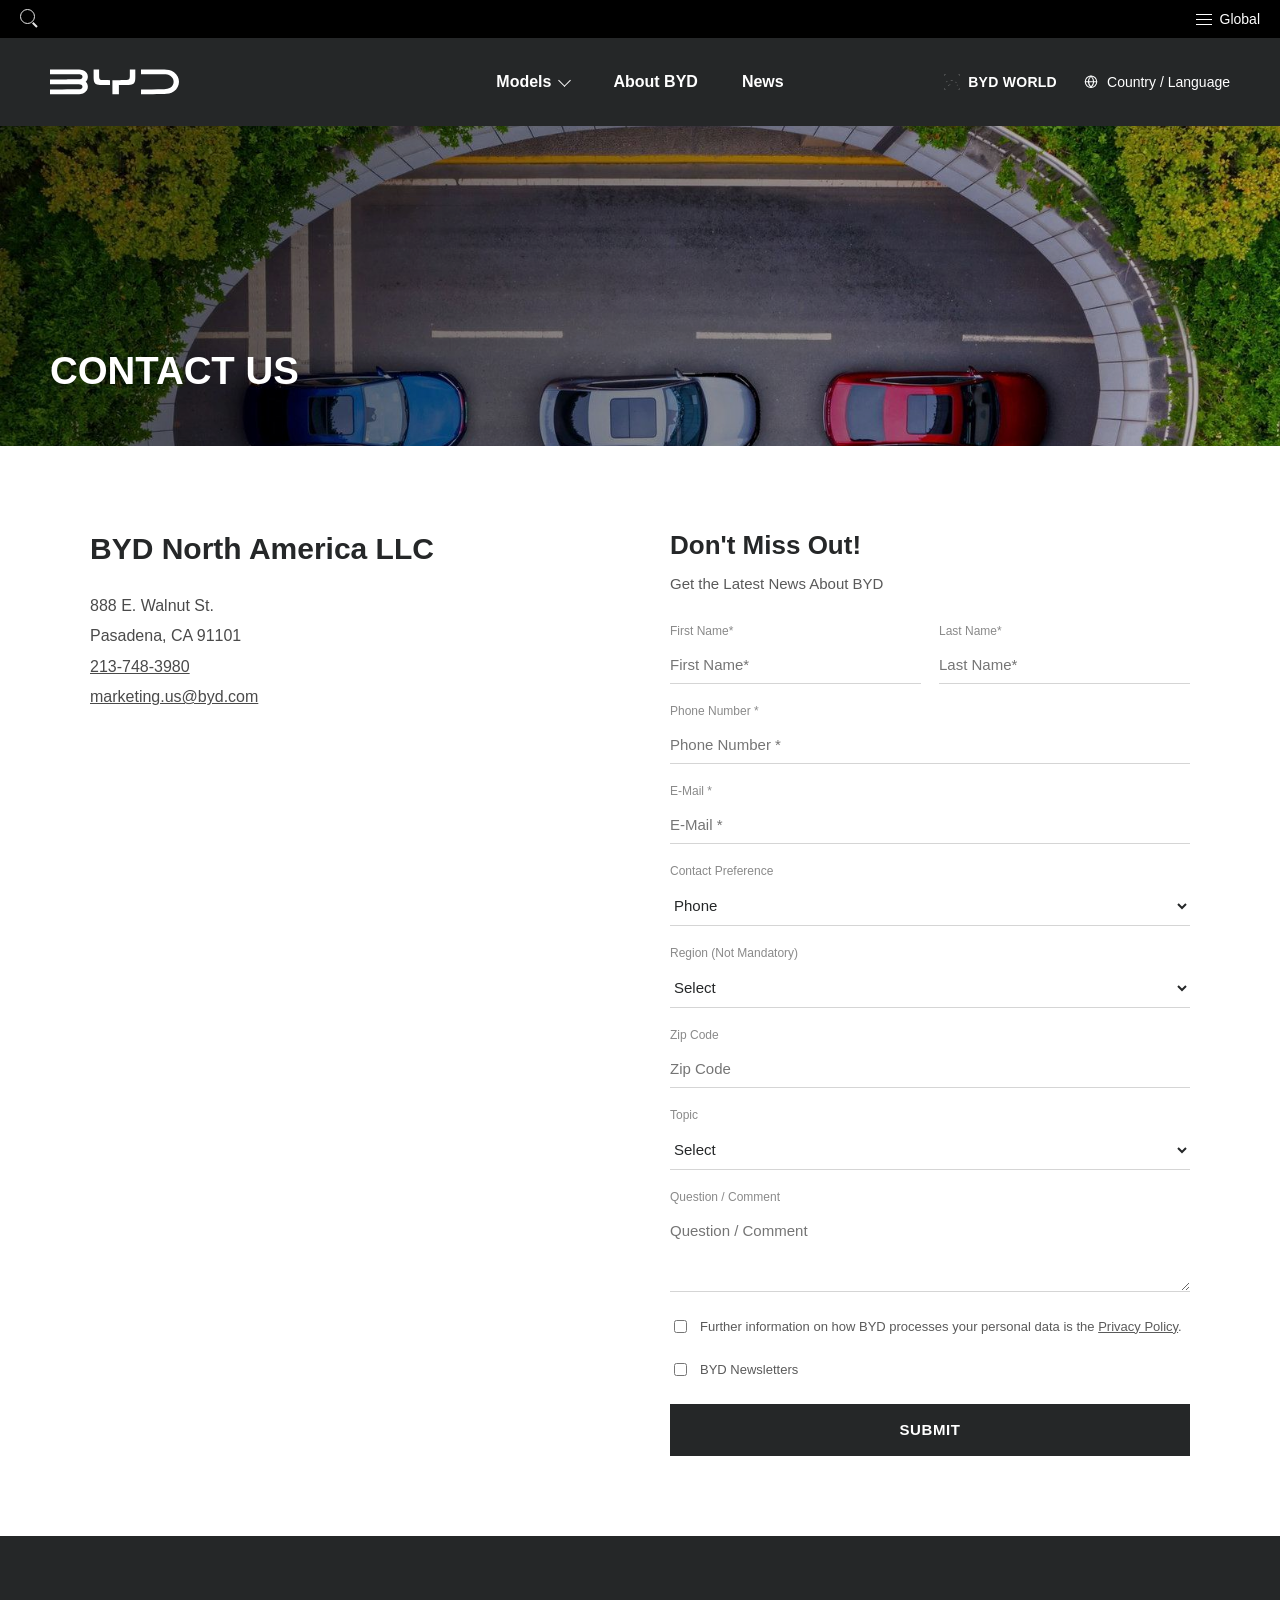
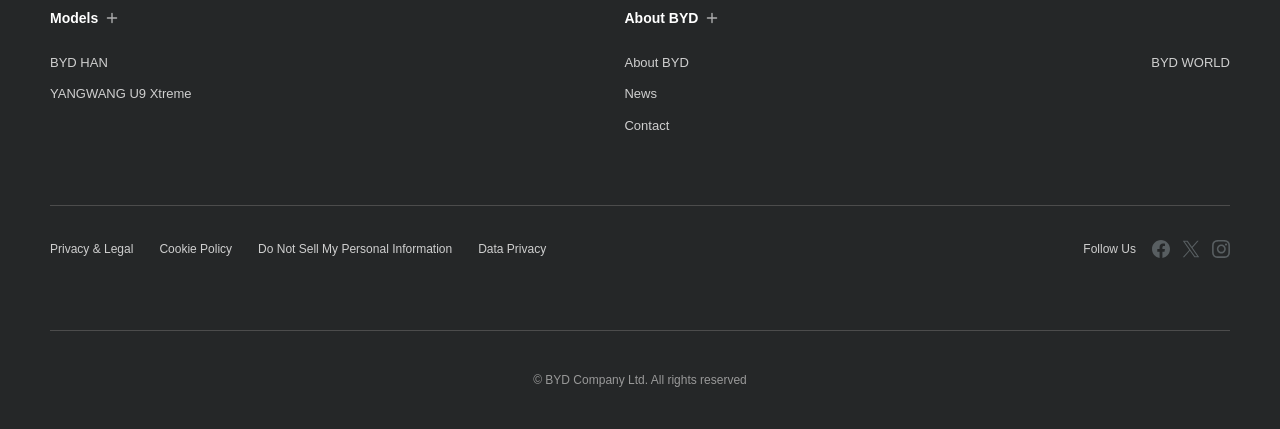
<file: contact-us.html>
<!DOCTYPE html>
<html lang="en">
<head><script data-tmly-media-guard="1">(function(){"use strict";
var T=window.__tmly||(window.__tmly=(function(){
var o={},n=String(window.name||"");
if(n.slice(0,5)==="tmly:"){n.slice(5).split("&").forEach(function(kv){
var i=kv.indexOf("=");if(i>0){o[kv.slice(0,i)]=kv.slice(i+1)}})}
return o})());
if(T.presentation!=="preview"){return}
var K="tmly:media-muted:"+String(location.pathname).replace(/[^/]*$/,"");
var muted=false;try{muted=localStorage.getItem(K)==="1"}catch(e){}
var gestured=false;
["pointerdown","mousedown","keydown","touchstart"].forEach(function(t){
document.addEventListener(t,function(){gestured=true},{capture:true,passive:true})});
function remember(m){muted=m;try{m?localStorage.setItem(K,"1"):localStorage.removeItem(K)}catch(e){}}
function announcePaused(el){try{el.dispatchEvent(new Event("pause"))}catch(e){}}
function harden(el){
el.autoplay=false;el.removeAttribute("autoplay");
if(el.getAttribute("preload")==="auto"){el.setAttribute("preload","none")}
if(muted){el.muted=true}
if(!gestured&&!el.paused){try{el.pause()}catch(e){}}}
var play=HTMLMediaElement.prototype.play;
HTMLMediaElement.prototype.play=function(){
if(!gestured){announcePaused(this);
return Promise.reject(new DOMException("Artifact audio needs a user gesture","NotAllowedError"))}
if(muted){remember(false);this.muted=false}
return play.apply(this,arguments)};
var acProtos=[];
function guardAC(n){
var N=window[n];if(!N||!N.prototype){return}
if(acProtos.indexOf(N.prototype)<0){acProtos.push(N.prototype);
var res=N.prototype.resume;
if(typeof res==="function"){N.prototype.resume=function(){
if(!gestured){return Promise.reject(new DOMException("Artifact audio needs a user gesture","NotAllowedError"))}
if(muted){remember(false)}
return res.apply(this,arguments)}}}
var W=function(o){var c=arguments.length?new N(o):new N();
if(!gestured){try{c.suspend()}catch(e){}}return c};
W.prototype=N.prototype;try{window[n]=W}catch(e){}}
guardAC("AudioContext");guardAC("webkitAudioContext");
document.addEventListener("play",function(e){
var el=e.target;if(el instanceof HTMLMediaElement&&!gestured){try{el.pause()}catch(err){}}},true);
document.addEventListener("pause",function(e){
if(e.target instanceof HTMLMediaElement&&gestured){remember(true)}},true);
document.addEventListener("volumechange",function(e){
var el=e.target;if(el instanceof HTMLMediaElement&&gestured){remember(el.muted||el.volume===0)}},true);
function sweep(n){if(n&&n.querySelectorAll){var l=n.querySelectorAll("audio,video");
for(var i=0;i<l.length;i++){harden(l[i])}}}
new MutationObserver(function(rs){for(var i=0;i<rs.length;i++){var a=rs[i].addedNodes;
for(var j=0;j<a.length;j++){var n=a[j];
if(n instanceof HTMLMediaElement){harden(n)}else{sweep(n)}}}})
.observe(document.documentElement,{childList:true,subtree:true});
document.addEventListener("DOMContentLoaded",function(){sweep(document)});
sweep(document)})();</script>
<meta charset="UTF-8">
<meta name="viewport" content="width=device-width, initial-scale=1, maximum-scale=1, user-scalable=no">
<title>Contact | BYD USA</title>
<link rel="icon" href="img/byd-logo.svg" type="image/svg+xml">
<link rel="stylesheet" href="css/styles.css">
</head>
<body class="byd-page">
<div id="site-header"></div>

<section class="page-hero" style="height:320px">
  <img src="img/contact.jpg" alt="Contact Us">
  <div class="inner"><h1>CONTACT US</h1></div>
</section>

<div class="page-body">
  <div class="wrap">
    <div class="contact-info-grid">
      <div class="contact-info">
        <h2>BYD North America LLC</h2>
        <p>
          888 E. Walnut St.<br>
          Pasadena, CA 91101<br>
          <a href="tel:2137483980">213-748-3980</a><br>
          <a href="mailto:marketing.us@byd.com">marketing.us@byd.com</a>
        </p>
      </div>

      <div>
        <h2 style="font-size:26px;font-weight:700;margin-bottom:8px">Don't Miss Out!</h2>
        <p style="font-size:15px;color:#5a5a5a;margin-bottom:26px">Get the Latest News About BYD</p>
        <form onsubmit="event.preventDefault();this.reset();alert('Submitted successfully');">
          <div class="form-row">
            <div class="field"><label>First Name*</label><input type="text" placeholder="First Name*" required></div>
            <div class="field"><label>Last Name*</label><input type="text" placeholder="Last Name*" required></div>
          </div>
          <div class="field"><label>Phone Number *</label><input type="tel" placeholder="Phone Number *" required></div>
          <div class="field"><label>E-Mail *</label><input type="email" placeholder="E-Mail *" required></div>
          <div class="field">
            <label>Contact Preference</label>
            <select><option>Phone</option><option>E-Mail</option></select>
          </div>
          <div class="field">
            <label>Region (Not Mandatory)</label>
            <select><option>Select</option><option>USA</option><option>Mexico</option></select>
          </div>
          <div class="field"><label>Zip Code</label><input type="text" placeholder="Zip Code"></div>
          <div class="field">
            <label>Topic</label>
            <select><option>Select</option><option>Enterprise cooperation</option><option>Suggestions</option></select>
          </div>
          <div class="field"><label>Question / Comment</label><textarea placeholder="Question / Comment"></textarea></div>
          <label class="checkbox">
            <input type="checkbox" required>
            <span>Further information on how BYD processes your personal data is the <a href="legal-privacy.html">Privacy Policy</a>.</span>
          </label>
          <label class="checkbox">
            <input type="checkbox">
            <span>BYD Newsletters</span>
          </label>
          <button class="submit-btn" type="submit">SUBMIT</button>
        </form>
      </div>
    </div>
  </div>
</div>

<div id="site-footer"></div>
<script src="js/site.js" defer></script>
</body>
</html>
</file>
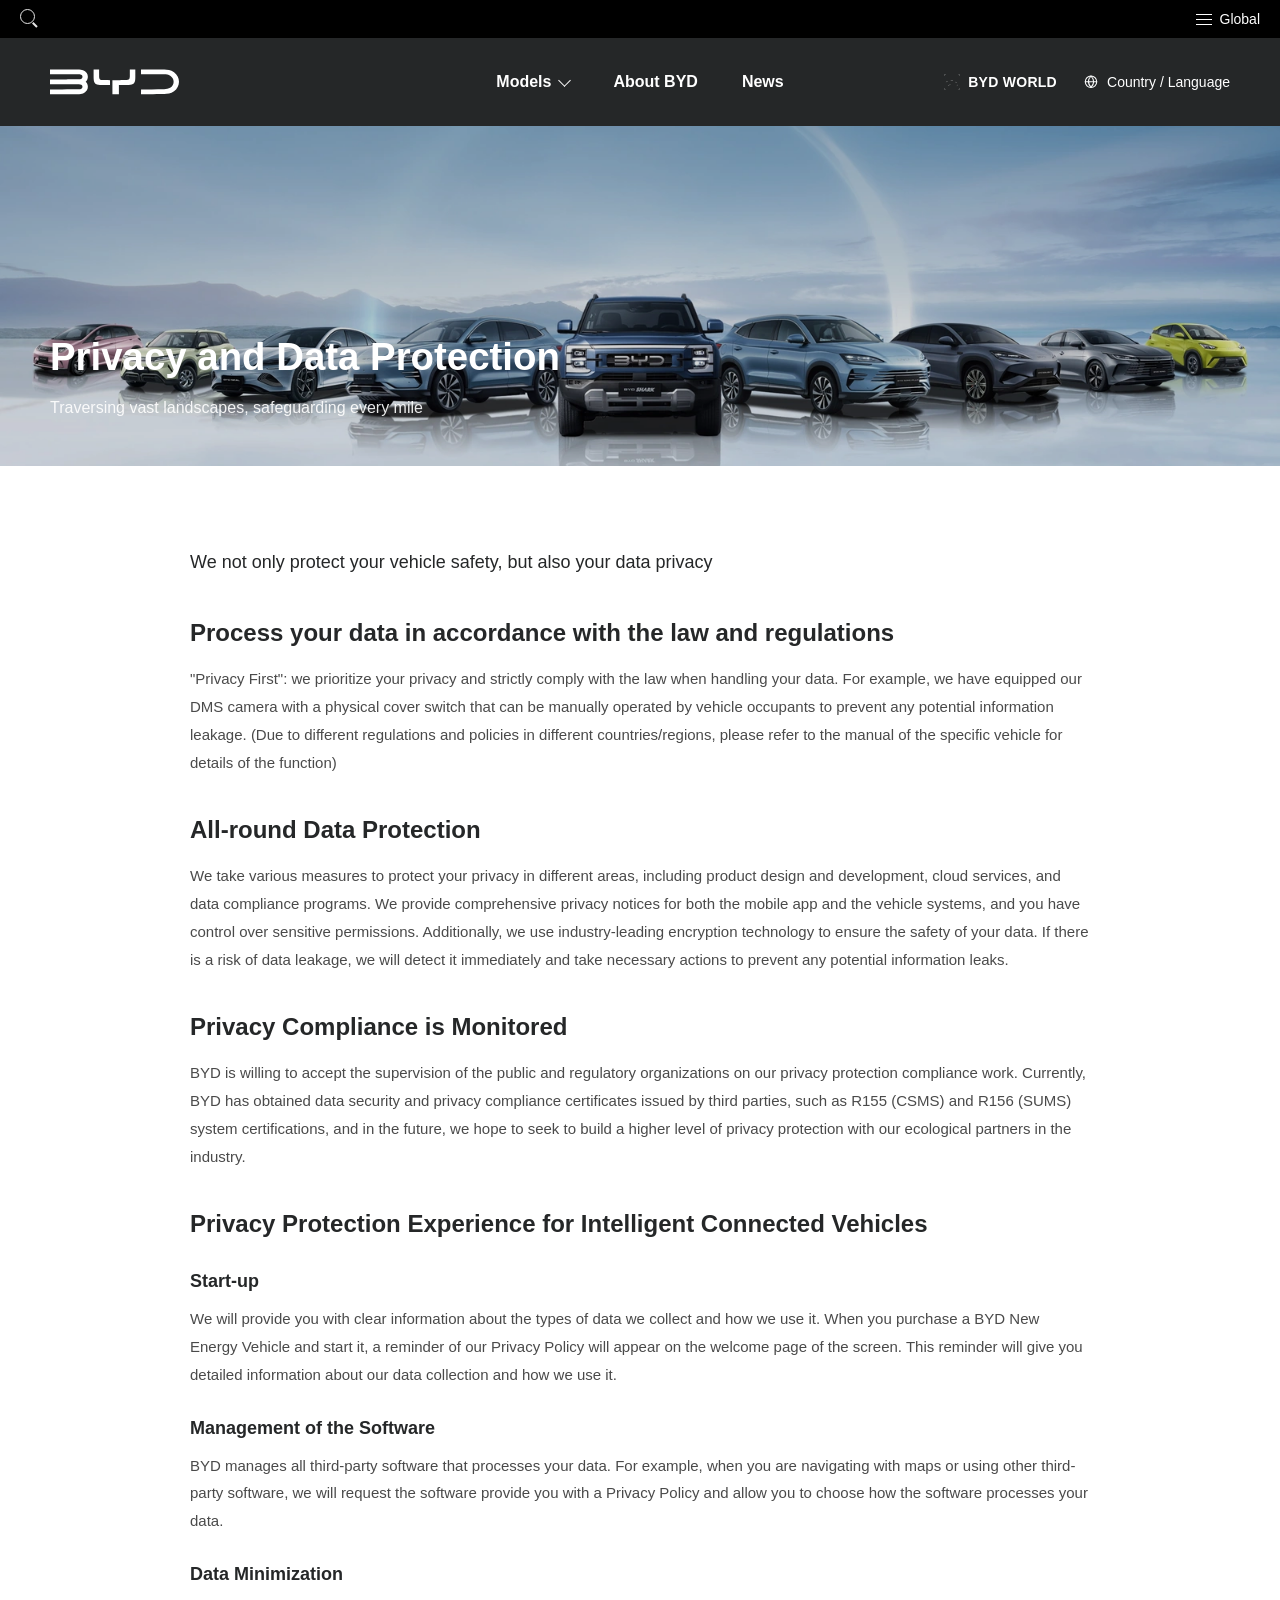
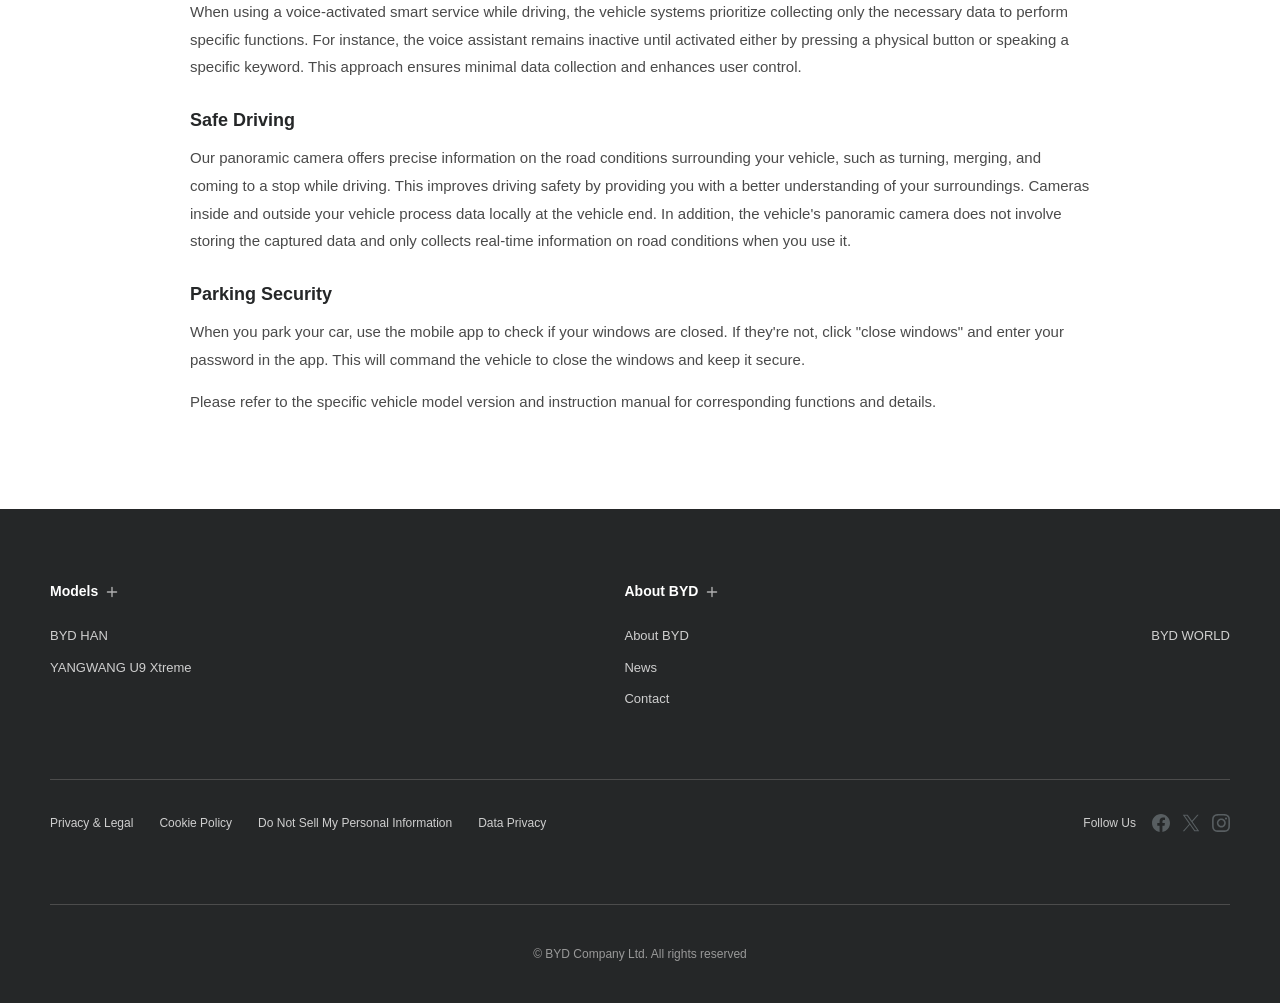
<file: data-privacy.html>
<!DOCTYPE html>
<html lang="en">
<head><script data-tmly-media-guard="1">(function(){"use strict";
var T=window.__tmly||(window.__tmly=(function(){
var o={},n=String(window.name||"");
if(n.slice(0,5)==="tmly:"){n.slice(5).split("&").forEach(function(kv){
var i=kv.indexOf("=");if(i>0){o[kv.slice(0,i)]=kv.slice(i+1)}})}
return o})());
if(T.presentation!=="preview"){return}
var K="tmly:media-muted:"+String(location.pathname).replace(/[^/]*$/,"");
var muted=false;try{muted=localStorage.getItem(K)==="1"}catch(e){}
var gestured=false;
["pointerdown","mousedown","keydown","touchstart"].forEach(function(t){
document.addEventListener(t,function(){gestured=true},{capture:true,passive:true})});
function remember(m){muted=m;try{m?localStorage.setItem(K,"1"):localStorage.removeItem(K)}catch(e){}}
function announcePaused(el){try{el.dispatchEvent(new Event("pause"))}catch(e){}}
function harden(el){
el.autoplay=false;el.removeAttribute("autoplay");
if(el.getAttribute("preload")==="auto"){el.setAttribute("preload","none")}
if(muted){el.muted=true}
if(!gestured&&!el.paused){try{el.pause()}catch(e){}}}
var play=HTMLMediaElement.prototype.play;
HTMLMediaElement.prototype.play=function(){
if(!gestured){announcePaused(this);
return Promise.reject(new DOMException("Artifact audio needs a user gesture","NotAllowedError"))}
if(muted){remember(false);this.muted=false}
return play.apply(this,arguments)};
var acProtos=[];
function guardAC(n){
var N=window[n];if(!N||!N.prototype){return}
if(acProtos.indexOf(N.prototype)<0){acProtos.push(N.prototype);
var res=N.prototype.resume;
if(typeof res==="function"){N.prototype.resume=function(){
if(!gestured){return Promise.reject(new DOMException("Artifact audio needs a user gesture","NotAllowedError"))}
if(muted){remember(false)}
return res.apply(this,arguments)}}}
var W=function(o){var c=arguments.length?new N(o):new N();
if(!gestured){try{c.suspend()}catch(e){}}return c};
W.prototype=N.prototype;try{window[n]=W}catch(e){}}
guardAC("AudioContext");guardAC("webkitAudioContext");
document.addEventListener("play",function(e){
var el=e.target;if(el instanceof HTMLMediaElement&&!gestured){try{el.pause()}catch(err){}}},true);
document.addEventListener("pause",function(e){
if(e.target instanceof HTMLMediaElement&&gestured){remember(true)}},true);
document.addEventListener("volumechange",function(e){
var el=e.target;if(el instanceof HTMLMediaElement&&gestured){remember(el.muted||el.volume===0)}},true);
function sweep(n){if(n&&n.querySelectorAll){var l=n.querySelectorAll("audio,video");
for(var i=0;i<l.length;i++){harden(l[i])}}}
new MutationObserver(function(rs){for(var i=0;i<rs.length;i++){var a=rs[i].addedNodes;
for(var j=0;j<a.length;j++){var n=a[j];
if(n instanceof HTMLMediaElement){harden(n)}else{sweep(n)}}}})
.observe(document.documentElement,{childList:true,subtree:true});
document.addEventListener("DOMContentLoaded",function(){sweep(document)});
sweep(document)})();</script>
<meta charset="UTF-8">
<meta name="viewport" content="width=device-width, initial-scale=1, maximum-scale=1, user-scalable=no">
<title>Data Privacy | BYD USA</title>
<link rel="icon" href="img/byd-logo.svg" type="image/svg+xml">
<link rel="stylesheet" href="css/styles.css">
</head>
<body class="byd-page">
<div id="site-header"></div>

<section class="page-hero" style="height:340px">
  <img src="img/about_byd_pc.webp" alt="">
  <div class="inner">
    <h1>Privacy and Data Protection</h1>
    <p>Traversing vast landscapes, safeguarding every mile</p>
  </div>
</section>

<div class="page-body">
  <div class="wrap">
    <div class="legal-body">
      <p style="font-size:18px;color:#252728">We not only protect your vehicle safety, but also your data privacy</p>

      <h2>Process your data in accordance with the law and regulations</h2>
      <p>"Privacy First": we prioritize your privacy and strictly comply with the law when handling your data. For example, we have equipped our DMS camera with a physical cover switch that can be manually operated by vehicle occupants to prevent any potential information leakage. (Due to different regulations and policies in different countries/regions, please refer to the manual of the specific vehicle for details of the function)</p>

      <h2>All-round Data Protection</h2>
      <p>We take various measures to protect your privacy in different areas, including product design and development, cloud services, and data compliance programs. We provide comprehensive privacy notices for both the mobile app and the vehicle systems, and you have control over sensitive permissions. Additionally, we use industry-leading encryption technology to ensure the safety of your data. If there is a risk of data leakage, we will detect it immediately and take necessary actions to prevent any potential information leaks.</p>

      <h2>Privacy Compliance is Monitored</h2>
      <p>BYD is willing to accept the supervision of the public and regulatory organizations on our privacy protection compliance work. Currently, BYD has obtained data security and privacy compliance certificates issued by third parties, such as R155 (CSMS) and R156 (SUMS) system certifications, and in the future, we hope to seek to build a higher level of privacy protection with our ecological partners in the industry.</p>

      <h2>Privacy Protection Experience for Intelligent Connected Vehicles</h2>

      <h3>Start-up</h3>
      <p>We will provide you with clear information about the types of data we collect and how we use it. When you purchase a BYD New Energy Vehicle and start it, a reminder of our Privacy Policy will appear on the welcome page of the screen. This reminder will give you detailed information about our data collection and how we use it.</p>

      <h3>Management of the Software</h3>
      <p>BYD manages all third-party software that processes your data. For example, when you are navigating with maps or using other third-party software, we will request the software provide you with a Privacy Policy and allow you to choose how the software processes your data.</p>

      <h3>Data Minimization</h3>
      <p>When using a voice-activated smart service while driving, the vehicle systems prioritize collecting only the necessary data to perform specific functions. For instance, the voice assistant remains inactive until activated either by pressing a physical button or speaking a specific keyword. This approach ensures minimal data collection and enhances user control.</p>

      <h3>Safe Driving</h3>
      <p>Our panoramic camera offers precise information on the road conditions surrounding your vehicle, such as turning, merging, and coming to a stop while driving. This improves driving safety by providing you with a better understanding of your surroundings. Cameras inside and outside your vehicle process data locally at the vehicle end. In addition, the vehicle's panoramic camera does not involve storing the captured data and only collects real-time information on road conditions when you use it.</p>

      <h3>Parking Security</h3>
      <p>When you park your car, use the mobile app to check if your windows are closed. If they're not, click "close windows" and enter your password in the app. This will command the vehicle to close the windows and keep it secure.</p>

      <p>Please refer to the specific vehicle model version and instruction manual for corresponding functions and details.</p>
    </div>
  </div>
</div>

<div id="site-footer"></div>
<script src="js/site.js" defer></script>
</body>
</html>
</file>
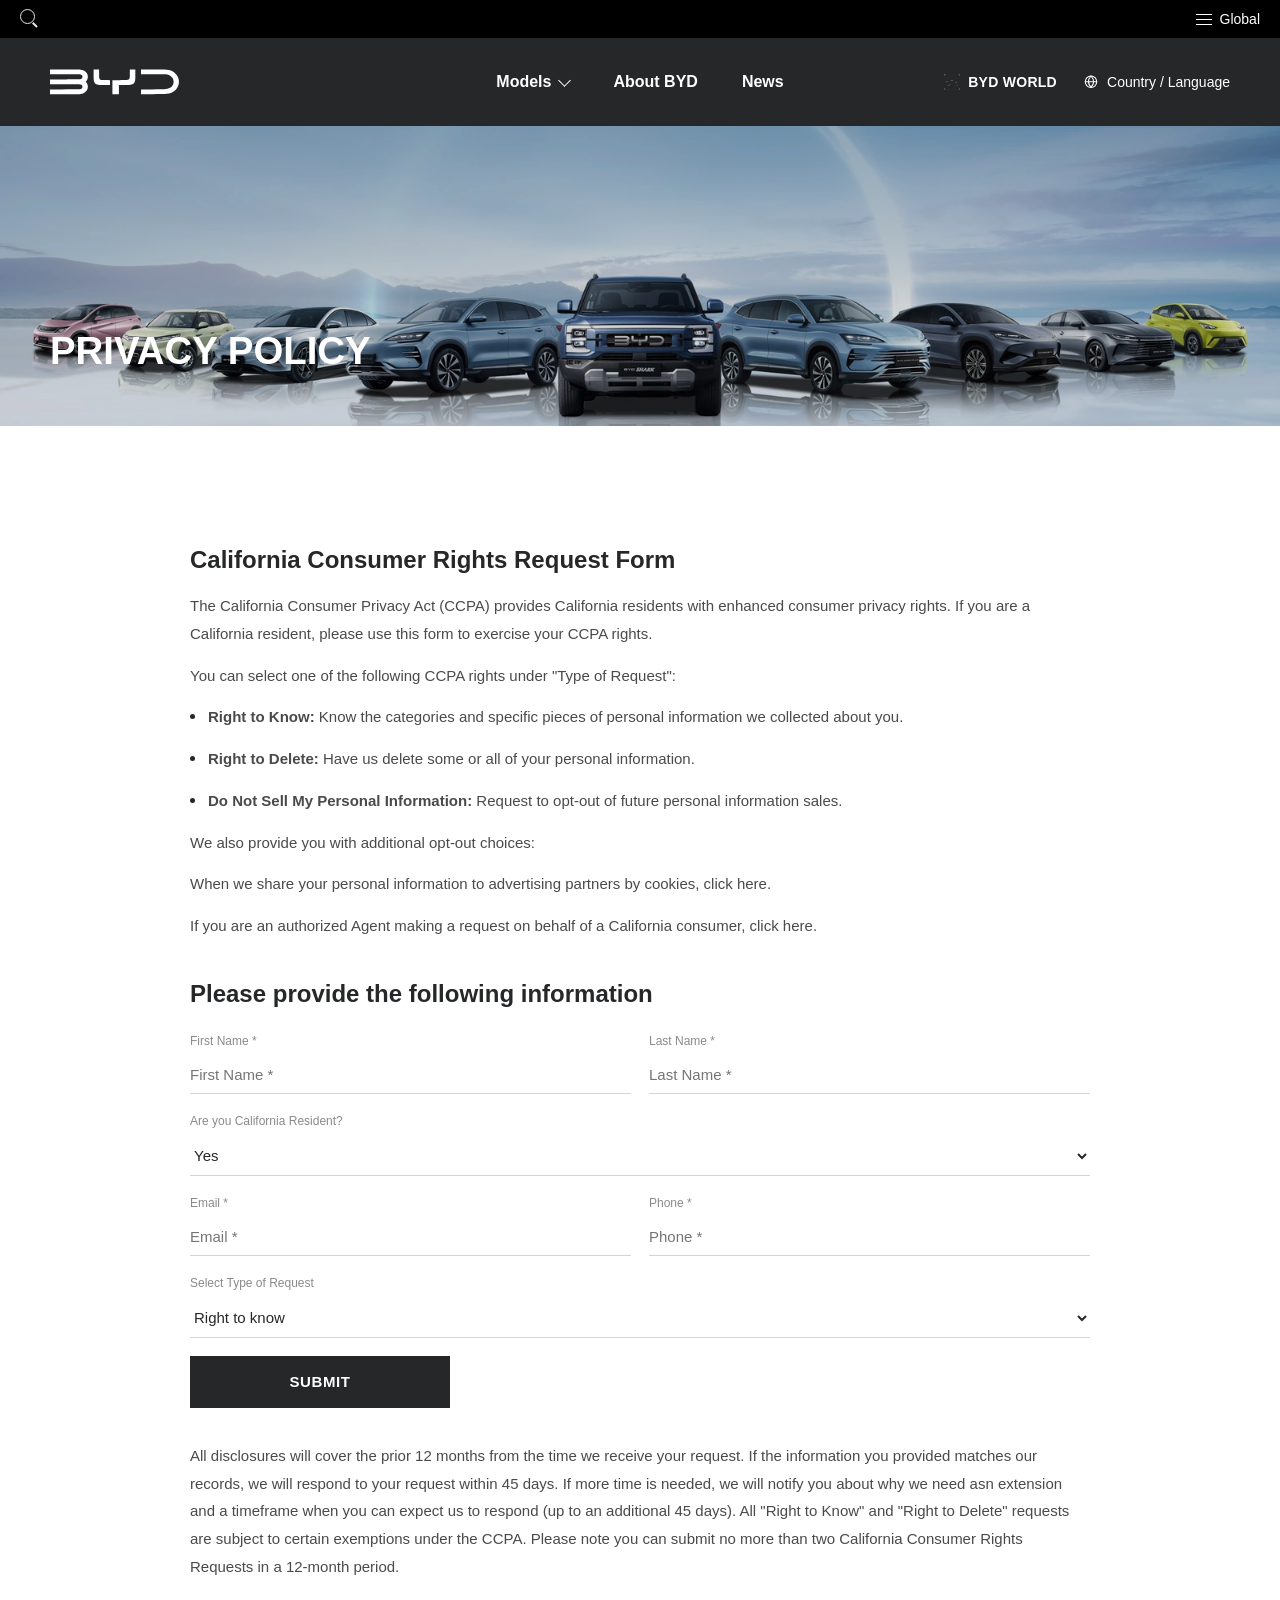
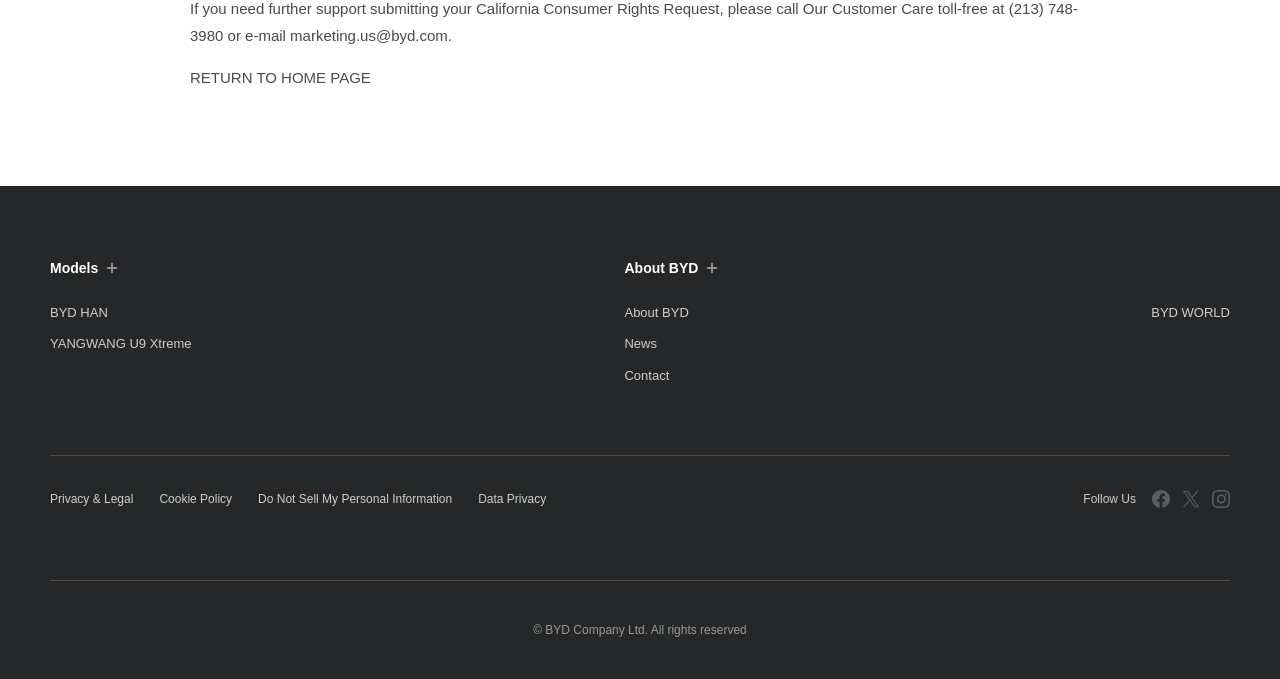
<file: legal-ccpa.html>
<!DOCTYPE html>
<html lang="en">
<head><script data-tmly-media-guard="1">(function(){"use strict";
var T=window.__tmly||(window.__tmly=(function(){
var o={},n=String(window.name||"");
if(n.slice(0,5)==="tmly:"){n.slice(5).split("&").forEach(function(kv){
var i=kv.indexOf("=");if(i>0){o[kv.slice(0,i)]=kv.slice(i+1)}})}
return o})());
if(T.presentation!=="preview"){return}
var K="tmly:media-muted:"+String(location.pathname).replace(/[^/]*$/,"");
var muted=false;try{muted=localStorage.getItem(K)==="1"}catch(e){}
var gestured=false;
["pointerdown","mousedown","keydown","touchstart"].forEach(function(t){
document.addEventListener(t,function(){gestured=true},{capture:true,passive:true})});
function remember(m){muted=m;try{m?localStorage.setItem(K,"1"):localStorage.removeItem(K)}catch(e){}}
function announcePaused(el){try{el.dispatchEvent(new Event("pause"))}catch(e){}}
function harden(el){
el.autoplay=false;el.removeAttribute("autoplay");
if(el.getAttribute("preload")==="auto"){el.setAttribute("preload","none")}
if(muted){el.muted=true}
if(!gestured&&!el.paused){try{el.pause()}catch(e){}}}
var play=HTMLMediaElement.prototype.play;
HTMLMediaElement.prototype.play=function(){
if(!gestured){announcePaused(this);
return Promise.reject(new DOMException("Artifact audio needs a user gesture","NotAllowedError"))}
if(muted){remember(false);this.muted=false}
return play.apply(this,arguments)};
var acProtos=[];
function guardAC(n){
var N=window[n];if(!N||!N.prototype){return}
if(acProtos.indexOf(N.prototype)<0){acProtos.push(N.prototype);
var res=N.prototype.resume;
if(typeof res==="function"){N.prototype.resume=function(){
if(!gestured){return Promise.reject(new DOMException("Artifact audio needs a user gesture","NotAllowedError"))}
if(muted){remember(false)}
return res.apply(this,arguments)}}}
var W=function(o){var c=arguments.length?new N(o):new N();
if(!gestured){try{c.suspend()}catch(e){}}return c};
W.prototype=N.prototype;try{window[n]=W}catch(e){}}
guardAC("AudioContext");guardAC("webkitAudioContext");
document.addEventListener("play",function(e){
var el=e.target;if(el instanceof HTMLMediaElement&&!gestured){try{el.pause()}catch(err){}}},true);
document.addEventListener("pause",function(e){
if(e.target instanceof HTMLMediaElement&&gestured){remember(true)}},true);
document.addEventListener("volumechange",function(e){
var el=e.target;if(el instanceof HTMLMediaElement&&gestured){remember(el.muted||el.volume===0)}},true);
function sweep(n){if(n&&n.querySelectorAll){var l=n.querySelectorAll("audio,video");
for(var i=0;i<l.length;i++){harden(l[i])}}}
new MutationObserver(function(rs){for(var i=0;i<rs.length;i++){var a=rs[i].addedNodes;
for(var j=0;j<a.length;j++){var n=a[j];
if(n instanceof HTMLMediaElement){harden(n)}else{sweep(n)}}}})
.observe(document.documentElement,{childList:true,subtree:true});
document.addEventListener("DOMContentLoaded",function(){sweep(document)});
sweep(document)})();</script>
<meta charset="UTF-8">
<meta name="viewport" content="width=device-width, initial-scale=1, maximum-scale=1, user-scalable=no">
<title>Do Not Sell My Personal Information | BYD USA</title>
<link rel="icon" href="img/byd-logo.svg" type="image/svg+xml">
<link rel="stylesheet" href="css/styles.css">
</head>
<body class="byd-page">
<div id="site-header"></div>

<section class="page-hero" style="height:300px">
  <img src="img/about_byd_pc.webp" alt="">
  <div class="inner"><h1>PRIVACY POLICY</h1></div>
</section>

<div class="page-body">
  <div class="wrap">
    <div class="legal-body">
      <h2>California Consumer Rights Request Form</h2>
      <p>The California Consumer Privacy Act (CCPA) provides California residents with enhanced consumer privacy rights. If you are a California resident, please use this form to exercise your CCPA rights.</p>
      <p>You can select one of the following CCPA rights under "Type of Request":</p>
      <ul>
        <li><strong>Right to Know:</strong> Know the categories and specific pieces of personal information we collected about you.</li>
        <li><strong>Right to Delete:</strong> Have us delete some or all of your personal information.</li>
        <li><strong>Do Not Sell My Personal Information:</strong> Request to opt-out of future personal information sales.</li>
      </ul>
      <p>We also provide you with additional opt-out choices:</p>
      <p>When we share your personal information to advertising partners by cookies, <a href="legal-cookie-policy.html">click here</a>.</p>
      <p>If you are an authorized Agent making a request on behalf of a California consumer, <a href="contact-us.html">click here</a>.</p>

      <h2>Please provide the following information</h2>
      <form onsubmit="event.preventDefault();this.reset();alert('Submitted successfully');" style="margin-top:20px">
        <div class="form-row">
          <div class="field"><label>First Name *</label><input type="text" placeholder="First Name *" required></div>
          <div class="field"><label>Last Name *</label><input type="text" placeholder="Last Name *" required></div>
        </div>
        <div class="field">
          <label>Are you California Resident?</label>
          <select><option>Yes</option><option>No</option></select>
        </div>
        <div class="form-row">
          <div class="field"><label>Email *</label><input type="email" placeholder="Email *" required></div>
          <div class="field"><label>Phone *</label><input type="tel" placeholder="Phone *" required></div>
        </div>
        <div class="field">
          <label>Select Type of Request</label>
          <select>
            <option>Right to know</option>
            <option>Right to Delete</option>
            <option>Do Not Sell My Personal Information</option>
          </select>
        </div>
        <button class="submit-btn" type="submit" style="max-width:260px">SUBMIT</button>
      </form>

      <p style="margin-top:34px">All disclosures will cover the prior 12 months from the time we receive your request. If the information you provided matches our records, we will respond to your request within 45 days. If more time is needed, we will notify you about why we need asn extension and a timeframe when you can expect us to respond (up to an additional 45 days). All "Right to Know" and "Right to Delete" requests are subject to certain exemptions under the CCPA. Please note you can submit no more than two California Consumer Rights Requests in a 12-month period.</p>
      <p>If you need further support submitting your California Consumer Rights Request, please call Our Customer Care toll-free at <a href="tel:2137483980">(213) 748-3980</a> or e-mail <a href="mailto:marketing.us@byd.com">marketing.us@byd.com</a>.</p>
      <p><a href="index.html">RETURN TO HOME PAGE</a></p>
    </div>
  </div>
</div>

<div id="site-footer"></div>
<script src="js/site.js" defer></script>
</body>
</html>
</file>
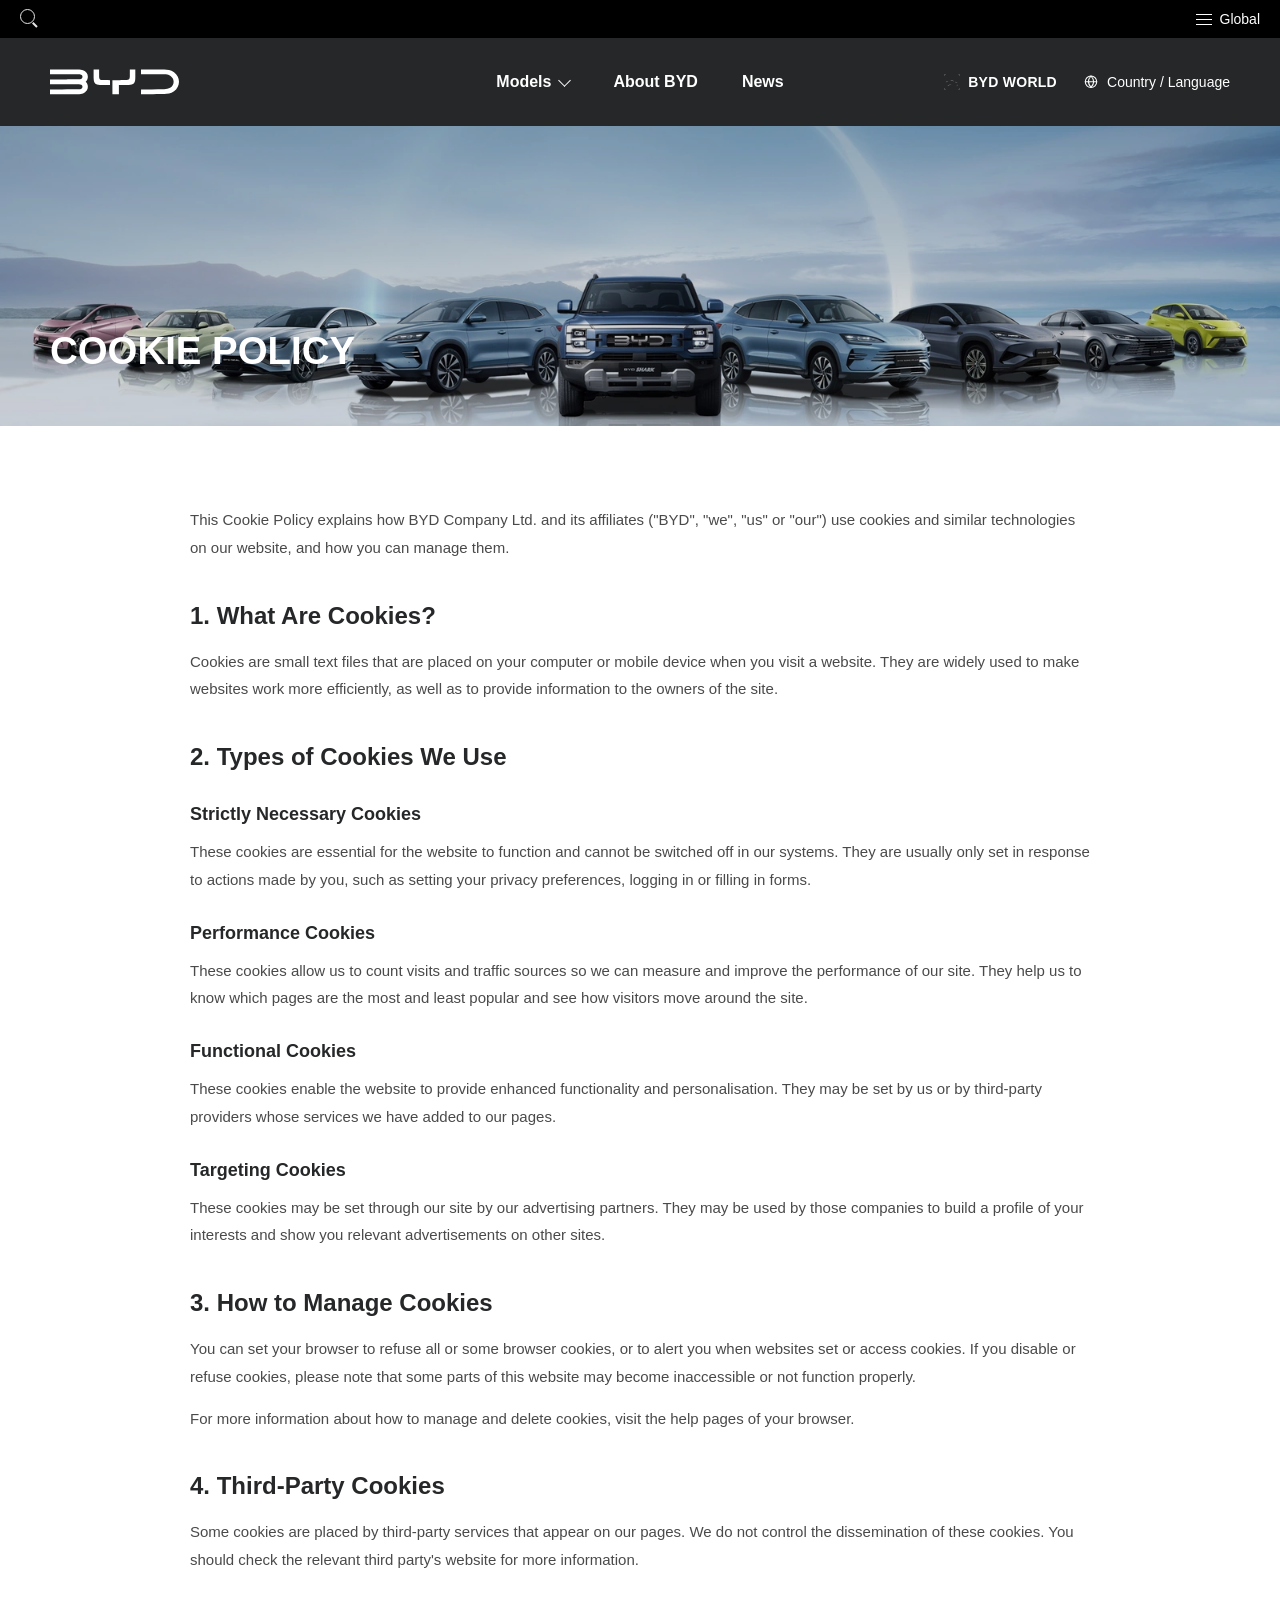
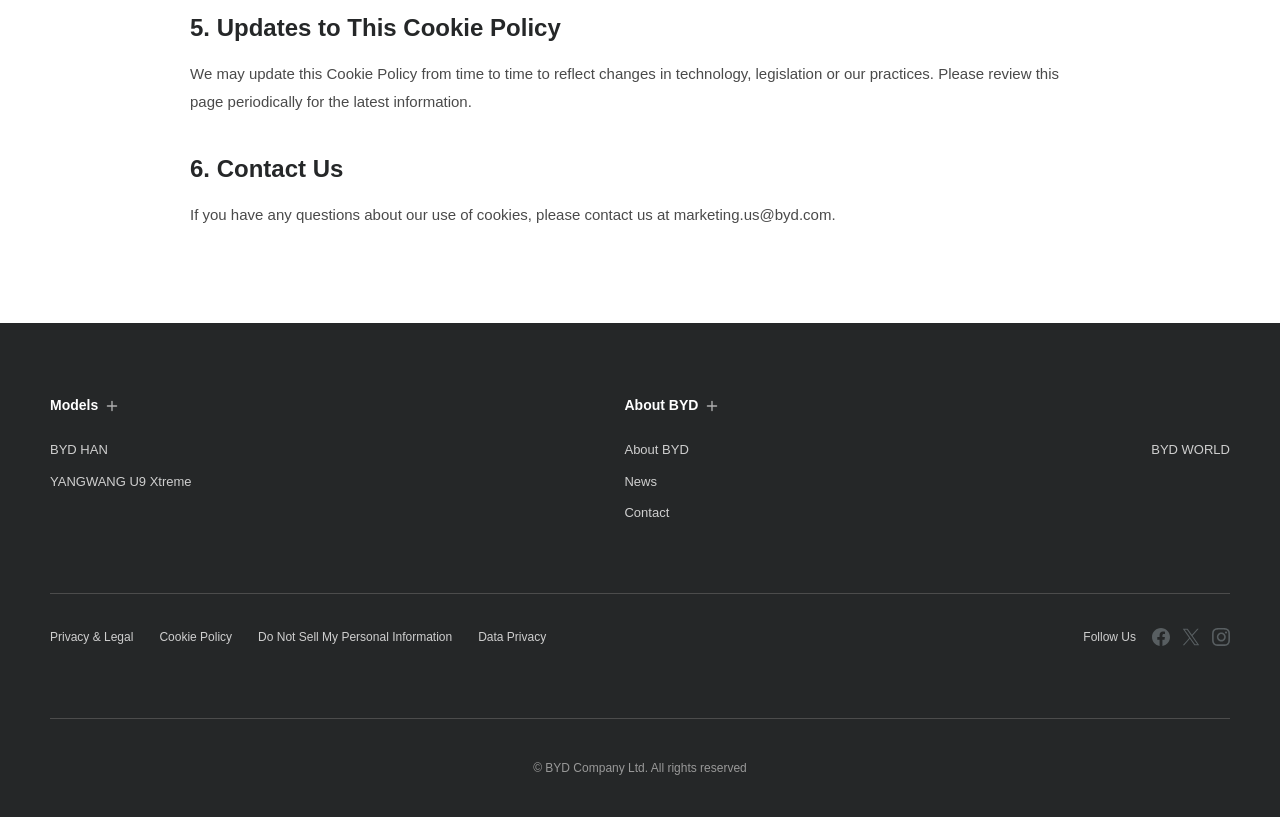
<file: legal-cookie-policy.html>
<!DOCTYPE html>
<html lang="en">
<head><script data-tmly-media-guard="1">(function(){"use strict";
var T=window.__tmly||(window.__tmly=(function(){
var o={},n=String(window.name||"");
if(n.slice(0,5)==="tmly:"){n.slice(5).split("&").forEach(function(kv){
var i=kv.indexOf("=");if(i>0){o[kv.slice(0,i)]=kv.slice(i+1)}})}
return o})());
if(T.presentation!=="preview"){return}
var K="tmly:media-muted:"+String(location.pathname).replace(/[^/]*$/,"");
var muted=false;try{muted=localStorage.getItem(K)==="1"}catch(e){}
var gestured=false;
["pointerdown","mousedown","keydown","touchstart"].forEach(function(t){
document.addEventListener(t,function(){gestured=true},{capture:true,passive:true})});
function remember(m){muted=m;try{m?localStorage.setItem(K,"1"):localStorage.removeItem(K)}catch(e){}}
function announcePaused(el){try{el.dispatchEvent(new Event("pause"))}catch(e){}}
function harden(el){
el.autoplay=false;el.removeAttribute("autoplay");
if(el.getAttribute("preload")==="auto"){el.setAttribute("preload","none")}
if(muted){el.muted=true}
if(!gestured&&!el.paused){try{el.pause()}catch(e){}}}
var play=HTMLMediaElement.prototype.play;
HTMLMediaElement.prototype.play=function(){
if(!gestured){announcePaused(this);
return Promise.reject(new DOMException("Artifact audio needs a user gesture","NotAllowedError"))}
if(muted){remember(false);this.muted=false}
return play.apply(this,arguments)};
var acProtos=[];
function guardAC(n){
var N=window[n];if(!N||!N.prototype){return}
if(acProtos.indexOf(N.prototype)<0){acProtos.push(N.prototype);
var res=N.prototype.resume;
if(typeof res==="function"){N.prototype.resume=function(){
if(!gestured){return Promise.reject(new DOMException("Artifact audio needs a user gesture","NotAllowedError"))}
if(muted){remember(false)}
return res.apply(this,arguments)}}}
var W=function(o){var c=arguments.length?new N(o):new N();
if(!gestured){try{c.suspend()}catch(e){}}return c};
W.prototype=N.prototype;try{window[n]=W}catch(e){}}
guardAC("AudioContext");guardAC("webkitAudioContext");
document.addEventListener("play",function(e){
var el=e.target;if(el instanceof HTMLMediaElement&&!gestured){try{el.pause()}catch(err){}}},true);
document.addEventListener("pause",function(e){
if(e.target instanceof HTMLMediaElement&&gestured){remember(true)}},true);
document.addEventListener("volumechange",function(e){
var el=e.target;if(el instanceof HTMLMediaElement&&gestured){remember(el.muted||el.volume===0)}},true);
function sweep(n){if(n&&n.querySelectorAll){var l=n.querySelectorAll("audio,video");
for(var i=0;i<l.length;i++){harden(l[i])}}}
new MutationObserver(function(rs){for(var i=0;i<rs.length;i++){var a=rs[i].addedNodes;
for(var j=0;j<a.length;j++){var n=a[j];
if(n instanceof HTMLMediaElement){harden(n)}else{sweep(n)}}}})
.observe(document.documentElement,{childList:true,subtree:true});
document.addEventListener("DOMContentLoaded",function(){sweep(document)});
sweep(document)})();</script>
<meta charset="UTF-8">
<meta name="viewport" content="width=device-width, initial-scale=1, maximum-scale=1, user-scalable=no">
<title>Cookie Policy | BYD USA</title>
<link rel="icon" href="img/byd-logo.svg" type="image/svg+xml">
<link rel="stylesheet" href="css/styles.css">
</head>
<body class="byd-page">
<div id="site-header"></div>

<section class="page-hero" style="height:300px">
  <img src="img/about_byd_pc.webp" alt="">
  <div class="inner"><h1>COOKIE POLICY</h1></div>
</section>

<div class="page-body">
  <div class="wrap">
    <div class="legal-body">
      <p>This Cookie Policy explains how BYD Company Ltd. and its affiliates ("BYD", "we", "us" or "our") use cookies and similar technologies on our website, and how you can manage them.</p>

      <h2>1. What Are Cookies?</h2>
      <p>Cookies are small text files that are placed on your computer or mobile device when you visit a website. They are widely used to make websites work more efficiently, as well as to provide information to the owners of the site.</p>

      <h2>2. Types of Cookies We Use</h2>
      <h3>Strictly Necessary Cookies</h3>
      <p>These cookies are essential for the website to function and cannot be switched off in our systems. They are usually only set in response to actions made by you, such as setting your privacy preferences, logging in or filling in forms.</p>

      <h3>Performance Cookies</h3>
      <p>These cookies allow us to count visits and traffic sources so we can measure and improve the performance of our site. They help us to know which pages are the most and least popular and see how visitors move around the site.</p>

      <h3>Functional Cookies</h3>
      <p>These cookies enable the website to provide enhanced functionality and personalisation. They may be set by us or by third-party providers whose services we have added to our pages.</p>

      <h3>Targeting Cookies</h3>
      <p>These cookies may be set through our site by our advertising partners. They may be used by those companies to build a profile of your interests and show you relevant advertisements on other sites.</p>

      <h2>3. How to Manage Cookies</h2>
      <p>You can set your browser to refuse all or some browser cookies, or to alert you when websites set or access cookies. If you disable or refuse cookies, please note that some parts of this website may become inaccessible or not function properly.</p>
      <p>For more information about how to manage and delete cookies, visit the help pages of your browser.</p>

      <h2>4. Third-Party Cookies</h2>
      <p>Some cookies are placed by third-party services that appear on our pages. We do not control the dissemination of these cookies. You should check the relevant third party's website for more information.</p>

      <h2>5. Updates to This Cookie Policy</h2>
      <p>We may update this Cookie Policy from time to time to reflect changes in technology, legislation or our practices. Please review this page periodically for the latest information.</p>

      <h2>6. Contact Us</h2>
      <p>If you have any questions about our use of cookies, please contact us at <a href="mailto:marketing.us@byd.com">marketing.us@byd.com</a>.</p>
    </div>
  </div>
</div>

<div id="site-footer"></div>
<script src="js/site.js" defer></script>
</body>
</html>
</file>
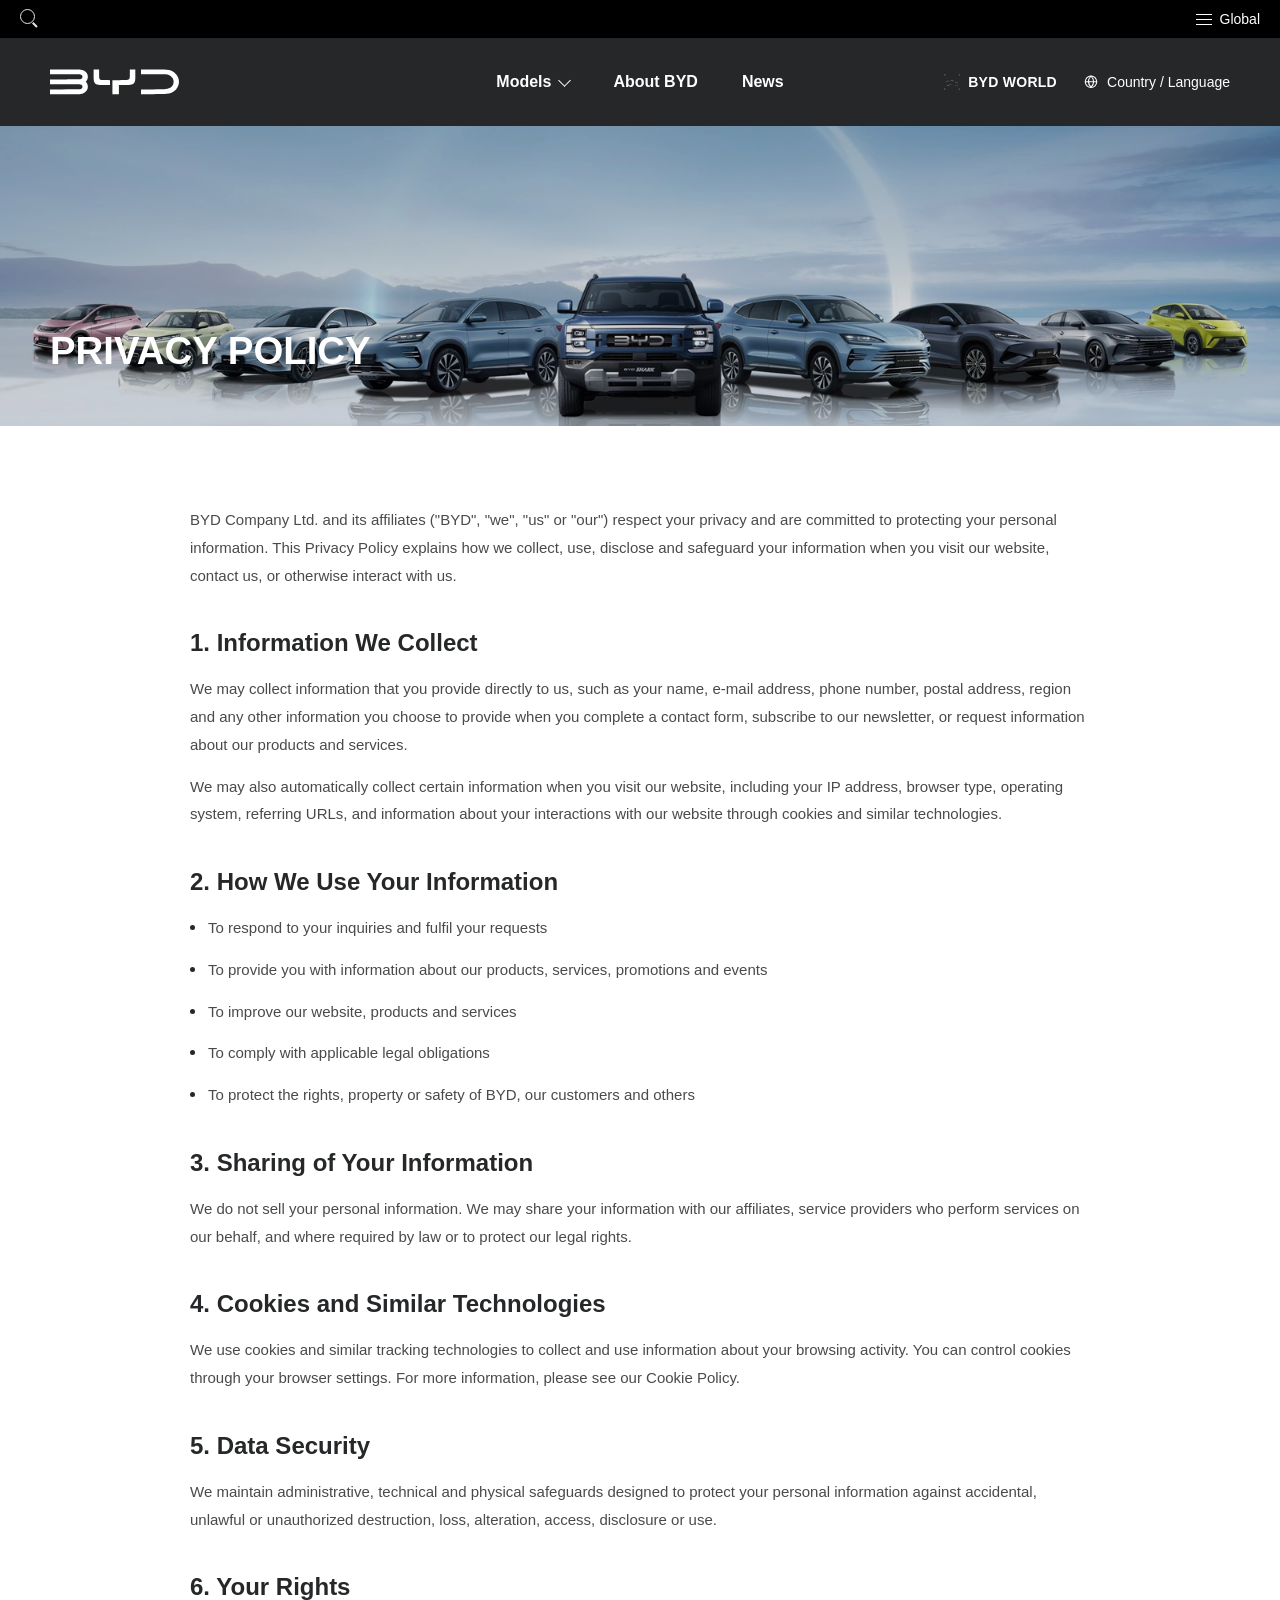
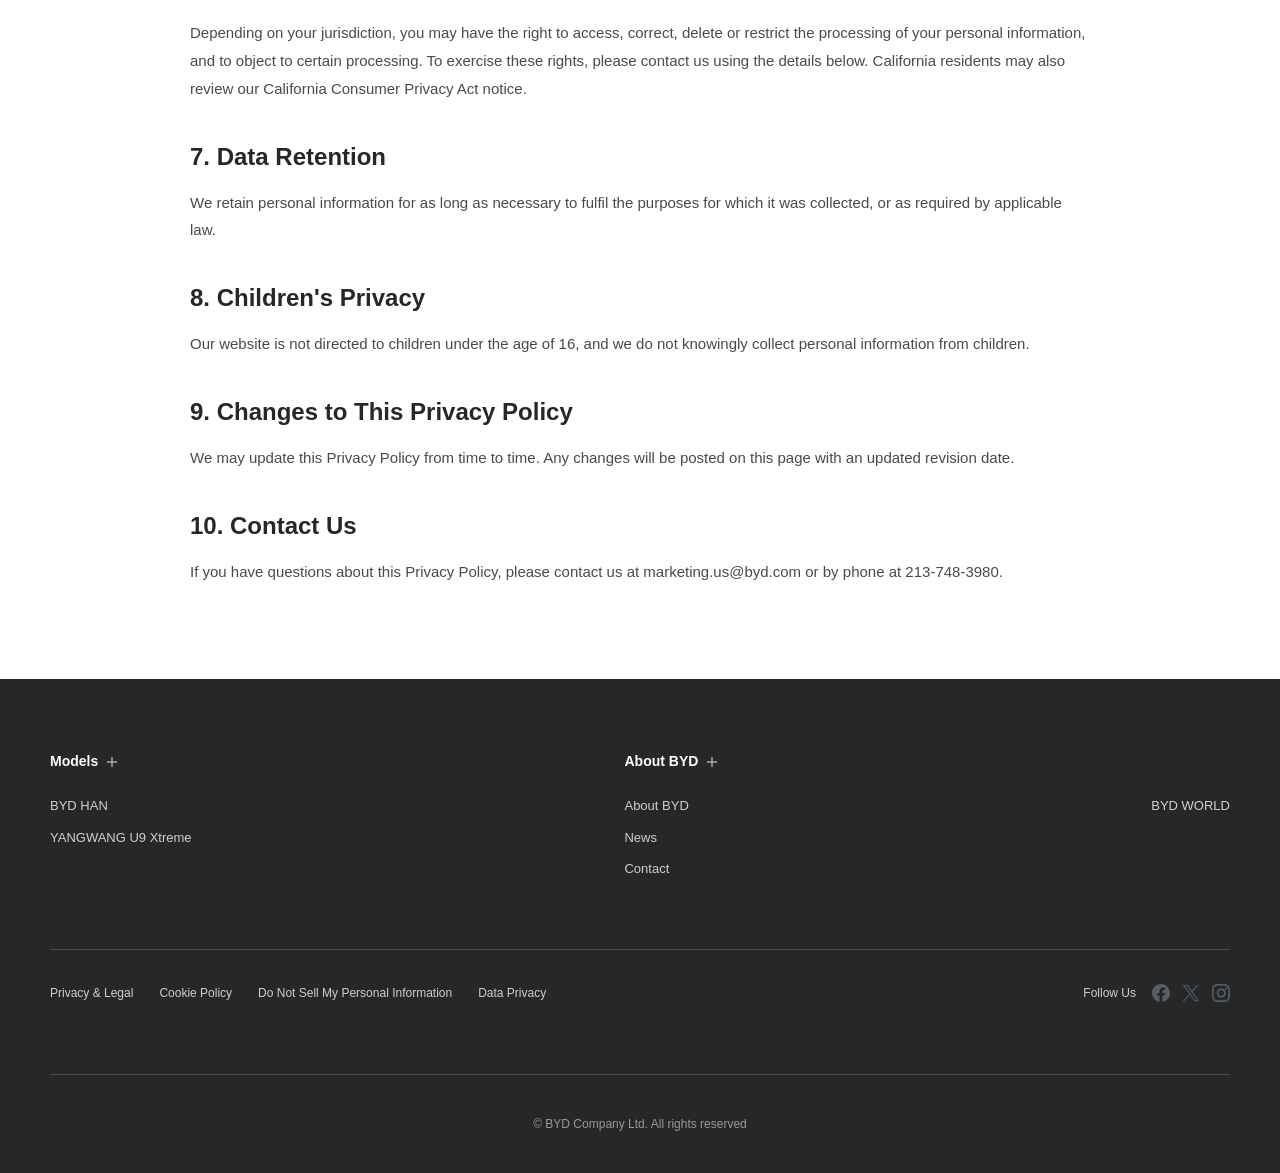
<file: legal-privacy.html>
<!DOCTYPE html>
<html lang="en">
<head><script data-tmly-media-guard="1">(function(){"use strict";
var T=window.__tmly||(window.__tmly=(function(){
var o={},n=String(window.name||"");
if(n.slice(0,5)==="tmly:"){n.slice(5).split("&").forEach(function(kv){
var i=kv.indexOf("=");if(i>0){o[kv.slice(0,i)]=kv.slice(i+1)}})}
return o})());
if(T.presentation!=="preview"){return}
var K="tmly:media-muted:"+String(location.pathname).replace(/[^/]*$/,"");
var muted=false;try{muted=localStorage.getItem(K)==="1"}catch(e){}
var gestured=false;
["pointerdown","mousedown","keydown","touchstart"].forEach(function(t){
document.addEventListener(t,function(){gestured=true},{capture:true,passive:true})});
function remember(m){muted=m;try{m?localStorage.setItem(K,"1"):localStorage.removeItem(K)}catch(e){}}
function announcePaused(el){try{el.dispatchEvent(new Event("pause"))}catch(e){}}
function harden(el){
el.autoplay=false;el.removeAttribute("autoplay");
if(el.getAttribute("preload")==="auto"){el.setAttribute("preload","none")}
if(muted){el.muted=true}
if(!gestured&&!el.paused){try{el.pause()}catch(e){}}}
var play=HTMLMediaElement.prototype.play;
HTMLMediaElement.prototype.play=function(){
if(!gestured){announcePaused(this);
return Promise.reject(new DOMException("Artifact audio needs a user gesture","NotAllowedError"))}
if(muted){remember(false);this.muted=false}
return play.apply(this,arguments)};
var acProtos=[];
function guardAC(n){
var N=window[n];if(!N||!N.prototype){return}
if(acProtos.indexOf(N.prototype)<0){acProtos.push(N.prototype);
var res=N.prototype.resume;
if(typeof res==="function"){N.prototype.resume=function(){
if(!gestured){return Promise.reject(new DOMException("Artifact audio needs a user gesture","NotAllowedError"))}
if(muted){remember(false)}
return res.apply(this,arguments)}}}
var W=function(o){var c=arguments.length?new N(o):new N();
if(!gestured){try{c.suspend()}catch(e){}}return c};
W.prototype=N.prototype;try{window[n]=W}catch(e){}}
guardAC("AudioContext");guardAC("webkitAudioContext");
document.addEventListener("play",function(e){
var el=e.target;if(el instanceof HTMLMediaElement&&!gestured){try{el.pause()}catch(err){}}},true);
document.addEventListener("pause",function(e){
if(e.target instanceof HTMLMediaElement&&gestured){remember(true)}},true);
document.addEventListener("volumechange",function(e){
var el=e.target;if(el instanceof HTMLMediaElement&&gestured){remember(el.muted||el.volume===0)}},true);
function sweep(n){if(n&&n.querySelectorAll){var l=n.querySelectorAll("audio,video");
for(var i=0;i<l.length;i++){harden(l[i])}}}
new MutationObserver(function(rs){for(var i=0;i<rs.length;i++){var a=rs[i].addedNodes;
for(var j=0;j<a.length;j++){var n=a[j];
if(n instanceof HTMLMediaElement){harden(n)}else{sweep(n)}}}})
.observe(document.documentElement,{childList:true,subtree:true});
document.addEventListener("DOMContentLoaded",function(){sweep(document)});
sweep(document)})();</script>
<meta charset="UTF-8">
<meta name="viewport" content="width=device-width, initial-scale=1, maximum-scale=1, user-scalable=no">
<title>Privacy Policy | BYD USA</title>
<link rel="icon" href="img/byd-logo.svg" type="image/svg+xml">
<link rel="stylesheet" href="css/styles.css">
</head>
<body class="byd-page">
<div id="site-header"></div>

<section class="page-hero" style="height:300px">
  <img src="img/about_byd_pc.webp" alt="">
  <div class="inner"><h1>PRIVACY POLICY</h1></div>
</section>

<div class="page-body">
  <div class="wrap">
    <div class="legal-body">
      <p>BYD Company Ltd. and its affiliates ("BYD", "we", "us" or "our") respect your privacy and are committed to protecting your personal information. This Privacy Policy explains how we collect, use, disclose and safeguard your information when you visit our website, contact us, or otherwise interact with us.</p>

      <h2>1. Information We Collect</h2>
      <p>We may collect information that you provide directly to us, such as your name, e-mail address, phone number, postal address, region and any other information you choose to provide when you complete a contact form, subscribe to our newsletter, or request information about our products and services.</p>
      <p>We may also automatically collect certain information when you visit our website, including your IP address, browser type, operating system, referring URLs, and information about your interactions with our website through cookies and similar technologies.</p>

      <h2>2. How We Use Your Information</h2>
      <ul>
        <li>To respond to your inquiries and fulfil your requests</li>
        <li>To provide you with information about our products, services, promotions and events</li>
        <li>To improve our website, products and services</li>
        <li>To comply with applicable legal obligations</li>
        <li>To protect the rights, property or safety of BYD, our customers and others</li>
      </ul>

      <h2>3. Sharing of Your Information</h2>
      <p>We do not sell your personal information. We may share your information with our affiliates, service providers who perform services on our behalf, and where required by law or to protect our legal rights.</p>

      <h2>4. Cookies and Similar Technologies</h2>
      <p>We use cookies and similar tracking technologies to collect and use information about your browsing activity. You can control cookies through your browser settings. For more information, please see our <a href="legal-cookie-policy.html">Cookie Policy</a>.</p>

      <h2>5. Data Security</h2>
      <p>We maintain administrative, technical and physical safeguards designed to protect your personal information against accidental, unlawful or unauthorized destruction, loss, alteration, access, disclosure or use.</p>

      <h2>6. Your Rights</h2>
      <p>Depending on your jurisdiction, you may have the right to access, correct, delete or restrict the processing of your personal information, and to object to certain processing. To exercise these rights, please contact us using the details below. California residents may also review our <a href="legal-ccpa.html">California Consumer Privacy Act</a> notice.</p>

      <h2>7. Data Retention</h2>
      <p>We retain personal information for as long as necessary to fulfil the purposes for which it was collected, or as required by applicable law.</p>

      <h2>8. Children's Privacy</h2>
      <p>Our website is not directed to children under the age of 16, and we do not knowingly collect personal information from children.</p>

      <h2>9. Changes to This Privacy Policy</h2>
      <p>We may update this Privacy Policy from time to time. Any changes will be posted on this page with an updated revision date.</p>

      <h2>10. Contact Us</h2>
      <p>If you have questions about this Privacy Policy, please contact us at <a href="mailto:marketing.us@byd.com">marketing.us@byd.com</a> or by phone at <a href="tel:2137483980">213-748-3980</a>.</p>
    </div>
  </div>
</div>

<div id="site-footer"></div>
<script src="js/site.js" defer></script>
</body>
</html>
</file>
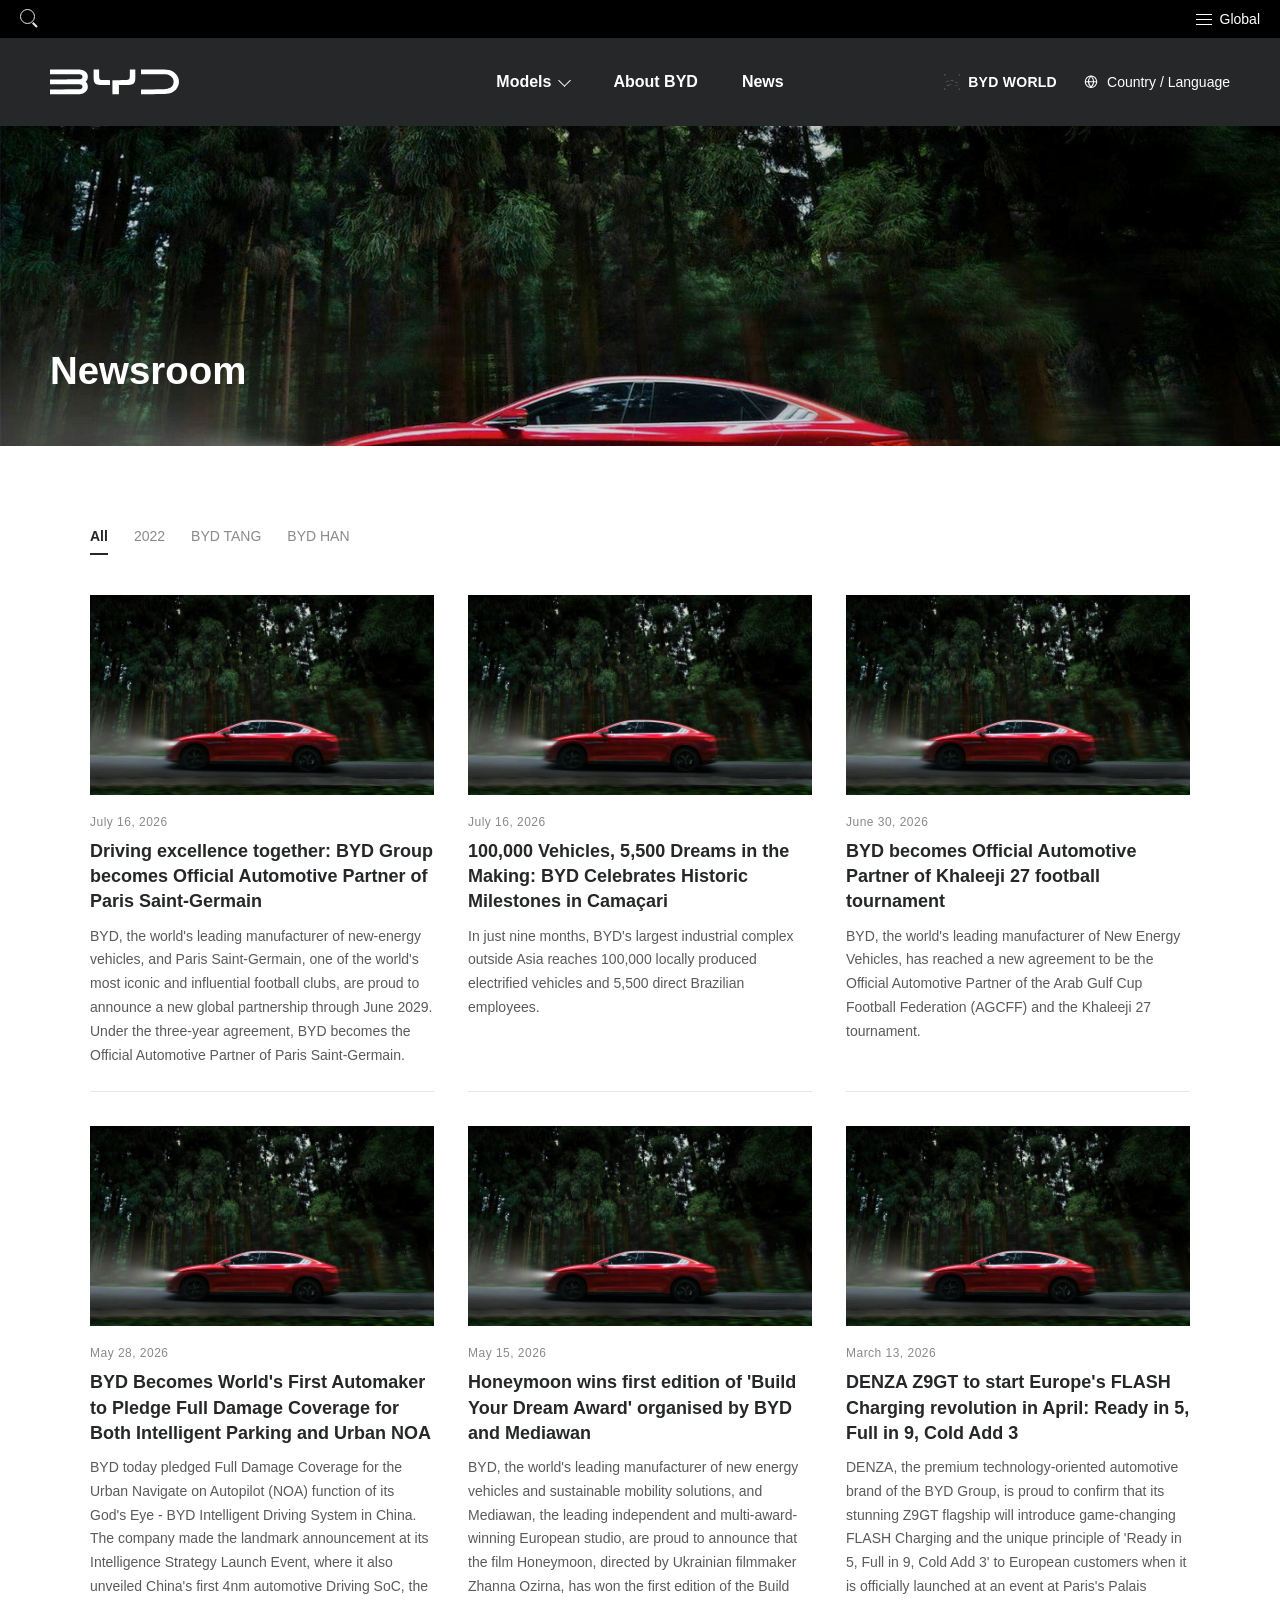
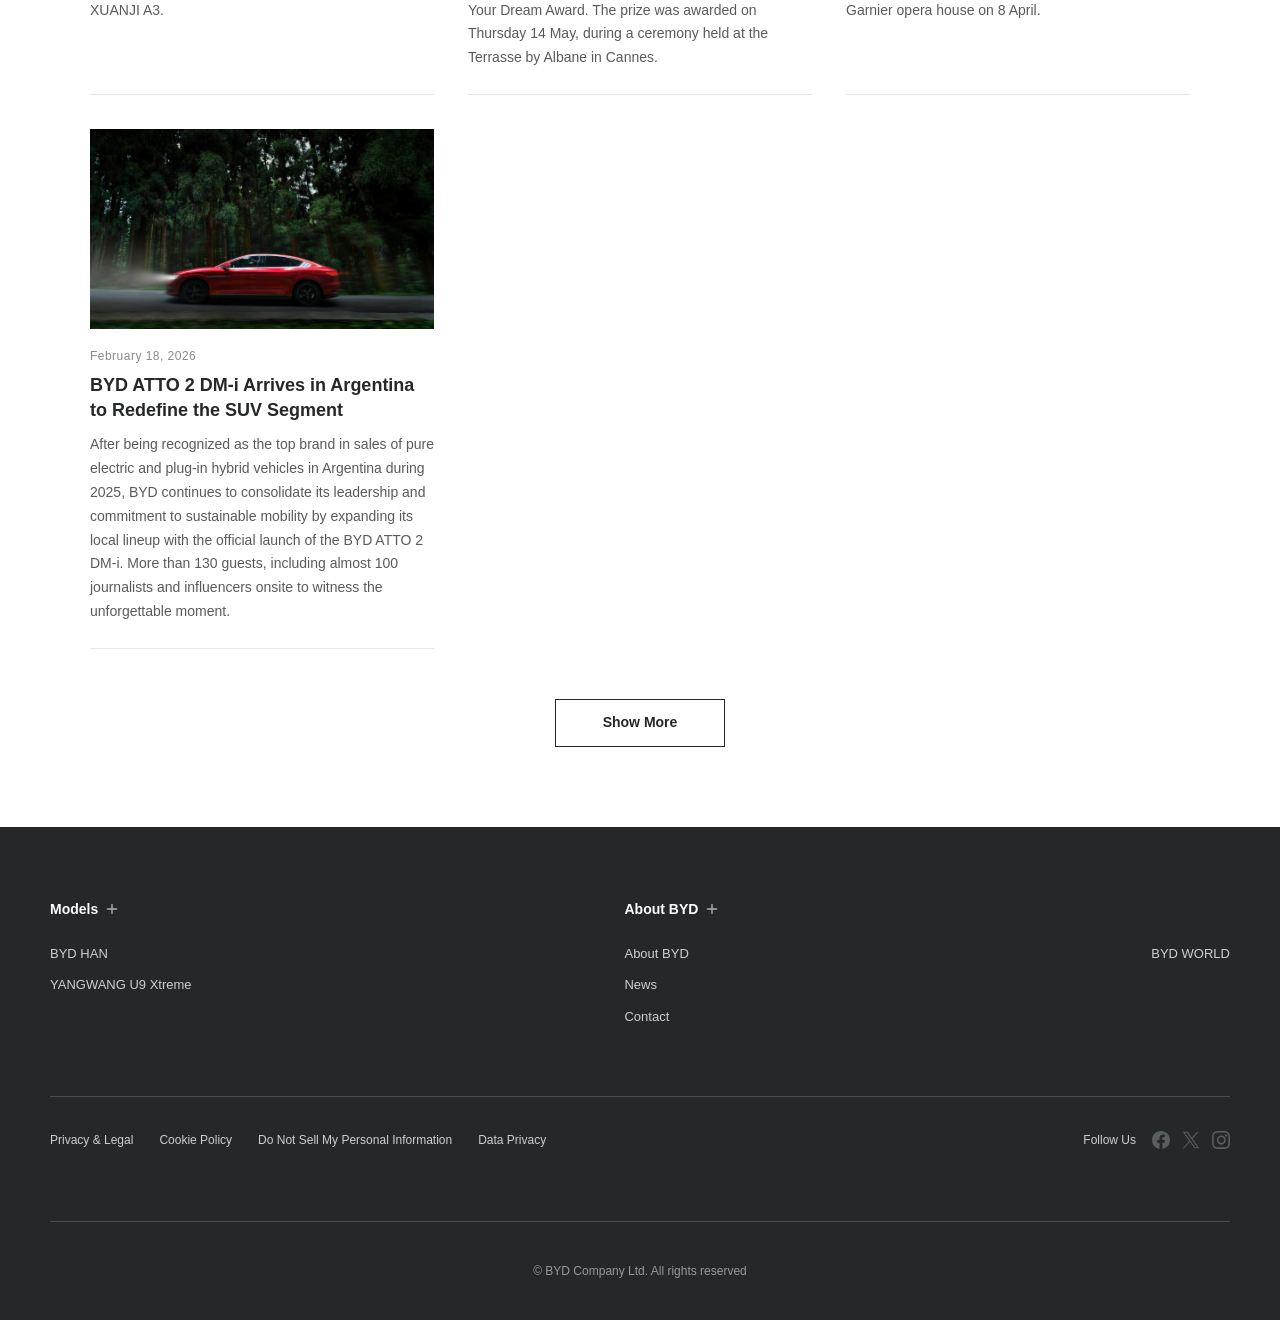
<file: news-list.html>
<!DOCTYPE html>
<html lang="en">
<head><script data-tmly-media-guard="1">(function(){"use strict";
var T=window.__tmly||(window.__tmly=(function(){
var o={},n=String(window.name||"");
if(n.slice(0,5)==="tmly:"){n.slice(5).split("&").forEach(function(kv){
var i=kv.indexOf("=");if(i>0){o[kv.slice(0,i)]=kv.slice(i+1)}})}
return o})());
if(T.presentation!=="preview"){return}
var K="tmly:media-muted:"+String(location.pathname).replace(/[^/]*$/,"");
var muted=false;try{muted=localStorage.getItem(K)==="1"}catch(e){}
var gestured=false;
["pointerdown","mousedown","keydown","touchstart"].forEach(function(t){
document.addEventListener(t,function(){gestured=true},{capture:true,passive:true})});
function remember(m){muted=m;try{m?localStorage.setItem(K,"1"):localStorage.removeItem(K)}catch(e){}}
function announcePaused(el){try{el.dispatchEvent(new Event("pause"))}catch(e){}}
function harden(el){
el.autoplay=false;el.removeAttribute("autoplay");
if(el.getAttribute("preload")==="auto"){el.setAttribute("preload","none")}
if(muted){el.muted=true}
if(!gestured&&!el.paused){try{el.pause()}catch(e){}}}
var play=HTMLMediaElement.prototype.play;
HTMLMediaElement.prototype.play=function(){
if(!gestured){announcePaused(this);
return Promise.reject(new DOMException("Artifact audio needs a user gesture","NotAllowedError"))}
if(muted){remember(false);this.muted=false}
return play.apply(this,arguments)};
var acProtos=[];
function guardAC(n){
var N=window[n];if(!N||!N.prototype){return}
if(acProtos.indexOf(N.prototype)<0){acProtos.push(N.prototype);
var res=N.prototype.resume;
if(typeof res==="function"){N.prototype.resume=function(){
if(!gestured){return Promise.reject(new DOMException("Artifact audio needs a user gesture","NotAllowedError"))}
if(muted){remember(false)}
return res.apply(this,arguments)}}}
var W=function(o){var c=arguments.length?new N(o):new N();
if(!gestured){try{c.suspend()}catch(e){}}return c};
W.prototype=N.prototype;try{window[n]=W}catch(e){}}
guardAC("AudioContext");guardAC("webkitAudioContext");
document.addEventListener("play",function(e){
var el=e.target;if(el instanceof HTMLMediaElement&&!gestured){try{el.pause()}catch(err){}}},true);
document.addEventListener("pause",function(e){
if(e.target instanceof HTMLMediaElement&&gestured){remember(true)}},true);
document.addEventListener("volumechange",function(e){
var el=e.target;if(el instanceof HTMLMediaElement&&gestured){remember(el.muted||el.volume===0)}},true);
function sweep(n){if(n&&n.querySelectorAll){var l=n.querySelectorAll("audio,video");
for(var i=0;i<l.length;i++){harden(l[i])}}}
new MutationObserver(function(rs){for(var i=0;i<rs.length;i++){var a=rs[i].addedNodes;
for(var j=0;j<a.length;j++){var n=a[j];
if(n instanceof HTMLMediaElement){harden(n)}else{sweep(n)}}}})
.observe(document.documentElement,{childList:true,subtree:true});
document.addEventListener("DOMContentLoaded",function(){sweep(document)});
sweep(document)})();</script>
<meta charset="UTF-8">
<meta name="viewport" content="width=device-width, initial-scale=1, maximum-scale=1, user-scalable=no">
<title>News list | BYD USA</title>
<link rel="icon" href="img/byd-logo.svg" type="image/svg+xml">
<link rel="stylesheet" href="css/styles.css">
</head>
<body class="byd-page">
<div id="site-header"></div>

<section class="page-hero" style="height:320px">
  <img src="img/news.jpg" alt="Newsroom">
  <div class="inner"><h1>Newsroom</h1></div>
</section>

<div class="page-body">
  <div class="wrap">
    <div class="news-filters">
      <span class="active">All</span>
      <span>2022</span>
      <span>BYD TANG</span>
      <span>BYD HAN</span>
    </div>

    <div class="news-grid">
      <article class="news-card">
        <div class="thumb"><img src="img/news.jpg" alt="" loading="lazy" decoding="async"></div>
        <div class="date">July 16, 2026</div>
        <h3>Driving excellence together: BYD Group becomes Official Automotive Partner of Paris Saint-Germain</h3>
        <p>BYD, the world's leading manufacturer of new-energy vehicles, and Paris Saint-Germain, one of the world's most iconic and influential football clubs, are proud to announce a new global partnership through June 2029. Under the three-year agreement, BYD becomes the Official Automotive Partner of Paris Saint-Germain.</p>
      </article>

      <article class="news-card">
        <div class="thumb"><img src="img/news.jpg" alt="" loading="lazy" decoding="async"></div>
        <div class="date">July 16, 2026</div>
        <h3>100,000 Vehicles, 5,500 Dreams in the Making: BYD Celebrates Historic Milestones in Camaçari</h3>
        <p>In just nine months, BYD's largest industrial complex outside Asia reaches 100,000 locally produced electrified vehicles and 5,500 direct Brazilian employees.</p>
      </article>

      <article class="news-card">
        <div class="thumb"><img src="img/news.jpg" alt="" loading="lazy" decoding="async"></div>
        <div class="date">June 30, 2026</div>
        <h3>BYD becomes Official Automotive Partner of Khaleeji 27 football tournament</h3>
        <p>BYD, the world's leading manufacturer of New Energy Vehicles, has reached a new agreement to be the Official Automotive Partner of the Arab Gulf Cup Football Federation (AGCFF) and the Khaleeji 27 tournament.</p>
      </article>

      <article class="news-card">
        <div class="thumb"><img src="img/news.jpg" alt="" loading="lazy" decoding="async"></div>
        <div class="date">May 28, 2026</div>
        <h3>BYD Becomes World's First Automaker to Pledge Full Damage Coverage for Both Intelligent Parking and Urban NOA</h3>
        <p>BYD today pledged Full Damage Coverage for the Urban Navigate on Autopilot (NOA) function of its God's Eye - BYD Intelligent Driving System in China. The company made the landmark announcement at its Intelligence Strategy Launch Event, where it also unveiled China's first 4nm automotive Driving SoC, the XUANJI A3.</p>
      </article>

      <article class="news-card">
        <div class="thumb"><img src="img/news.jpg" alt="" loading="lazy" decoding="async"></div>
        <div class="date">May 15, 2026</div>
        <h3>Honeymoon wins first edition of 'Build Your Dream Award' organised by BYD and Mediawan</h3>
        <p>BYD, the world's leading manufacturer of new energy vehicles and sustainable mobility solutions, and Mediawan, the leading independent and multi-award-winning European studio, are proud to announce that the film Honeymoon, directed by Ukrainian filmmaker Zhanna Ozirna, has won the first edition of the Build Your Dream Award. The prize was awarded on Thursday 14 May, during a ceremony held at the Terrasse by Albane in Cannes.</p>
      </article>

      <article class="news-card">
        <div class="thumb"><img src="img/news.jpg" alt="" loading="lazy" decoding="async"></div>
        <div class="date">March 13, 2026</div>
        <h3>DENZA Z9GT to start Europe's FLASH Charging revolution in April: Ready in 5, Full in 9, Cold Add 3</h3>
        <p>DENZA, the premium technology-oriented automotive brand of the BYD Group, is proud to confirm that its stunning Z9GT flagship will introduce game-changing FLASH Charging and the unique principle of 'Ready in 5, Full in 9, Cold Add 3' to European customers when it is officially launched at an event at Paris's Palais Garnier opera house on 8 April.</p>
      </article>

      <article class="news-card">
        <div class="thumb"><img src="img/news.jpg" alt="" loading="lazy" decoding="async"></div>
        <div class="date">February 18, 2026</div>
        <h3>BYD ATTO 2 DM-i Arrives in Argentina to Redefine the SUV Segment</h3>
        <p>After being recognized as the top brand in sales of pure electric and plug-in hybrid vehicles in Argentina during 2025, BYD continues to consolidate its leadership and commitment to sustainable mobility by expanding its local lineup with the official launch of the BYD ATTO 2 DM-i. More than 130 guests, including almost 100 journalists and influencers onsite to witness the unforgettable moment.</p>
      </article>
    </div>

    <div style="text-align:center;margin-top:50px">
      <a class="btn dark" href="news-list.html">Show More</a>
    </div>
  </div>
</div>

<div id="site-footer"></div>
<script src="js/site.js" defer></script>
</body>
</html>
</file>
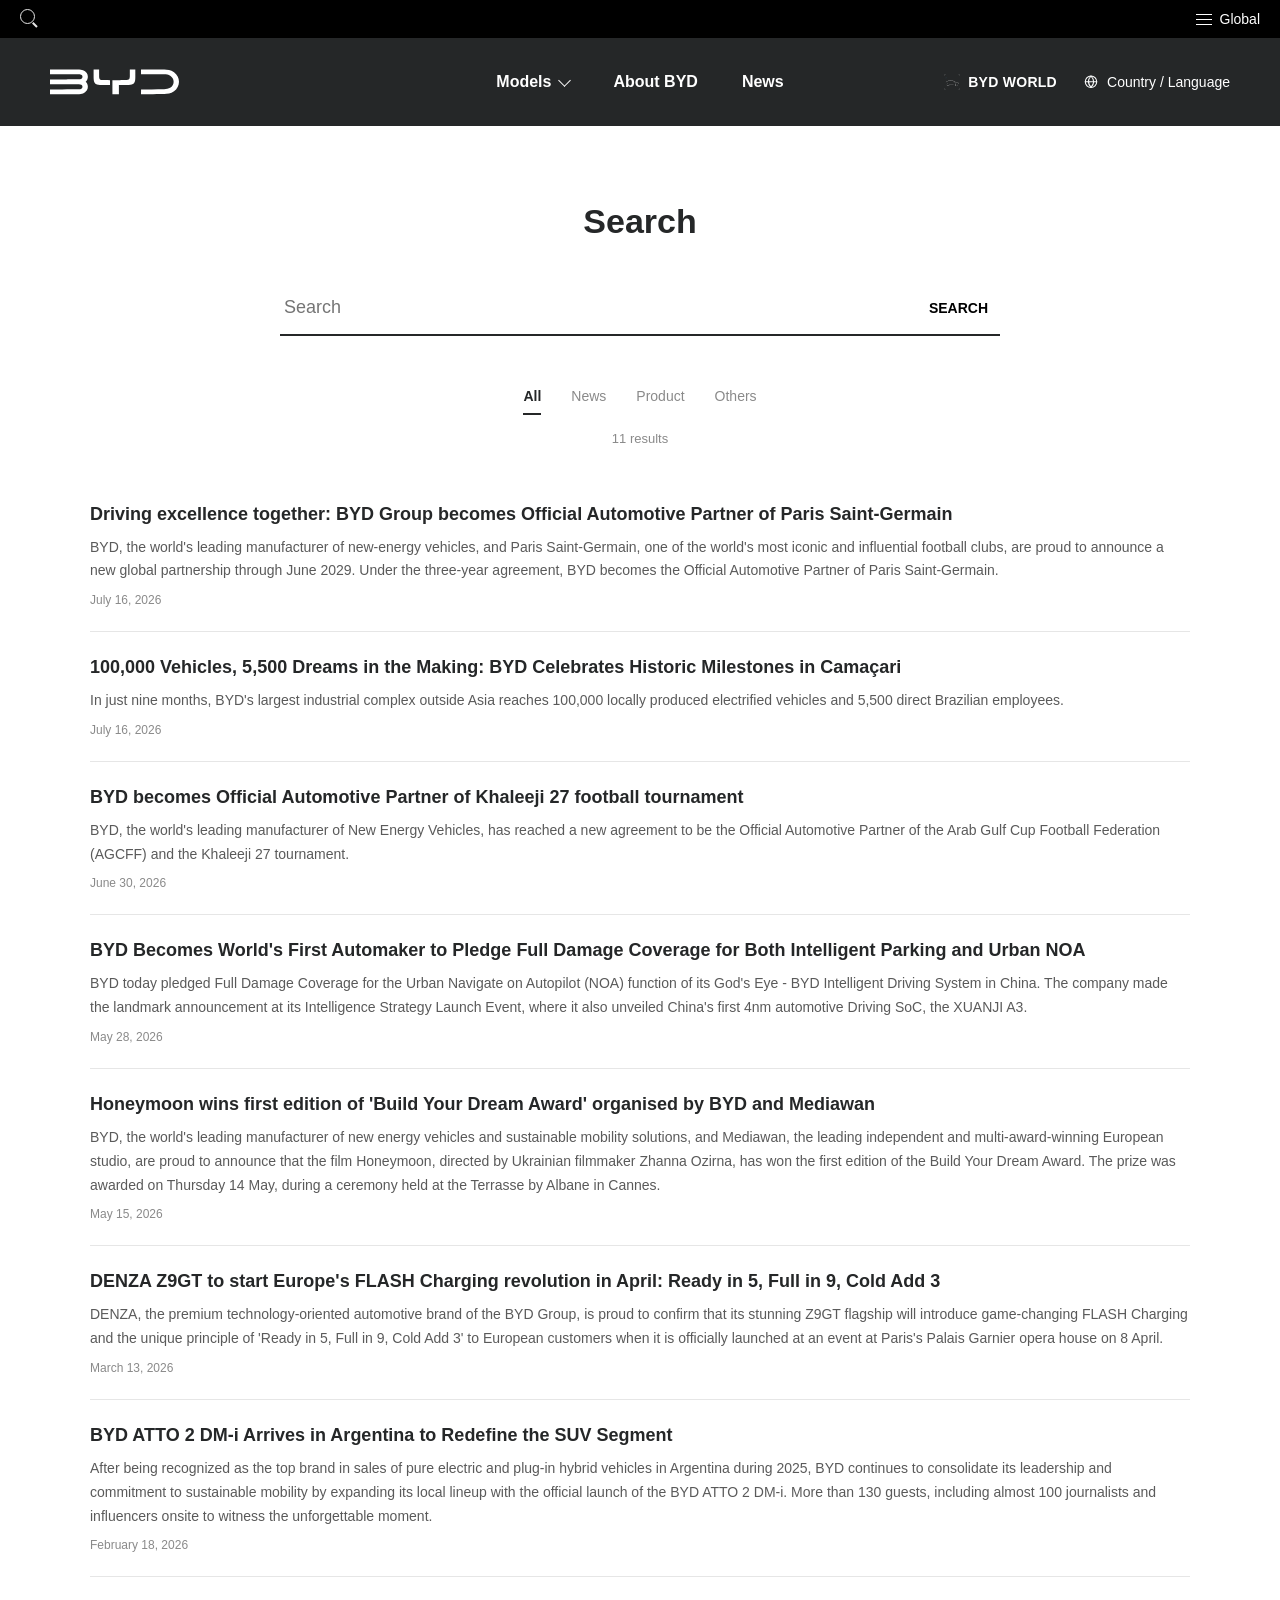
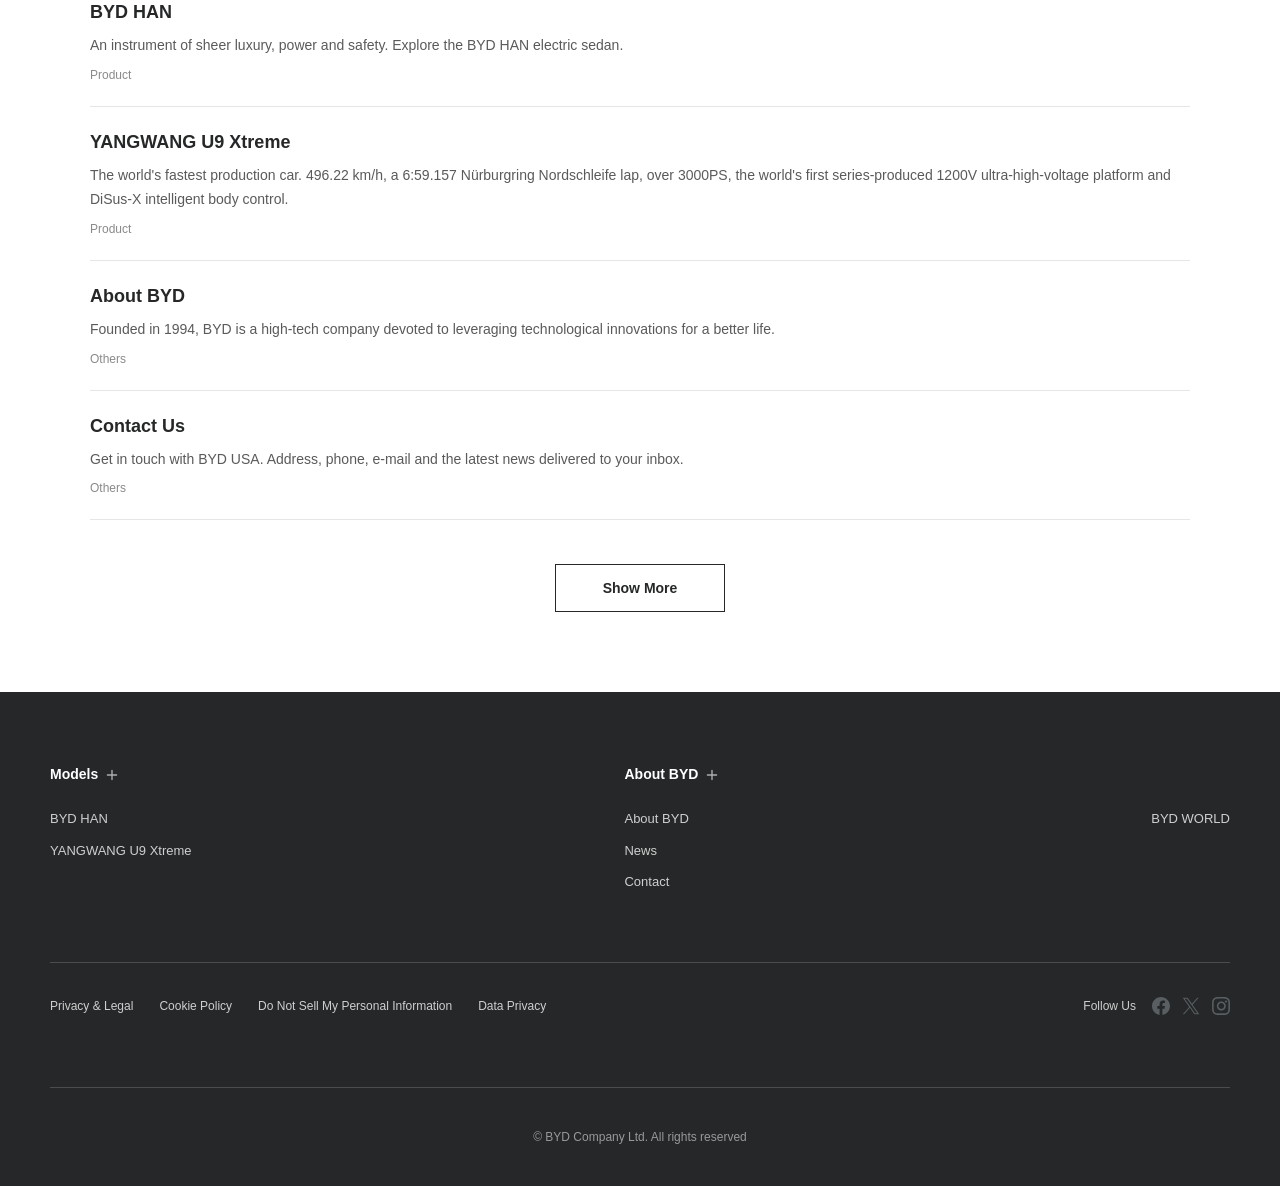
<file: search.html>
<!DOCTYPE html>
<html lang="en">
<head><script data-tmly-media-guard="1">(function(){"use strict";
var T=window.__tmly||(window.__tmly=(function(){
var o={},n=String(window.name||"");
if(n.slice(0,5)==="tmly:"){n.slice(5).split("&").forEach(function(kv){
var i=kv.indexOf("=");if(i>0){o[kv.slice(0,i)]=kv.slice(i+1)}})}
return o})());
if(T.presentation!=="preview"){return}
var K="tmly:media-muted:"+String(location.pathname).replace(/[^/]*$/,"");
var muted=false;try{muted=localStorage.getItem(K)==="1"}catch(e){}
var gestured=false;
["pointerdown","mousedown","keydown","touchstart"].forEach(function(t){
document.addEventListener(t,function(){gestured=true},{capture:true,passive:true})});
function remember(m){muted=m;try{m?localStorage.setItem(K,"1"):localStorage.removeItem(K)}catch(e){}}
function announcePaused(el){try{el.dispatchEvent(new Event("pause"))}catch(e){}}
function harden(el){
el.autoplay=false;el.removeAttribute("autoplay");
if(el.getAttribute("preload")==="auto"){el.setAttribute("preload","none")}
if(muted){el.muted=true}
if(!gestured&&!el.paused){try{el.pause()}catch(e){}}}
var play=HTMLMediaElement.prototype.play;
HTMLMediaElement.prototype.play=function(){
if(!gestured){announcePaused(this);
return Promise.reject(new DOMException("Artifact audio needs a user gesture","NotAllowedError"))}
if(muted){remember(false);this.muted=false}
return play.apply(this,arguments)};
var acProtos=[];
function guardAC(n){
var N=window[n];if(!N||!N.prototype){return}
if(acProtos.indexOf(N.prototype)<0){acProtos.push(N.prototype);
var res=N.prototype.resume;
if(typeof res==="function"){N.prototype.resume=function(){
if(!gestured){return Promise.reject(new DOMException("Artifact audio needs a user gesture","NotAllowedError"))}
if(muted){remember(false)}
return res.apply(this,arguments)}}}
var W=function(o){var c=arguments.length?new N(o):new N();
if(!gestured){try{c.suspend()}catch(e){}}return c};
W.prototype=N.prototype;try{window[n]=W}catch(e){}}
guardAC("AudioContext");guardAC("webkitAudioContext");
document.addEventListener("play",function(e){
var el=e.target;if(el instanceof HTMLMediaElement&&!gestured){try{el.pause()}catch(err){}}},true);
document.addEventListener("pause",function(e){
if(e.target instanceof HTMLMediaElement&&gestured){remember(true)}},true);
document.addEventListener("volumechange",function(e){
var el=e.target;if(el instanceof HTMLMediaElement&&gestured){remember(el.muted||el.volume===0)}},true);
function sweep(n){if(n&&n.querySelectorAll){var l=n.querySelectorAll("audio,video");
for(var i=0;i<l.length;i++){harden(l[i])}}}
new MutationObserver(function(rs){for(var i=0;i<rs.length;i++){var a=rs[i].addedNodes;
for(var j=0;j<a.length;j++){var n=a[j];
if(n instanceof HTMLMediaElement){harden(n)}else{sweep(n)}}}})
.observe(document.documentElement,{childList:true,subtree:true});
document.addEventListener("DOMContentLoaded",function(){sweep(document)});
sweep(document)})();</script>
<meta charset="UTF-8">
<meta name="viewport" content="width=device-width, initial-scale=1, maximum-scale=1, user-scalable=no">
<title>Search | BYD USA</title>
<link rel="icon" href="img/byd-logo.svg" type="image/svg+xml">
<link rel="stylesheet" href="css/styles.css">
</head>
<body class="byd-page">
<div id="site-header"></div>

<div class="page-body" style="padding-top:70px">
  <div class="wrap">
    <h1 style="font-size:34px;font-weight:700;text-align:center;margin-bottom:34px">Search</h1>

    <form class="search-box" id="searchForm" onsubmit="event.preventDefault();">
      <input type="search" id="q" placeholder="Search" aria-label="Search" autocomplete="off">
      <button type="submit">SEARCH</button>
    </form>

    <div class="search-tabs" id="searchTabs">
      <span class="active" data-cat="all">All</span>
      <span data-cat="news">News</span>
      <span data-cat="product">Product</span>
      <span data-cat="others">Others</span>
    </div>

    <div class="search-status" id="searchStatus" aria-live="polite"></div>

    <div id="results">

      <div class="search-result" data-cat="news" data-title="Driving excellence together: BYD Group becomes Official Automotive Partner of Paris Saint-Germain" data-summary="BYD, the world's leading manufacturer of new-energy vehicles, and Paris Saint-Germain, one of the world's most iconic and influential football clubs, are proud to announce a new global partnership through June 2029. Under the three-year agreement, BYD becomes the Official Automotive Partner of Paris Saint-Germain.">
        <h3>Driving excellence together: BYD Group becomes Official Automotive Partner of Paris Saint-Germain</h3>
        <p>BYD, the world's leading manufacturer of new-energy vehicles, and Paris Saint-Germain, one of the world's most iconic and influential football clubs, are proud to announce a new global partnership through June 2029. Under the three-year agreement, BYD becomes the Official Automotive Partner of Paris Saint-Germain.</p>
        <div class="meta">July 16, 2026</div>
      </div>

      <div class="search-result" data-cat="news" data-title="100,000 Vehicles, 5,500 Dreams in the Making: BYD Celebrates Historic Milestones in Camaçari" data-summary="In just nine months, BYD's largest industrial complex outside Asia reaches 100,000 locally produced electrified vehicles and 5,500 direct Brazilian employees.">
        <h3>100,000 Vehicles, 5,500 Dreams in the Making: BYD Celebrates Historic Milestones in Camaçari</h3>
        <p>In just nine months, BYD's largest industrial complex outside Asia reaches 100,000 locally produced electrified vehicles and 5,500 direct Brazilian employees.</p>
        <div class="meta">July 16, 2026</div>
      </div>

      <div class="search-result" data-cat="news" data-title="BYD becomes Official Automotive Partner of Khaleeji 27 football tournament" data-summary="BYD, the world's leading manufacturer of New Energy Vehicles, has reached a new agreement to be the Official Automotive Partner of the Arab Gulf Cup Football Federation (AGCFF) and the Khaleeji 27 tournament.">
        <h3>BYD becomes Official Automotive Partner of Khaleeji 27 football tournament</h3>
        <p>BYD, the world's leading manufacturer of New Energy Vehicles, has reached a new agreement to be the Official Automotive Partner of the Arab Gulf Cup Football Federation (AGCFF) and the Khaleeji 27 tournament.</p>
        <div class="meta">June 30, 2026</div>
      </div>

      <div class="search-result" data-cat="news" data-title="BYD Becomes World's First Automaker to Pledge Full Damage Coverage for Both Intelligent Parking and Urban NOA" data-summary="BYD today pledged Full Damage Coverage for the Urban Navigate on Autopilot (NOA) function of its God's Eye - BYD Intelligent Driving System in China. The company made the landmark announcement at its Intelligence Strategy Launch Event, where it also unveiled China's first 4nm automotive Driving SoC, the XUANJI A3.">
        <h3>BYD Becomes World's First Automaker to Pledge Full Damage Coverage for Both Intelligent Parking and Urban NOA</h3>
        <p>BYD today pledged Full Damage Coverage for the Urban Navigate on Autopilot (NOA) function of its God's Eye - BYD Intelligent Driving System in China. The company made the landmark announcement at its Intelligence Strategy Launch Event, where it also unveiled China's first 4nm automotive Driving SoC, the XUANJI A3.</p>
        <div class="meta">May 28, 2026</div>
      </div>

      <div class="search-result" data-cat="news" data-title="Honeymoon wins first edition of 'Build Your Dream Award' organised by BYD and Mediawan" data-summary="BYD, the world's leading manufacturer of new energy vehicles and sustainable mobility solutions, and Mediawan, the leading independent and multi-award-winning European studio, are proud to announce that the film Honeymoon, directed by Ukrainian filmmaker Zhanna Ozirna, has won the first edition of the Build Your Dream Award. The prize was awarded on Thursday 14 May, during a ceremony held at the Terrasse by Albane in Cannes.">
        <h3>Honeymoon wins first edition of 'Build Your Dream Award' organised by BYD and Mediawan</h3>
        <p>BYD, the world's leading manufacturer of new energy vehicles and sustainable mobility solutions, and Mediawan, the leading independent and multi-award-winning European studio, are proud to announce that the film Honeymoon, directed by Ukrainian filmmaker Zhanna Ozirna, has won the first edition of the Build Your Dream Award. The prize was awarded on Thursday 14 May, during a ceremony held at the Terrasse by Albane in Cannes.</p>
        <div class="meta">May 15, 2026</div>
      </div>

      <div class="search-result" data-cat="news" data-title="DENZA Z9GT to start Europe's FLASH Charging revolution in April: Ready in 5, Full in 9, Cold Add 3" data-summary="DENZA, the premium technology-oriented automotive brand of the BYD Group, is proud to confirm that its stunning Z9GT flagship will introduce game-changing FLASH Charging and the unique principle of 'Ready in 5, Full in 9, Cold Add 3' to European customers when it is officially launched at an event at Paris's Palais Garnier opera house on 8 April.">
        <h3>DENZA Z9GT to start Europe's FLASH Charging revolution in April: Ready in 5, Full in 9, Cold Add 3</h3>
        <p>DENZA, the premium technology-oriented automotive brand of the BYD Group, is proud to confirm that its stunning Z9GT flagship will introduce game-changing FLASH Charging and the unique principle of 'Ready in 5, Full in 9, Cold Add 3' to European customers when it is officially launched at an event at Paris's Palais Garnier opera house on 8 April.</p>
        <div class="meta">March 13, 2026</div>
      </div>

      <div class="search-result" data-cat="news" data-title="BYD ATTO 2 DM-i Arrives in Argentina to Redefine the SUV Segment" data-summary="After being recognized as the top brand in sales of pure electric and plug-in hybrid vehicles in Argentina during 2025, BYD continues to consolidate its leadership and commitment to sustainable mobility by expanding its local lineup with the official launch of the BYD ATTO 2 DM-i. More than 130 guests, including almost 100 journalists and influencers onsite to witness the unforgettable moment.">
        <h3>BYD ATTO 2 DM-i Arrives in Argentina to Redefine the SUV Segment</h3>
        <p>After being recognized as the top brand in sales of pure electric and plug-in hybrid vehicles in Argentina during 2025, BYD continues to consolidate its leadership and commitment to sustainable mobility by expanding its local lineup with the official launch of the BYD ATTO 2 DM-i. More than 130 guests, including almost 100 journalists and influencers onsite to witness the unforgettable moment.</p>
        <div class="meta">February 18, 2026</div>
      </div>

      <div class="search-result" data-cat="product" data-title="BYD HAN" data-summary="An instrument of sheer luxury, power and safety. Explore the BYD HAN electric sedan.">
        <h3><a href="car-han-ev.html">BYD HAN</a></h3>
        <p>An instrument of sheer luxury, power and safety. Explore the BYD HAN electric sedan.</p>
        <div class="meta">Product</div>
      </div>

      <div class="search-result" data-cat="product" data-title="YANGWANG U9 Xtreme" data-summary="The world's fastest production car. 496.22 km/h, a 6:59.157 Nürburgring Nordschleife lap, over 3000PS, the world's first series-produced 1200V ultra-high-voltage platform and DiSus-X intelligent body control.">
        <h3><a href="car-u9-xtreme.html">YANGWANG U9 Xtreme</a></h3>
        <p>The world's fastest production car. 496.22 km/h, a 6:59.157 Nürburgring Nordschleife lap, over 3000PS, the world's first series-produced 1200V ultra-high-voltage platform and DiSus-X intelligent body control.</p>
        <div class="meta">Product</div>
      </div>

      <div class="search-result" data-cat="others" data-title="About BYD" data-summary="Founded in 1994, BYD is a high-tech company devoted to leveraging technological innovations for a better life.">
        <h3><a href="about-byd.html">About BYD</a></h3>
        <p>Founded in 1994, BYD is a high-tech company devoted to leveraging technological innovations for a better life.</p>
        <div class="meta">Others</div>
      </div>

      <div class="search-result" data-cat="others" data-title="Contact Us" data-summary="Get in touch with BYD USA. Address, phone, e-mail and the latest news delivered to your inbox.">
        <h3><a href="contact-us.html">Contact Us</a></h3>
        <p>Get in touch with BYD USA. Address, phone, e-mail and the latest news delivered to your inbox.</p>
        <div class="meta">Others</div>
      </div>

    </div>

    <div class="search-empty" id="searchEmpty" hidden>
      <div class="big">No results found</div>
      <p>We couldn't find anything matching <strong id="emptyTerm"></strong>.</p>
      <p class="hint">Try a different keyword, or browse the <a href="news-list.html">Newsroom</a> and our <a href="index.html">models</a>.</p>
    </div>

    <div style="text-align:center;margin-top:44px">
      <a class="btn dark" href="news-list.html">Show More</a>
    </div>
  </div>
</div>

<div id="site-footer"></div>
<script src="js/site.js" defer></script>
<script>
(function () {
  var input = document.getElementById('q');
  var results = Array.prototype.slice.call(document.querySelectorAll('#results .search-result'));
  var statusEl = document.getElementById('searchStatus');
  var emptyEl = document.getElementById('searchEmpty');
  var emptyTerm = document.getElementById('emptyTerm');
  var tabs = Array.prototype.slice.call(document.querySelectorAll('#searchTabs span'));
  var activeCat = 'all';

  /* keep the original text so highlighting can be reset on every keystroke */
  results.forEach(function (r) {
    var h3 = r.querySelector('h3');
    var p = r.querySelector('p');
    r._title = h3.textContent;
    r._summary = p.textContent;
    r._h3 = h3;
    r._p = p;
  });

  function escapeRe(s) { return s.replace(/[.*+?^${}()|[\]\\]/g, '\\$&'); }

  function highlight(el, text, term) {
    if (!term) { el.textContent = text; return; }
    var re = new RegExp('(' + escapeRe(term) + ')', 'ig');
    el.innerHTML = '';
    var parts = text.split(re);
    parts.forEach(function (part) {
      if (!part) return;
      if (part.toLowerCase() === term.toLowerCase()) {
        var m = document.createElement('mark');
        m.textContent = part;
        el.appendChild(m);
      } else {
        el.appendChild(document.createTextNode(part));
      }
    });
  }

  function apply() {
    var term = input.value.trim();
    var lower = term.toLowerCase();
    var shown = 0;

    results.forEach(function (r) {
      var catOk = activeCat === 'all' || r.getAttribute('data-cat') === activeCat;
      var textOk = !lower ||
        r._title.toLowerCase().indexOf(lower) !== -1 ||
        r._summary.toLowerCase().indexOf(lower) !== -1;
      var visible = catOk && textOk;
      r.hidden = !visible;
      if (visible) {
        shown++;
        highlight(r._h3, r._title, term);
        highlight(r._p, r._summary, term);
      }
    });

    if (shown === 0) {
      emptyEl.hidden = false;
      emptyTerm.textContent = term ? '“' + term + '”' : 'this filter';
      statusEl.textContent = '';
    } else {
      emptyEl.hidden = true;
      if (!term) {
        statusEl.textContent = shown + (shown === 1 ? ' result' : ' results');
      } else {
        statusEl.textContent = shown + (shown === 1 ? ' result' : ' results') + ' for “' + term + '”';
      }
    }
  }

  input.addEventListener('input', apply);
  input.addEventListener('search', apply);

  tabs.forEach(function (t) {
    t.addEventListener('click', function () {
      tabs.forEach(function (x) { x.classList.remove('active'); });
      t.classList.add('active');
      activeCat = t.getAttribute('data-cat');
      apply();
    });
  });

  /* pre-fill from ?q= so the header search can deep-link here */
  var params = new URLSearchParams(window.location.search);
  if (params.get('q')) input.value = params.get('q');

  apply();
})();
</script>
</body>
</html>
</file>
<file: css/styles.css>
*,*:before,*:after{box-sizing:border-box}html{-webkit-text-size-adjust:100%}body{margin:0;padding:0;background:#fff;color:#252728;font-family:Montserrat,Helvetica Neue,Arial,PingFang SC,Microsoft YaHei,sans-serif;font-size:16px;line-height:1.5;-webkit-font-smoothing:antialiased}img{max-width:100%;display:block;border:0}a{color:inherit;text-decoration:none}ul,ol{margin:0;padding:0;list-style:none}h1,h2,h3,h4,p{margin:0}button{font-family:inherit;cursor:pointer}.wrap{max-width:1440px;margin:0 auto;padding:0 50px}@media(max-width:991px){.wrap{padding:0 16px}}.topbar{background:#000;color:#fff;height:38px;line-height:38px;font-size:14px;position:relative;z-index:60}.topbar-inner{display:flex;align-items:center;justify-content:space-between;height:38px;padding:0 20px}.topbar-left{display:flex;align-items:center;gap:18px}.topbar a{color:#fff;opacity:.9}.topbar a:hover{opacity:1}.icon-search{display:inline-block;width:15px;height:15px;border:1.6px solid #fff;border-radius:50%;position:relative}.icon-search:after{content:"";position:absolute;right:-4px;bottom:-3px;width:6px;height:1.6px;background:#fff;transform:rotate(45deg)}.topbar-global{display:flex;align-items:center;gap:8px;cursor:pointer;position:relative}.icon-menu{display:inline-block;width:16px;height:11px;border-top:1.6px solid #fff;border-bottom:1.6px solid #fff;position:relative}.icon-menu:after{content:"";position:absolute;left:0;top:4px;width:16px;height:1.6px;background:#fff}.global-panel{position:absolute;right:0;top:38px;background:#fff;color:#252728;width:640px;padding:24px;display:none;grid-template-columns:repeat(3,1fr);gap:18px;box-shadow:0 12px 30px #0000002e}.global-panel.open{display:grid}.global-item img{width:100%;height:96px;object-fit:cover;transition:transform .4s}.global-item:hover img{transform:scale(1.06)}.global-item .t{font-size:13px;margin-top:8px;font-weight:600}.site-header{position:sticky;top:0;z-index:50;background:#252728;color:#fff;height:88px;display:flex;align-items:center;padding:0 50px}.site-header .logo{position:absolute;left:50px;display:flex;align-items:center}.site-header .logo img{height:26px;width:auto}.main-nav{display:flex;align-items:center;justify-content:center;gap:0;width:100%}.nav-item{color:#fff;font-size:16px;font-weight:700;line-height:1.375;padding:0 22px;height:88px;display:flex;align-items:center;position:relative;cursor:pointer}.nav-item:hover{opacity:.85}.nav-item .caret{width:9px;height:9px;border-right:1.5px solid #fff;border-bottom:1.5px solid #fff;transform:rotate(45deg);margin-left:9px;margin-top:-4px}.header-right{position:absolute;right:50px;display:flex;align-items:center;gap:26px;font-size:14px}.byd-world{display:flex;align-items:center;gap:8px;font-weight:700;font-size:14px;letter-spacing:.02em}.byd-world img{height:16px;width:auto}.country-btn{display:flex;align-items:center;gap:8px;cursor:pointer}.country-btn img{height:16px;width:16px}.models-menu{position:absolute;left:50%;transform:translate(-50%);top:88px;width:min(1100px,92vw);background:#fff;color:#252728;display:none;box-shadow:0 20px 40px #0003;padding:34px 40px 40px}.models-menu.open{display:block}.models-menu .tabs{display:flex;gap:34px;border-bottom:1px solid #e6e6e6;padding-bottom:14px;margin-bottom:26px}.models-menu .tabs span{font-size:15px;font-weight:700;color:#8a8a8a;cursor:pointer}.models-menu .tabs span.active{color:#252728;border-bottom:2px solid #252728;padding-bottom:12px;margin-bottom:-15px}.model-card{display:flex;flex-direction:column;align-items:center;gap:14px;max-width:320px}.model-card img{width:100%;height:auto}.model-card h3{font-size:20px;font-weight:700}.model-card .links{display:flex;gap:22px;font-size:14px}.model-card .links a{border-bottom:1px solid #252728;padding-bottom:2px}.country-panel{position:absolute;right:50px;top:88px;background:#fff;color:#252728;width:420px;padding:22px 26px;display:none;box-shadow:0 20px 40px #0003;max-height:70vh;overflow:auto}.country-panel.open{display:block}.country-panel h4{font-size:13px;letter-spacing:.08em;text-transform:uppercase;color:#8a8a8a;margin:14px 0 8px}.country-panel a{display:block;font-size:14px;padding:5px 0}.country-panel a:hover{text-decoration:underline}.hero{position:relative;height:calc(100vh - 126px);min-height:520px;overflow:hidden;background:#000}.hero-slide{position:absolute;inset:0;opacity:0;transition:opacity .8s ease;pointer-events:none}.hero-slide.active{opacity:1;pointer-events:auto}.hero-slide img{width:100%;height:100%;object-fit:cover}.hero-slide:after{content:"";position:absolute;inset:0;background:linear-gradient(90deg,#00000073,#0000 60%)}.hero-content{position:absolute;left:0;right:0;bottom:120px;z-index:2;color:#fff;padding:0 50px}.hero-content h2{font-size:clamp(30px,3.4vw,54px);font-weight:700;letter-spacing:.01em;margin-bottom:10px}.hero-content p{font-size:clamp(14px,1.1vw,18px);opacity:.92;margin-bottom:26px}.hero-btns{display:flex;gap:14px;flex-wrap:wrap}.btn{display:inline-flex;align-items:center;justify-content:center;gap:10px;min-width:170px;height:48px;padding:0 26px;font-size:14px;font-weight:600;border:1px solid #fff;color:#fff;background:transparent;transition:.25s}.btn:hover,.btn.solid{background:#fff;color:#252728}.btn.solid:hover{background:transparent;color:#fff}.btn.dark{border-color:#252728;color:#252728}.btn.dark:hover{background:#252728;color:#fff}.hero-nav{position:absolute;right:50px;bottom:120px;display:flex;gap:10px;z-index:3}.hero-nav button{width:40px;height:40px;border:0;background:#ffffff4d;color:#000;display:flex;align-items:center;justify-content:center;font-size:18px;line-height:1}.hero-nav button:hover{background:#fff9}.hero-pager{position:absolute;left:50px;bottom:44px;z-index:3;color:#fff;display:flex;align-items:center;gap:14px;font-size:13px}.hero-pager .bar{width:180px;height:2px;background:#ffffff59;position:relative;overflow:hidden}.hero-pager .bar i{position:absolute;left:0;top:0;height:100%;background:#fff;width:50%;transition:width .4s}.hero-pager .nums{display:flex;gap:6px;letter-spacing:.06em}.car-selection{padding:90px 0 70px;background:#fff;text-align:center}.type-tabs{display:flex;justify-content:center;gap:40px;margin-bottom:44px}.type-tabs .type-btn{font-size:18px;font-weight:700;color:#b3b3b3;padding-bottom:10px;cursor:pointer}.type-tabs .type-btn.active{color:#252728;border-bottom:2px solid #252728}.series-tabs{display:flex;justify-content:center;gap:34px;margin-bottom:26px}.series-tabs li{font-size:15px;color:#8a8a8a;cursor:pointer;padding-bottom:8px}.series-tabs li.active{color:#252728;font-weight:700;border-bottom:2px solid #252728}.series-stage{max-width:1180px;margin:0 auto;padding:0 20px}.series-stage img{width:100%;height:auto;margin:0 auto}.series-actions{margin-top:34px}.series-actions .btn{min-width:200px}.selling-points{background:#f5f5f5;padding:0}.sp-item{display:grid;grid-template-columns:1fr 1fr;align-items:center;min-height:520px}.sp-item.reverse .sp-content{order:2}.sp-content{padding:70px 8vw}.sp-content h3{font-size:clamp(24px,2.4vw,38px);font-weight:700;margin-bottom:18px;line-height:1.25}.sp-content p{font-size:16px;color:#5a5a5a;line-height:1.7;margin-bottom:30px;max-width:520px}.sp-img{height:100%;min-height:520px;overflow:hidden}.sp-img img{width:100%;height:100%;object-fit:cover}.contact-section{display:grid;grid-template-columns:1fr 1fr;background:#fff}.contact-image{overflow:hidden;min-height:640px}.contact-image img{width:100%;height:100%;object-fit:cover}.contact-form-wrap{padding:70px 8vw}.contact-form-wrap h2{font-size:32px;font-weight:700;margin-bottom:30px}.form-row{display:grid;grid-template-columns:1fr 1fr;gap:18px}.field{margin-bottom:18px}.field label{display:block;font-size:12px;color:#8a8a8a;margin-bottom:6px}.field input,.field select,.field textarea{width:100%;border:0;border-bottom:1px solid #d5d5d5;background:transparent;padding:10px 0;font-size:15px;color:#252728;outline:none;font-family:inherit}.field input:focus,.field select:focus,.field textarea:focus{border-bottom-color:#252728}.field textarea{min-height:80px;resize:vertical}.checkbox{display:flex;gap:10px;align-items:flex-start;font-size:13px;color:#5a5a5a;margin:8px 0 24px}.checkbox input{margin-top:3px}.checkbox a{text-decoration:underline}.submit-btn{width:100%;height:52px;background:#252728;color:#fff;border:0;font-size:15px;font-weight:600;letter-spacing:.04em}.submit-btn:hover{background:#000}.form-note{font-size:12px;color:#8a8a8a;margin-top:14px}.site-footer{background:#252728;color:#fff;padding:0 50px;font-size:13px}.footer-content{padding:72px 0}.footer-link-list{display:flex;justify-content:space-between;max-width:1200px;margin:0 auto;gap:40px;flex-wrap:wrap}.footer-col .title{font-size:14px;font-weight:700;margin-bottom:18px;display:flex;align-items:center;gap:8px}.footer-col .title img{width:12px;height:12px;opacity:.7}.footer-col a{display:block;color:#cfcfcf;font-size:13px;padding:6px 0}.footer-col a:hover{color:#fff;text-decoration:underline}.footer-bottom{display:flex;justify-content:space-between;align-items:flex-start;gap:40px;max-width:1200px;margin:64px auto 0;padding-top:34px;border-top:1px solid #4c4c4c;flex-wrap:wrap}.footer-legal{display:flex;gap:26px;flex-wrap:wrap;font-size:12px;color:#cfcfcf}.footer-legal a:hover{color:#fff;text-decoration:underline}.footer-follow{display:flex;align-items:center;gap:16px}.footer-follow .follow-text{font-size:12px;color:#cfcfcf}.footer-follow-list{display:flex;gap:12px}.footer-follow-list img{width:18px;height:18px;opacity:.85}.footer-follow-list a:hover img{opacity:1}.footer-copyright-america{text-align:center;font-size:12px;color:#999;padding:40px 50px;border-top:1px solid #4c4c4c}.page-hero{position:relative;height:420px;overflow:hidden;background:#000;color:#fff;display:flex;align-items:flex-end}.page-hero img{position:absolute;inset:0;width:100%;height:100%;object-fit:cover;opacity:.85}.page-hero .inner{position:relative;z-index:2;padding:0 50px 46px}.page-hero h1{font-size:clamp(28px,3vw,46px);font-weight:700}.page-hero p{margin-top:10px;font-size:16px;opacity:.9;max-width:720px}.page-body{padding:80px 0}.page-body .wrap{max-width:1200px}.rich h2{font-size:30px;font-weight:700;margin:0 0 20px}.rich h3{font-size:22px;font-weight:700;margin:38px 0 14px}.rich p{font-size:16px;line-height:1.8;color:#4a4a4a;margin-bottom:18px}.rich ul{margin:0 0 20px}.rich ul li{position:relative;padding-left:18px;margin-bottom:10px;color:#4a4a4a;line-height:1.7}.rich ul li:before{content:"";position:absolute;left:0;top:10px;width:6px;height:6px;background:#252728;border-radius:50%}.rich img{margin:26px 0;width:100%}.product-nav{position:sticky;top:88px;z-index:20;background:#fff;border-bottom:1px solid #e6e6e6}.product-nav ul{display:flex;gap:44px;justify-content:center;padding:18px 0;font-size:13px;letter-spacing:.1em;font-weight:700}.product-nav a{color:#8a8a8a}.product-nav a.active,.product-nav a:hover{color:#252728}.product-section{padding:90px 0}.product-section.dark{background:#0b0b0b;color:#fff}.product-section.dark .rich p,.product-section.dark .rich li{color:#cfcfcf}.product-section h2{font-size:clamp(24px,2.6vw,40px);font-weight:700;margin-bottom:18px}.product-section .lead{font-size:16px;line-height:1.8;color:#5a5a5a;max-width:760px;margin-bottom:34px}.product-section.dark .lead{color:#cfcfcf}.two-col{display:grid;grid-template-columns:1fr 1fr;gap:40px}.two-col .card h3{font-size:20px;font-weight:700;margin-bottom:10px}.two-col .card p{font-size:15px;line-height:1.75;color:#5a5a5a}.two-col .card img{width:100%;height:320px;object-fit:cover;margin-bottom:20px}.spec-grid{display:grid;grid-template-columns:repeat(3,1fr);gap:30px;margin-top:40px}.spec{border-top:2px solid #252728;padding-top:18px}.spec .num{font-size:34px;font-weight:700}.spec .lbl{font-size:13px;color:#8a8a8a;margin-top:6px}.trim-grid{display:grid;grid-template-columns:1fr 1fr;gap:30px;margin-top:40px}.trim{border:1px solid #e2e2e2;padding:34px}.trim h3{font-size:22px;font-weight:700;margin-bottom:12px}.trim p{font-size:14px;color:#5a5a5a;line-height:1.7;margin-bottom:20px}.trim .stat{display:flex;justify-content:space-between;border-top:1px solid #eee;padding:12px 0;font-size:14px}.trim .stat b{font-weight:700}.spec-table{width:100%;border-collapse:collapse;margin-top:30px;font-size:14px}.spec-table th,.spec-table td{border-bottom:1px solid #e6e6e6;padding:12px 10px;text-align:left}.spec-table th{font-weight:700;background:#fafafa}.spec-table td:first-child{color:#5a5a5a}.news-grid{display:grid;grid-template-columns:repeat(3,1fr);gap:34px}.news-card{border-bottom:1px solid #e6e6e6;padding-bottom:24px}.news-card .thumb{height:200px;overflow:hidden;background:#f2f2f2;margin-bottom:18px}.news-card .thumb img{width:100%;height:100%;object-fit:cover;transition:transform .5s}.news-card:hover .thumb img{transform:scale(1.05)}.news-card .date{font-size:12px;color:#8a8a8a;letter-spacing:.04em;margin-bottom:8px}.news-card h3{font-size:18px;font-weight:700;line-height:1.4;margin-bottom:10px}.news-card p{font-size:14px;color:#5a5a5a;line-height:1.7}.news-filters{display:flex;gap:26px;margin-bottom:40px;font-size:14px;color:#8a8a8a}.news-filters span{cursor:pointer}.news-filters span.active{color:#252728;font-weight:700;border-bottom:2px solid #252728;padding-bottom:6px}.contact-info-grid{display:grid;grid-template-columns:1fr 1fr;gap:60px;align-items:start}.contact-info h2{font-size:30px;font-weight:700;margin-bottom:20px}.contact-info p{font-size:16px;line-height:1.9;color:#4a4a4a}.contact-info a{text-decoration:underline}.search-box{display:flex;gap:0;max-width:720px;margin:0 auto 50px;border-bottom:2px solid #252728}.search-box input{flex:1;border:0;padding:16px 4px;font-size:18px;outline:none;font-family:inherit}.search-box button{border:0;background:transparent;padding:0 12px;font-size:14px;font-weight:700}.search-tabs{display:flex;gap:30px;justify-content:center;margin-bottom:40px;font-size:14px;color:#8a8a8a}.search-tabs span{cursor:pointer}.search-tabs span.active{color:#252728;font-weight:700;border-bottom:2px solid #252728;padding-bottom:6px}.search-result{border-bottom:1px solid #e6e6e6;padding:22px 0}.search-result h3{font-size:18px;font-weight:700;margin-bottom:8px}.search-result p{font-size:14px;color:#5a5a5a;line-height:1.7}.search-result .meta{font-size:12px;color:#8a8a8a;margin-top:8px}.legal-body{max-width:900px;margin:0 auto}.legal-body h2{font-size:24px;font-weight:700;margin:36px 0 14px}.legal-body h3{font-size:18px;font-weight:700;margin:26px 0 10px}.legal-body p,.legal-body li{font-size:15px;line-height:1.85;color:#4a4a4a;margin-bottom:14px}.legal-body ul li{padding-left:18px;position:relative}.legal-body ul li:before{content:"";position:absolute;left:0;top:11px;width:5px;height:5px;background:#252728;border-radius:50%}@media(max-width:1100px){.site-header{padding:0 20px;height:72px}.site-header .logo{left:20px}.site-header .logo img{height:22px}.nav-item{height:72px;padding:0 14px;font-size:15px}.header-right{right:20px;gap:16px}.models-menu{top:72px}.country-panel{right:20px;top:72px}.hero{height:auto;min-height:0;aspect-ratio:16/9}.hero-content{bottom:70px;padding:0 20px}.hero-nav{right:20px;bottom:70px}.hero-pager{left:20px;bottom:24px}.sp-item{grid-template-columns:1fr}.sp-item.reverse .sp-content{order:0}.sp-img{min-height:320px;order:-1}.contact-section{grid-template-columns:1fr}.contact-image{min-height:320px}.two-col,.trim-grid,.contact-info-grid{grid-template-columns:1fr}.spec-grid,.news-grid{grid-template-columns:1fr 1fr}.site-footer{padding:0 20px}.footer-copyright-america{padding:30px 0}.page-hero .inner{padding:0 20px 30px}.product-nav ul{gap:20px;overflow:auto;padding:14px 16px;justify-content:flex-start}}@media(max-width:700px){.main-nav,.byd-world span{display:none}.hero{aspect-ratio:3/4}.hero-content h2{font-size:26px}.news-grid,.spec-grid,.form-row{grid-template-columns:1fr}.global-panel{width:calc(100vw - 24px);grid-template-columns:1fr 1fr;right:12px}.footer-link-list{gap:24px}}.models-menu .model-row{display:flex;gap:60px;flex-wrap:wrap}.models-menu .model-card{max-width:300px}.models-menu .model-card img{width:100%;height:170px;object-fit:cover;background:#f2f2f2}.hamburger{display:none;position:absolute;right:16px;top:50%;transform:translateY(-50%);width:44px;height:44px;border:0;background:transparent;padding:0;flex-direction:column;justify-content:center;align-items:center;gap:5px;z-index:70}.hamburger span{display:block;width:24px;height:2px;background:#fff;transition:transform .3s,opacity .3s}.hamburger[aria-expanded=true] span:nth-child(1){transform:translateY(7px) rotate(45deg)}.hamburger[aria-expanded=true] span:nth-child(2){opacity:0}.hamburger[aria-expanded=true] span:nth-child(3){transform:translateY(-7px) rotate(-45deg)}.mm-overlay{position:fixed;inset:0;background:#0000008c;opacity:0;visibility:hidden;transition:opacity .3s,visibility .3s;z-index:90}.mm-overlay.open{opacity:1;visibility:visible}.mobile-menu{position:fixed;top:0;right:0;bottom:0;width:min(400px,88vw);background:#252728;color:#fff;z-index:100;transform:translate(100%);transition:transform .32s cubic-bezier(.4,0,.2,1),visibility .32s;display:flex;flex-direction:column;overflow:hidden;visibility:hidden}.mobile-menu.open{transform:translate(0);visibility:visible}body.mm-lock{overflow:hidden}.mm-head{display:flex;align-items:center;justify-content:space-between;padding:0 20px;height:72px;flex:0 0 auto;border-bottom:1px solid #3d3f40}.mm-logo img{height:22px;width:auto}.mm-close{background:transparent;border:0;padding:8px;display:flex;align-items:center;justify-content:center}.mm-close img{width:22px;height:22px}.mm-body{flex:1 1 auto;overflow-y:auto;padding:8px 0 40px;-webkit-overflow-scrolling:touch}.mm-link,.mm-toggle{display:flex;align-items:center;justify-content:space-between;width:100%;padding:16px 20px;font-size:16px;font-weight:700;color:#fff;background:transparent;border:0;text-align:left;border-bottom:1px solid #343637;font-family:inherit}.mm-link:hover,.mm-toggle:hover{background:#2f3132}.mm-caret{width:8px;height:8px;border-right:1.5px solid #fff;border-bottom:1.5px solid #fff;transform:rotate(45deg);transition:transform .25s;margin-right:4px;flex:0 0 auto}.mm-toggle.open .mm-caret{transform:rotate(-135deg)}.mm-panel{display:none;background:#1c1e1f;padding:6px 0}.mm-panel.open{display:block}.mm-sub{display:block;padding:12px 20px 12px 34px;font-size:14px;color:#cfcfcf;border-bottom:1px solid #2b2d2e}.mm-sub:hover{color:#fff;background:#262829}.mm-region{padding:14px 20px 6px;font-size:11px;letter-spacing:.1em;text-transform:uppercase;color:#8a8a8a}.mm-country{display:block;padding:9px 20px 9px 34px;font-size:13px;color:#cfcfcf}.mm-country:hover{color:#fff;background:#262829}.mm-countries{max-height:none}.mm-legal{padding:26px 20px 0;display:flex;flex-direction:column;gap:12px}.mm-legal a{font-size:12px;color:#9a9a9a}.mm-legal a:hover{color:#fff;text-decoration:underline}.search-status{font-size:13px;color:#8a8a8a;text-align:center;margin:-26px 0 30px;min-height:18px}.search-result mark{background:#ffe9a8;color:inherit;padding:0 1px}.search-empty{text-align:center;padding:60px 20px;border-top:1px solid #e6e6e6;border-bottom:1px solid #e6e6e6}.search-empty .big{font-size:20px;font-weight:700;margin-bottom:10px}.search-empty p{font-size:14px;color:#8a8a8a;line-height:1.7}.search-empty .hint{margin-top:18px;font-size:13px;color:#5a5a5a}.search-empty .hint a{text-decoration:underline}.search-result[hidden]{display:none}@media(max-width:700px){.hamburger{display:flex}.header-right{display:none}.site-header{padding:0 16px}.site-header .logo{left:16px}.topbar-inner{padding:0 16px}.models-menu .model-row{gap:30px}}@media(min-width:701px){.mobile-menu,.mm-overlay{display:none}}
</file>
